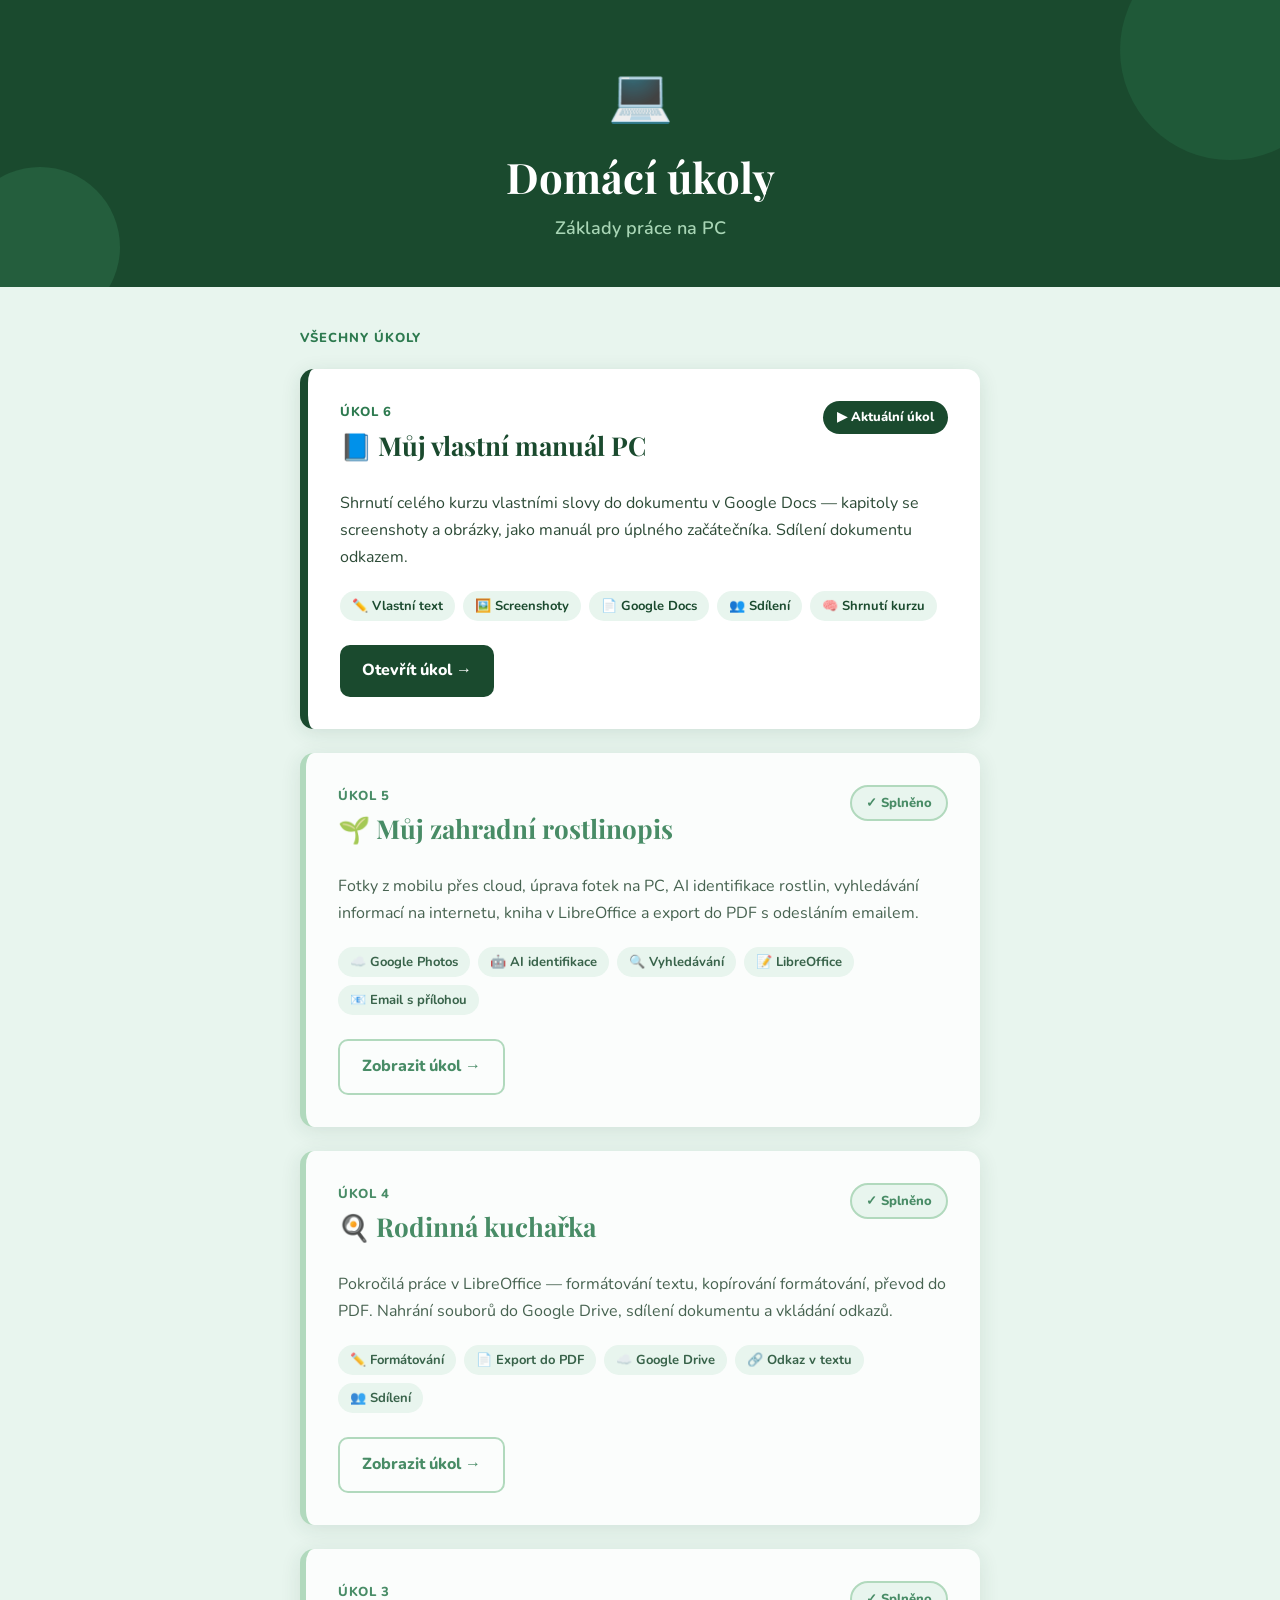
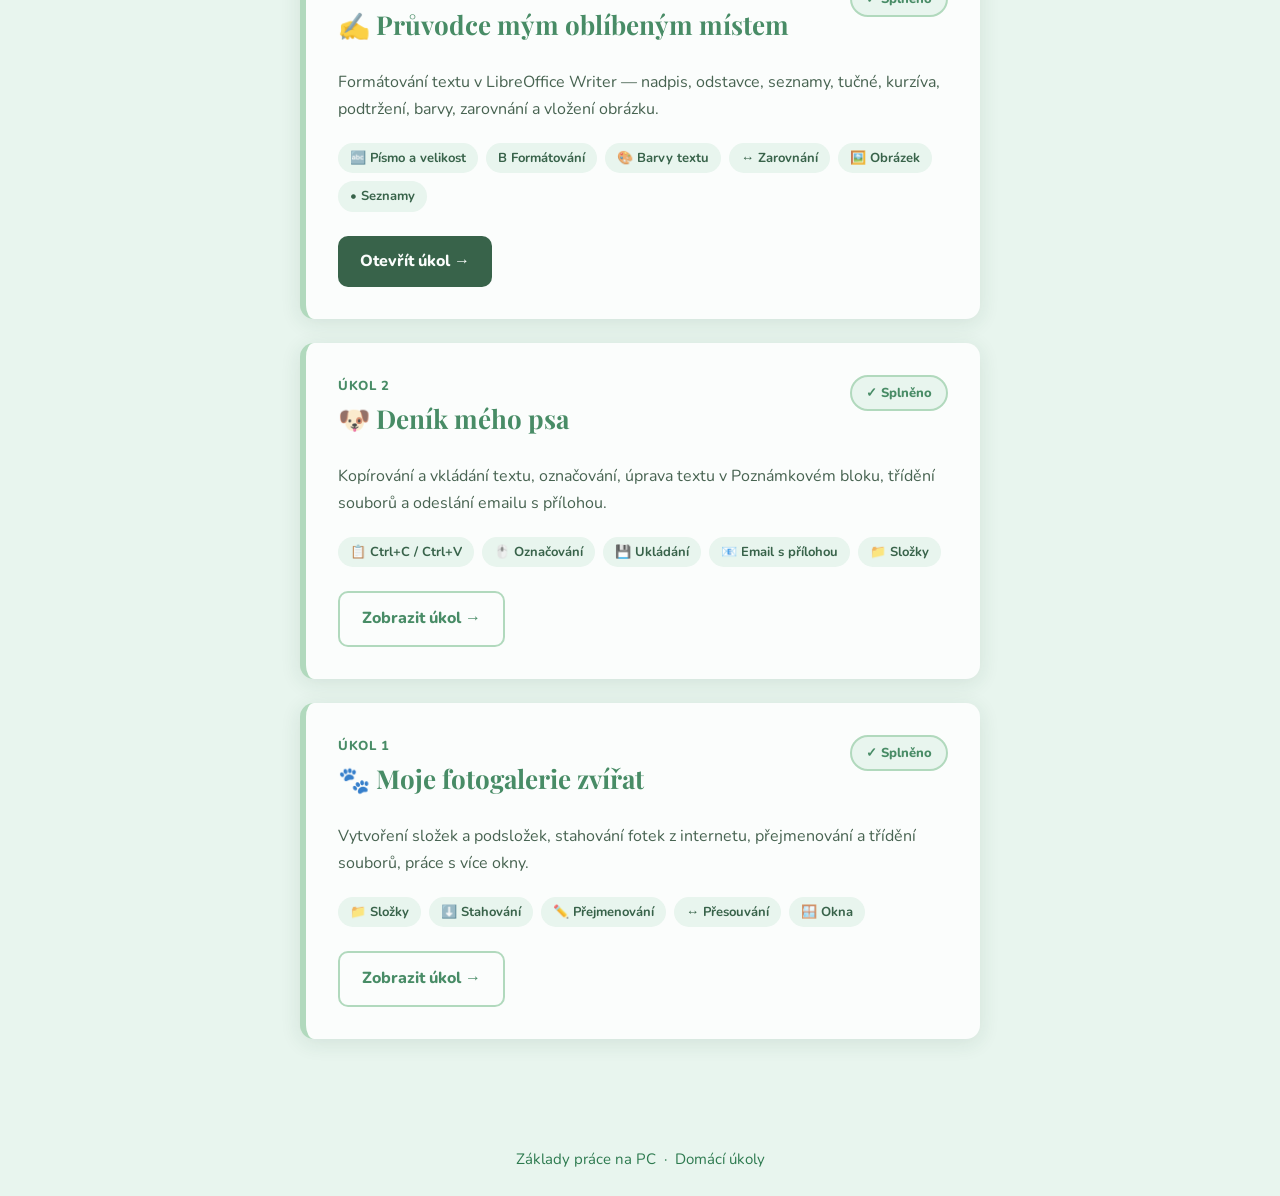
<file: index.html>
<!DOCTYPE html>
<html lang="cs">
<head>
  <meta charset="UTF-8" />
  <meta name="viewport" content="width=device-width, initial-scale=1.0" />
  <title>Základy práce na PC – Domácí úkoly</title>
  <link href="https://fonts.googleapis.com/css2?family=Nunito:wght@400;600;700;800&family=Playfair+Display:wght@700&display=swap" rel="stylesheet" />
  <link rel="stylesheet" href="style.css" />
</head>
<body class="hub">

<header>
  <span class="header-emoji">💻</span>
  <h1>Domácí úkoly</h1>
  <p class="subtitle">Základy práce na PC</p>
</header>

<main>

  <p class="section-label">Všechny úkoly</p>

   <!-- ÚKOL 6 – aktivní -->
  <a class="ukol-card active-card" href="ukol6/index.html">
    <div class="card-top">
      <div>
        <div class="card-num">Úkol 6</div>
        <h2>📘 Můj vlastní manuál PC</h2>
      </div>
      <span class="badge active">▶ Aktuální úkol</span>
    </div>
    <p>Shrnutí celého kurzu vlastními slovy do dokumentu v Google Docs — kapitoly se screenshoty a obrázky, jako manuál pro úplného začátečníka. Sdílení dokumentu odkazem.</p>
    <div class="tags">
      <span class="tag">✏️ Vlastní text</span>
      <span class="tag">🖼️ Screenshoty</span>
      <span class="tag">📄 Google Docs</span>
      <span class="tag">👥 Sdílení</span>
      <span class="tag">🧠 Shrnutí kurzu</span>
    </div>
    <span class="cta">Otevřít úkol →</span>
  </a>

  <!-- ÚKOL 5 – hotový -->
  <a class="ukol-card done-card" href="ukol5/index.html">
    <div class="card-top">
      <div>
        <div class="card-num">Úkol 5</div>
        <h2>🌱 Můj zahradní rostlinopis</h2>
      </div>
      <span class="badge done">✓ Splněno</span>
    </div>
    <p>Fotky z mobilu přes cloud, úprava fotek na PC, AI identifikace rostlin, vyhledávání informací na internetu, kniha v LibreOffice a export do PDF s odesláním emailem.</p>
    <div class="tags">
      <span class="tag">☁️ Google Photos</span>
      <span class="tag">🤖 AI identifikace</span>
      <span class="tag">🔍 Vyhledávání</span>
      <span class="tag">📝 LibreOffice</span>
      <span class="tag">📧 Email s přílohou</span>
    </div>
    <span class="cta secondary">Zobrazit úkol →</span>
  </a>

  <!-- ÚKOL 4 – hotový -->
  <a class="ukol-card done-card" href="ukol4/index.html">
    <div class="card-top">
      <div>
        <div class="card-num">Úkol 4</div>
        <h2>🍳 Rodinná kuchařka</h2>
      </div>
      <span class="badge done">✓ Splněno</span>
    </div>
    <p>Pokročilá práce v LibreOffice — formátování textu, kopírování formátování, převod do PDF. Nahrání souborů do Google Drive, sdílení dokumentu a vkládání odkazů.</p>
    <div class="tags">
      <span class="tag">✏️ Formátování</span>
      <span class="tag">📄 Export do PDF</span>
      <span class="tag">☁️ Google Drive</span>
      <span class="tag">🔗 Odkaz v textu</span>
      <span class="tag">👥 Sdílení</span>
    </div>
    <span class="cta secondary">Zobrazit úkol →</span>
  </a>


  <!-- ÚKOL 3 – hotový -->
  <a class="ukol-card done-card" href="ukol3/index.html">
    <div class="card-top">
      <div>
        <div class="card-num">Úkol 3</div>
        <h2>✍️ Průvodce mým oblíbeným místem</h2>
      </div>
      <span class="badge done">✓ Splněno</span>
    </div>
    <p>Formátování textu v LibreOffice Writer — nadpis, odstavce, seznamy, tučné, kurzíva, podtržení, barvy, zarovnání a vložení obrázku.</p>
    <div class="tags">
      <span class="tag">🔤 Písmo a velikost</span>
      <span class="tag"><strong>B</strong> Formátování</span>
      <span class="tag">🎨 Barvy textu</span>
      <span class="tag">↔️ Zarovnání</span>
      <span class="tag">🖼️ Obrázek</span>
      <span class="tag">• Seznamy</span>
    </div>
    <span class="cta">Otevřít úkol →</span>
  </a>

  <!-- ÚKOL 2 – hotový -->
  <a class="ukol-card done-card" href="ukol2/index.html">
    <div class="card-top">
      <div>
        <div class="card-num">Úkol 2</div>
        <h2>🐶 Deník mého psa</h2>
      </div>
      <span class="badge done">✓ Splněno</span>
    </div>
    <p>Kopírování a vkládání textu, označování, úprava textu v Poznámkovém bloku, třídění souborů a odeslání emailu s přílohou.</p>
    <div class="tags">
      <span class="tag">📋 Ctrl+C / Ctrl+V</span>
      <span class="tag">🖱️ Označování</span>
      <span class="tag">💾 Ukládání</span>
      <span class="tag">📧 Email s přílohou</span>
      <span class="tag">📁 Složky</span>
    </div>
    <span class="cta secondary">Zobrazit úkol →</span>
  </a>

  <!-- ÚKOL 1 – hotový -->
  <a class="ukol-card done-card" href="ukol1/index.html">
    <div class="card-top">
      <div>
        <div class="card-num">Úkol 1</div>
        <h2>🐾 Moje fotogalerie zvířat</h2>
      </div>
      <span class="badge done">✓ Splněno</span>
    </div>
    <p>Vytvoření složek a podsložek, stahování fotek z internetu, přejmenování a třídění souborů, práce s více okny.</p>
    <div class="tags">
      <span class="tag">📁 Složky</span>
      <span class="tag">⬇️ Stahování</span>
      <span class="tag">✏️ Přejmenování</span>
      <span class="tag">↔️ Přesouvání</span>
      <span class="tag">🪟 Okna</span>
    </div>
    <span class="cta secondary">Zobrazit úkol →</span>
  </a>

</main>

<footer>
  Základy práce na PC &nbsp;·&nbsp; Domácí úkoly
</footer>

</body>
</html>
</file>
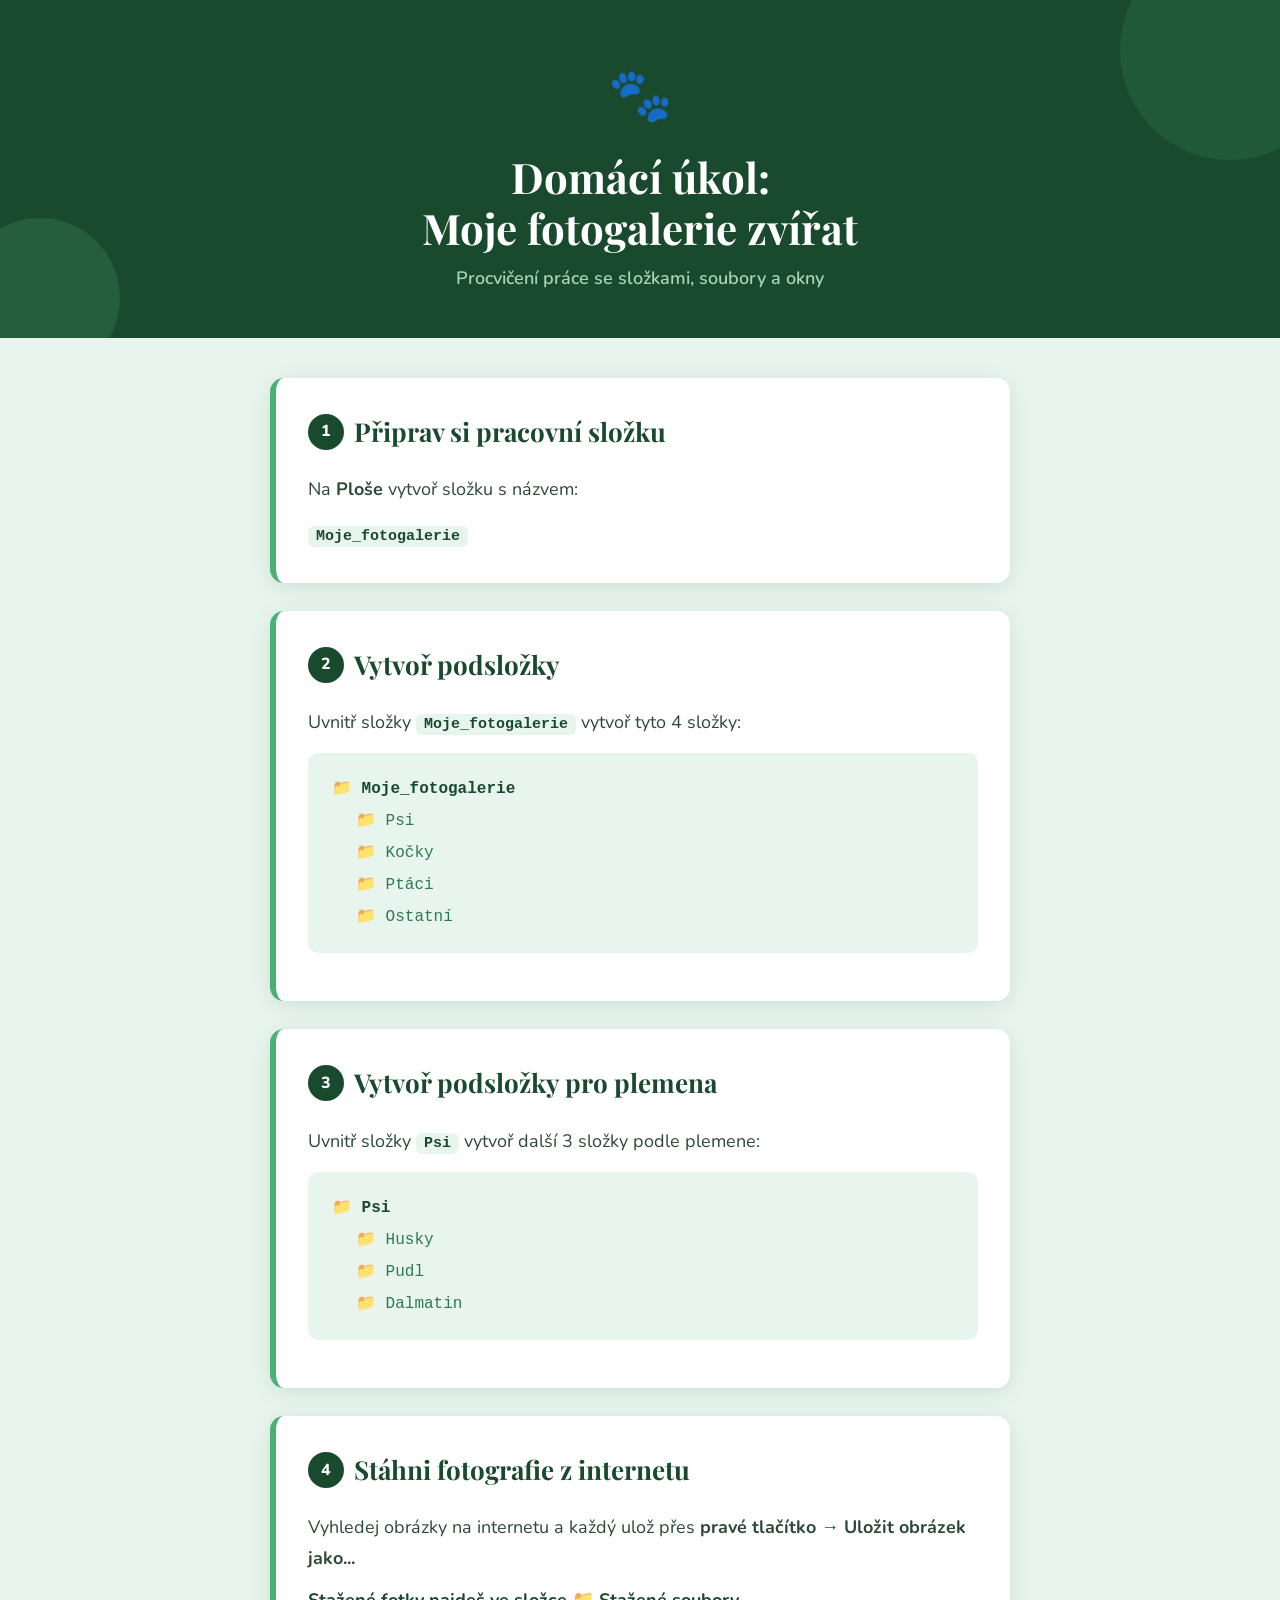
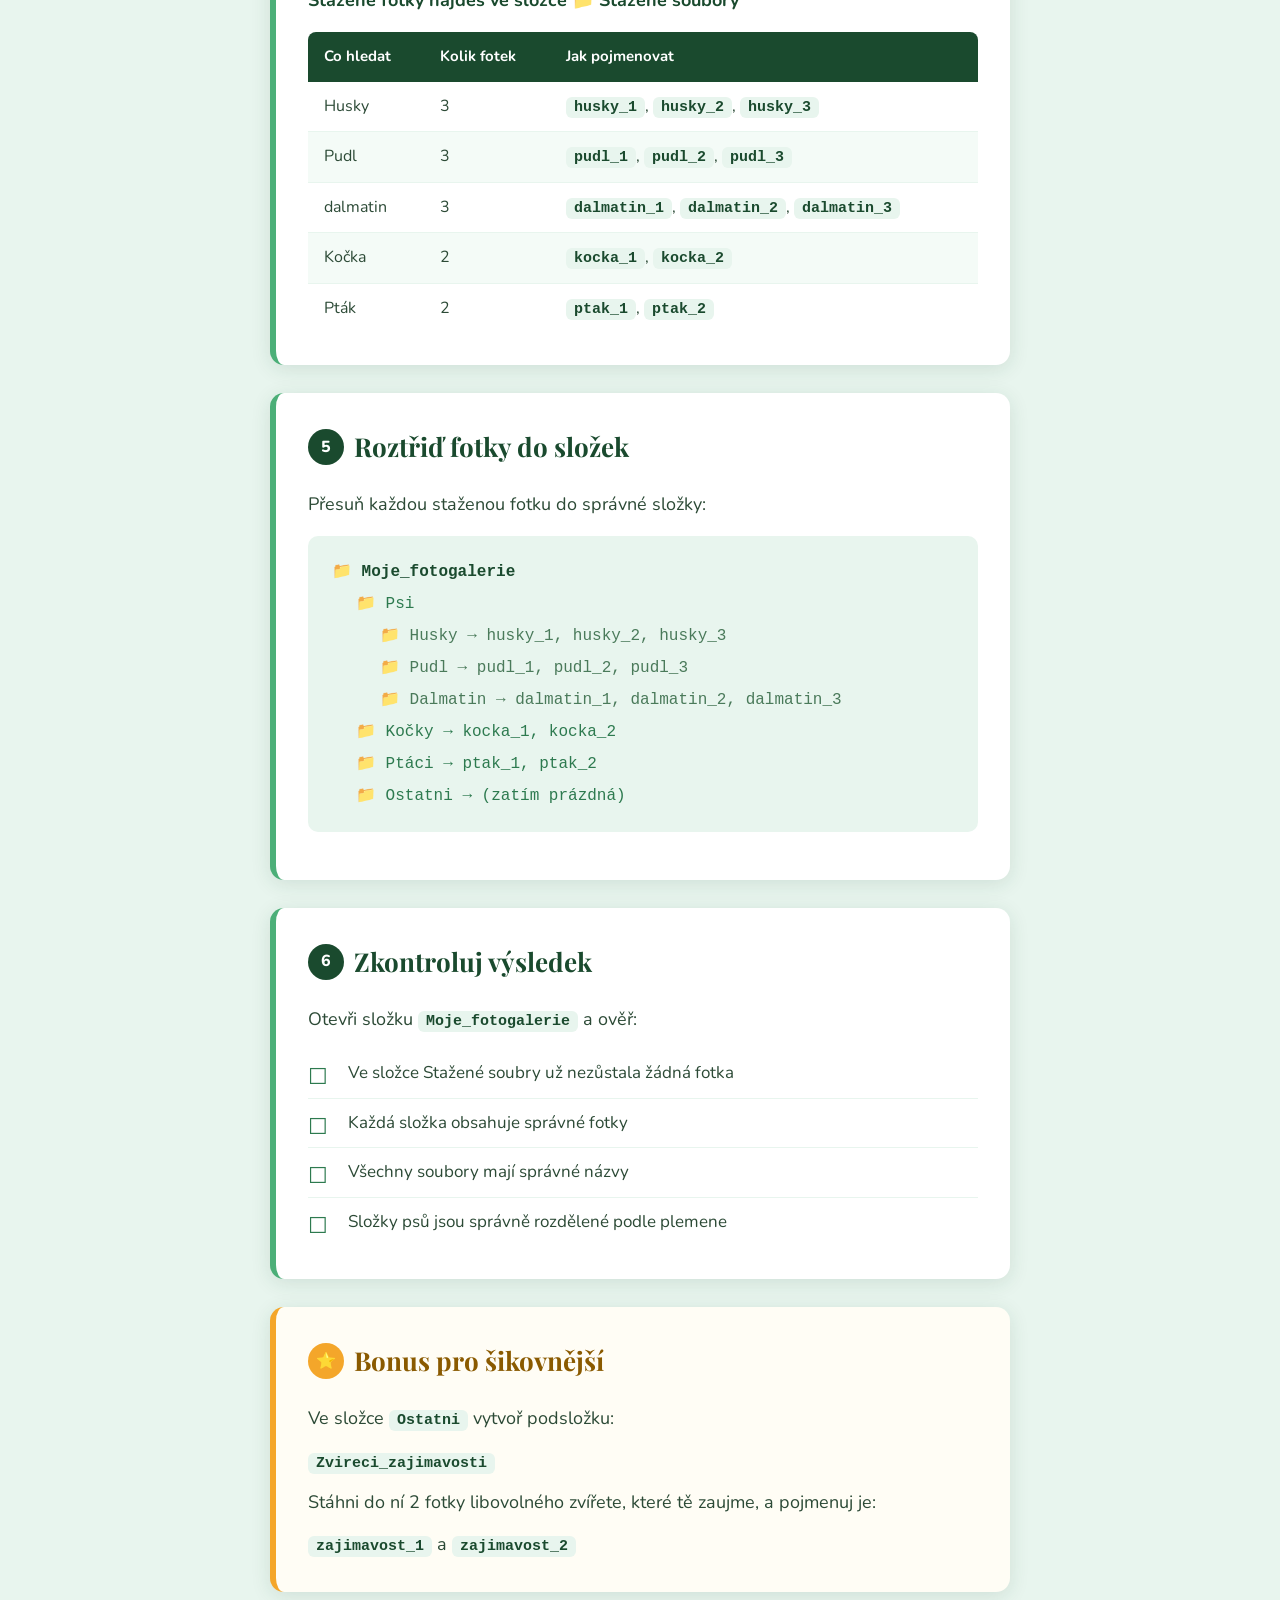
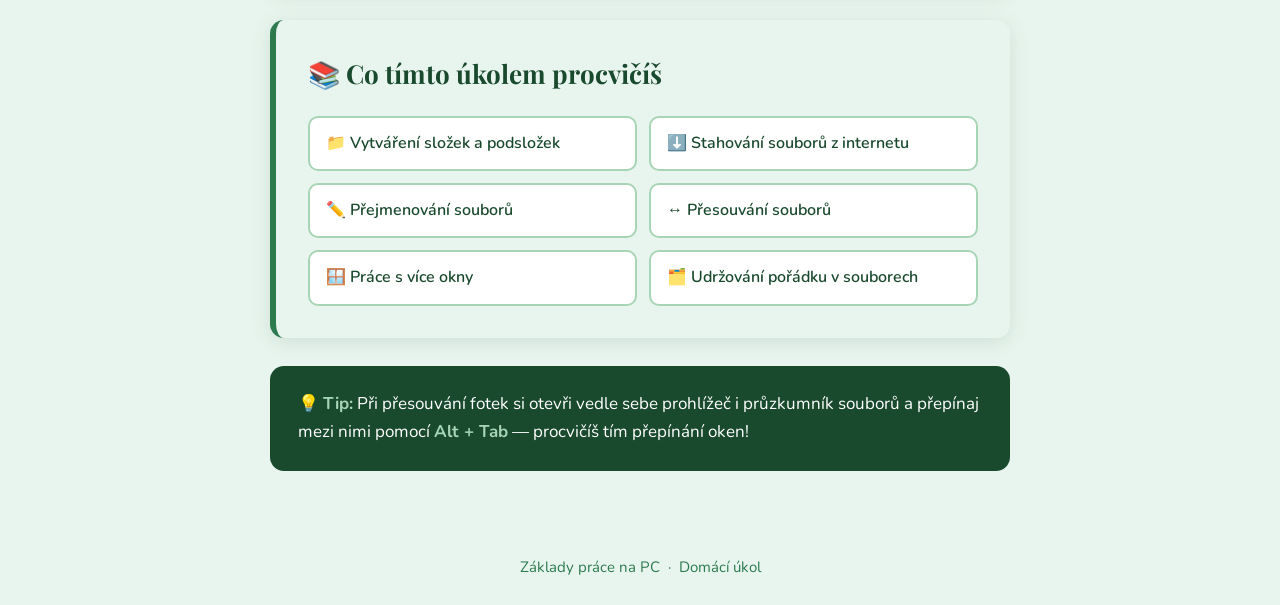
<file: ukol1/index.html>
<!DOCTYPE html>
<html lang="cs">
<head>
  <meta charset="UTF-8" />
  <meta name="viewport" content="width=device-width, initial-scale=1.0" />
  <title>Domácí úkol – Moje fotogalerie zvířat</title>
  <link href="https://fonts.googleapis.com/css2?family=Nunito:wght@400;600;700;800&family=Playfair+Display:wght@700&display=swap" rel="stylesheet" />
  <link rel="stylesheet" href="../style.css">
</head>
<body>

<header>
  <span class="header-emoji">🐾</span>
  <h1>Domácí úkol:<br>Moje fotogalerie zvířat</h1>
  <p class="subtitle">Procvičení práce se složkami, soubory a okny</p>
</header>

<main>

  <!-- Zadání -->
  <div class="card">
    <h2><span class="step-num">1</span>Připrav si pracovní složku</h2>
    <p>Na <strong>Ploše</strong> vytvoř složku s názvem:</p>
    <p style="margin-top:12px; font-size:20px;"><code>Moje_fotogalerie</code></p>
  </div>

  <div class="card">
    <h2><span class="step-num">2</span>Vytvoř podsložky</h2>
    <p>Uvnitř složky <code>Moje_fotogalerie</code> vytvoř tyto 4 složky:</p>
    <div class="folder-tree">
      <div class="folder">📁 Moje_fotogalerie</div>
      <div class="sub">📁 Psi</div>
      <div class="sub">📁 Kočky</div>
      <div class="sub">📁 Ptáci</div>
      <div class="sub">📁 Ostatní</div>
    </div>
  </div>

  <div class="card">
    <h2><span class="step-num">3</span>Vytvoř podsložky pro plemena</h2>
    <p>Uvnitř složky <code>Psi</code> vytvoř další 3 složky podle plemene:</p>
    <div class="folder-tree">
      <div class="folder">📁 Psi</div>
      <div class="sub">📁 Husky</div>
      <div class="sub">📁 Pudl</div>
      <div class="sub">📁 Dalmatin</div>
    </div>
  </div>

  <div class="card">
    <h2><span class="step-num">4</span>Stáhni fotografie z internetu</h2>
    <p>Vyhledej obrázky na internetu a každý ulož přes <strong>pravé tlačítko → Uložit obrázek jako...</strong></p>
    <p style="margin: 12px 0 16px; font-weight: 700; color: var(--green-dark);">Stažené fotky najdeš ve složce 📁 Stažené soubory</p>

    <table class="photo-table">
      <thead>
        <tr>
          <th>Co hledat</th>
          <th>Kolik fotek</th>
          <th>Jak pojmenovat</th>
        </tr>
      </thead>
      <tbody>
        <tr>
          <td data-label="Co hledat">Husky</td>
          <td data-label="Kolik fotek">3</td>
          <td data-label="Jak pojmenovat"><code>husky_1</code>, <code>husky_2</code>, <code>husky_3</code></td>
        </tr>
        <tr>
          <td data-label="Co hledat">Pudl</td>
          <td data-label="Kolik fotek">3</td>
          <td data-label="Jak pojmenovat"><code>pudl_1</code>, <code>pudl_2</code>, <code>pudl_3</code></td>
        </tr>
        <tr>
          <td data-label="Co hledat">dalmatin</td>
          <td data-label="Kolik fotek">3</td>
          <td data-label="Jak pojmenovat"><code>dalmatin_1</code>, <code>dalmatin_2</code>, <code>dalmatin_3</code></td>
        </tr>
        <tr>
          <td data-label="Co hledat">Kočka</td>
          <td data-label="Kolik fotek">2</td>
          <td data-label="Jak pojmenovat"><code>kocka_1</code>, <code>kocka_2</code></td>
        </tr>
        <tr>
          <td data-label="Co hledat">Pták</td>
          <td data-label="Kolik fotek">2</td>
          <td data-label="Jak pojmenovat"><code>ptak_1</code>, <code>ptak_2</code></td>
        </tr>
      </tbody>
    </table>
  </div>

  <div class="card">
    <h2><span class="step-num">5</span>Roztřiď fotky do složek</h2>
    <p>Přesuň každou staženou fotku do správné složky:</p>
    <div class="folder-tree" style="margin-top:16px;">
      <div class="folder">📁 Moje_fotogalerie</div>
      <div class="sub">📁 Psi</div>
      <div class="subsub">📁 Husky → husky_1, husky_2, husky_3</div>
      <div class="subsub">📁 Pudl → pudl_1, pudl_2, pudl_3</div>
      <div class="subsub">📁 Dalmatin → dalmatin_1, dalmatin_2, dalmatin_3</div>
      <div class="sub">📁 Kočky → kocka_1, kocka_2</div>
      <div class="sub">📁 Ptáci → ptak_1, ptak_2</div>
      <div class="sub">📁 Ostatni → (zatím prázdná)</div>
    </div>
  </div>

  <div class="card">
    <h2><span class="step-num">6</span>Zkontroluj výsledek</h2>
    <p>Otevři složku <code>Moje_fotogalerie</code> a ověř:</p>
    <ul class="checklist" style="margin-top:14px;">
      <li>Ve složce Stažené soubry už nezůstala žádná fotka</li>
      <li>Každá složka obsahuje správné fotky</li>
      <li>Všechny soubory mají správné názvy</li>
      <li>Složky psů jsou správně rozdělené podle plemene</li>
    </ul>
  </div>

  <!-- BONUS -->
  <div class="card bonus">
    <h2><span class="step-num">⭐</span>Bonus pro šikovnější</h2>
    <p>Ve složce <code>Ostatni</code> vytvoř podsložku:</p>
    <p style="margin: 10px 0;"><code>Zvireci_zajimavosti</code></p>
    <p>Stáhni do ní 2 fotky libovolného zvířete, které tě zaujme, a pojmenuj je:</p>
    <p style="margin-top:10px;"><code>zajimavost_1</code> a <code>zajimavost_2</code></p>
  </div>

  <!-- CO PROCVIČÍŠ -->
  <div class="card skills">
    <h2>📚 Co tímto úkolem procvičíš</h2>
    <div class="skills-grid">
      <div class="skill-pill">📁 Vytváření složek a podsložek</div>
      <div class="skill-pill">⬇️ Stahování souborů z internetu</div>
      <div class="skill-pill">✏️ Přejmenování souborů</div>
      <div class="skill-pill">↔️ Přesouvání souborů</div>
      <div class="skill-pill">🪟 Práce s více okny</div>
      <div class="skill-pill">🗂️ Udržování pořádku v souborech</div>
    </div>
  </div>

  <!-- TIP -->
  <div class="tip-box">
    💡 <strong>Tip:</strong> Při přesouvání fotek si otevři vedle sebe prohlížeč i průzkumník souborů a přepínaj mezi nimi pomocí <strong>Alt + Tab</strong> — procvičíš tím přepínání oken!
  </div>

</main>

<footer>
  Základy práce na PC &nbsp;·&nbsp; Domácí úkol
</footer>

</body>
</html>
</file>
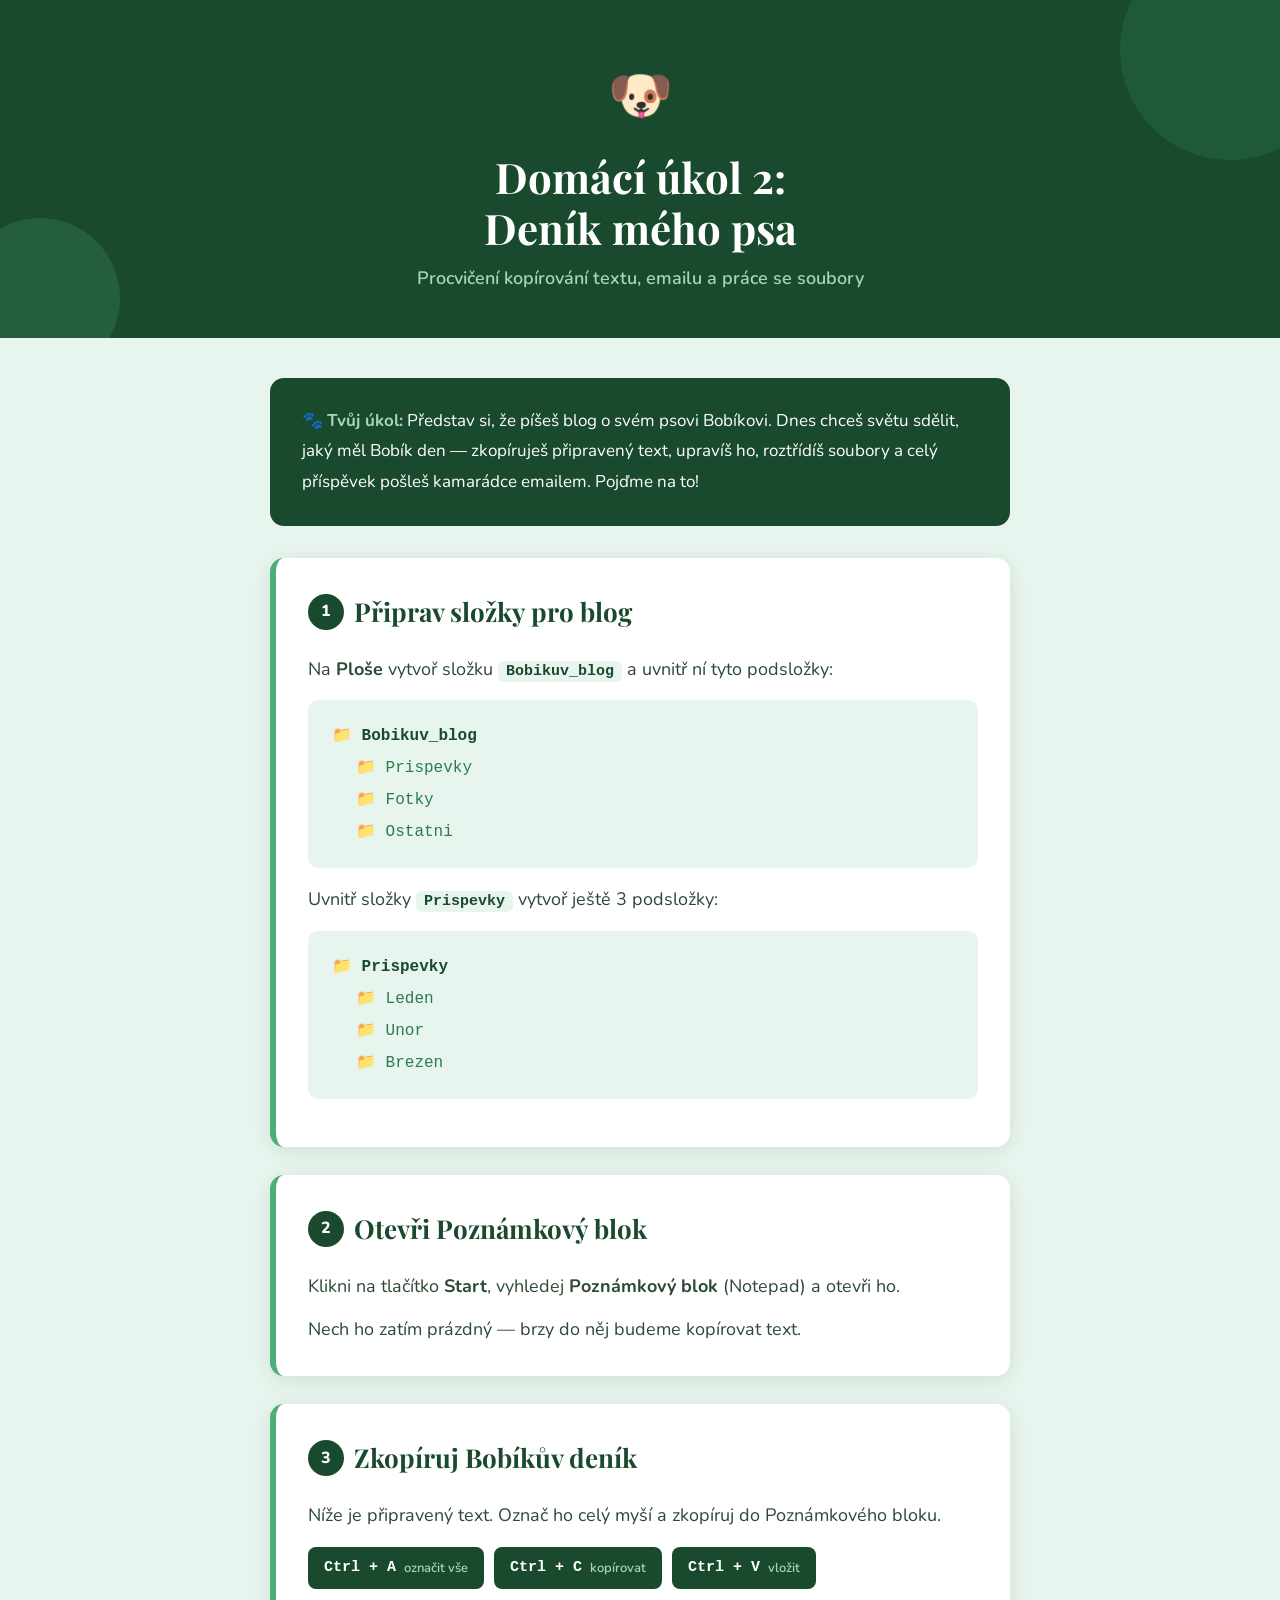
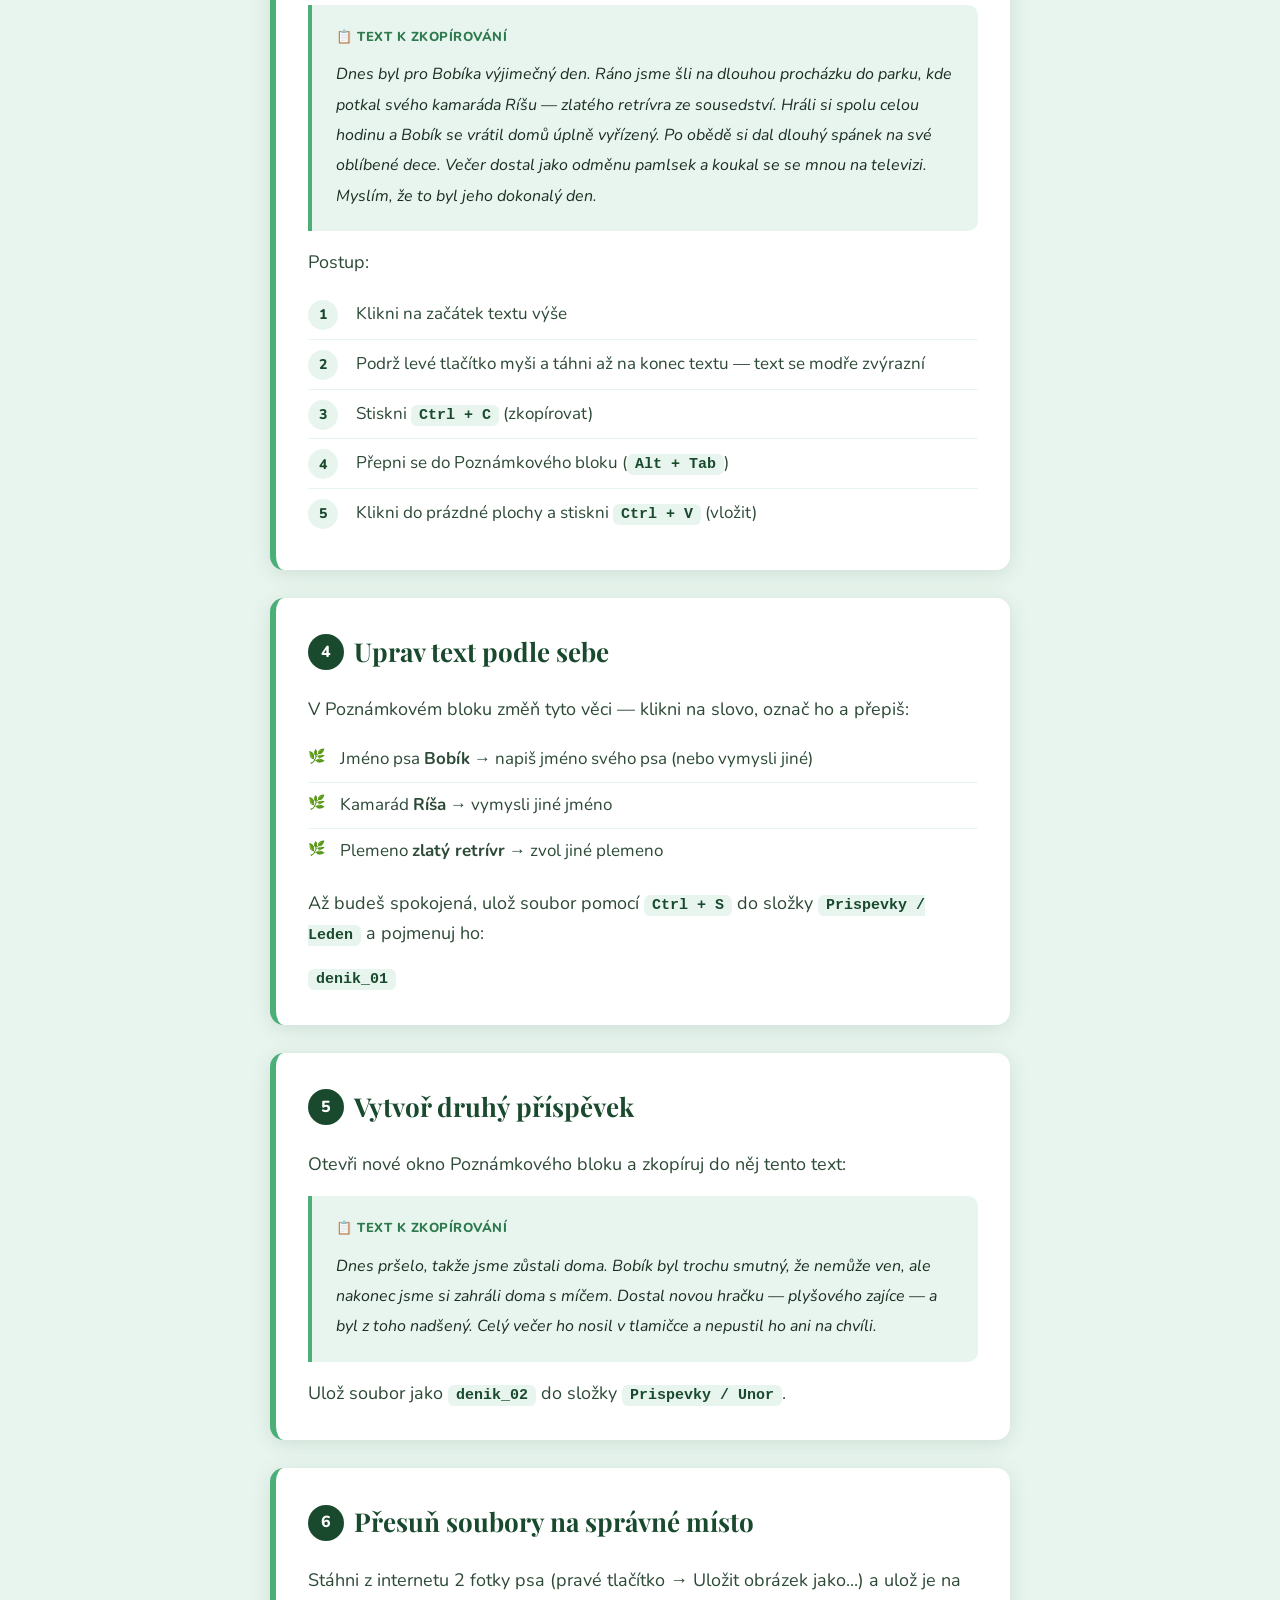
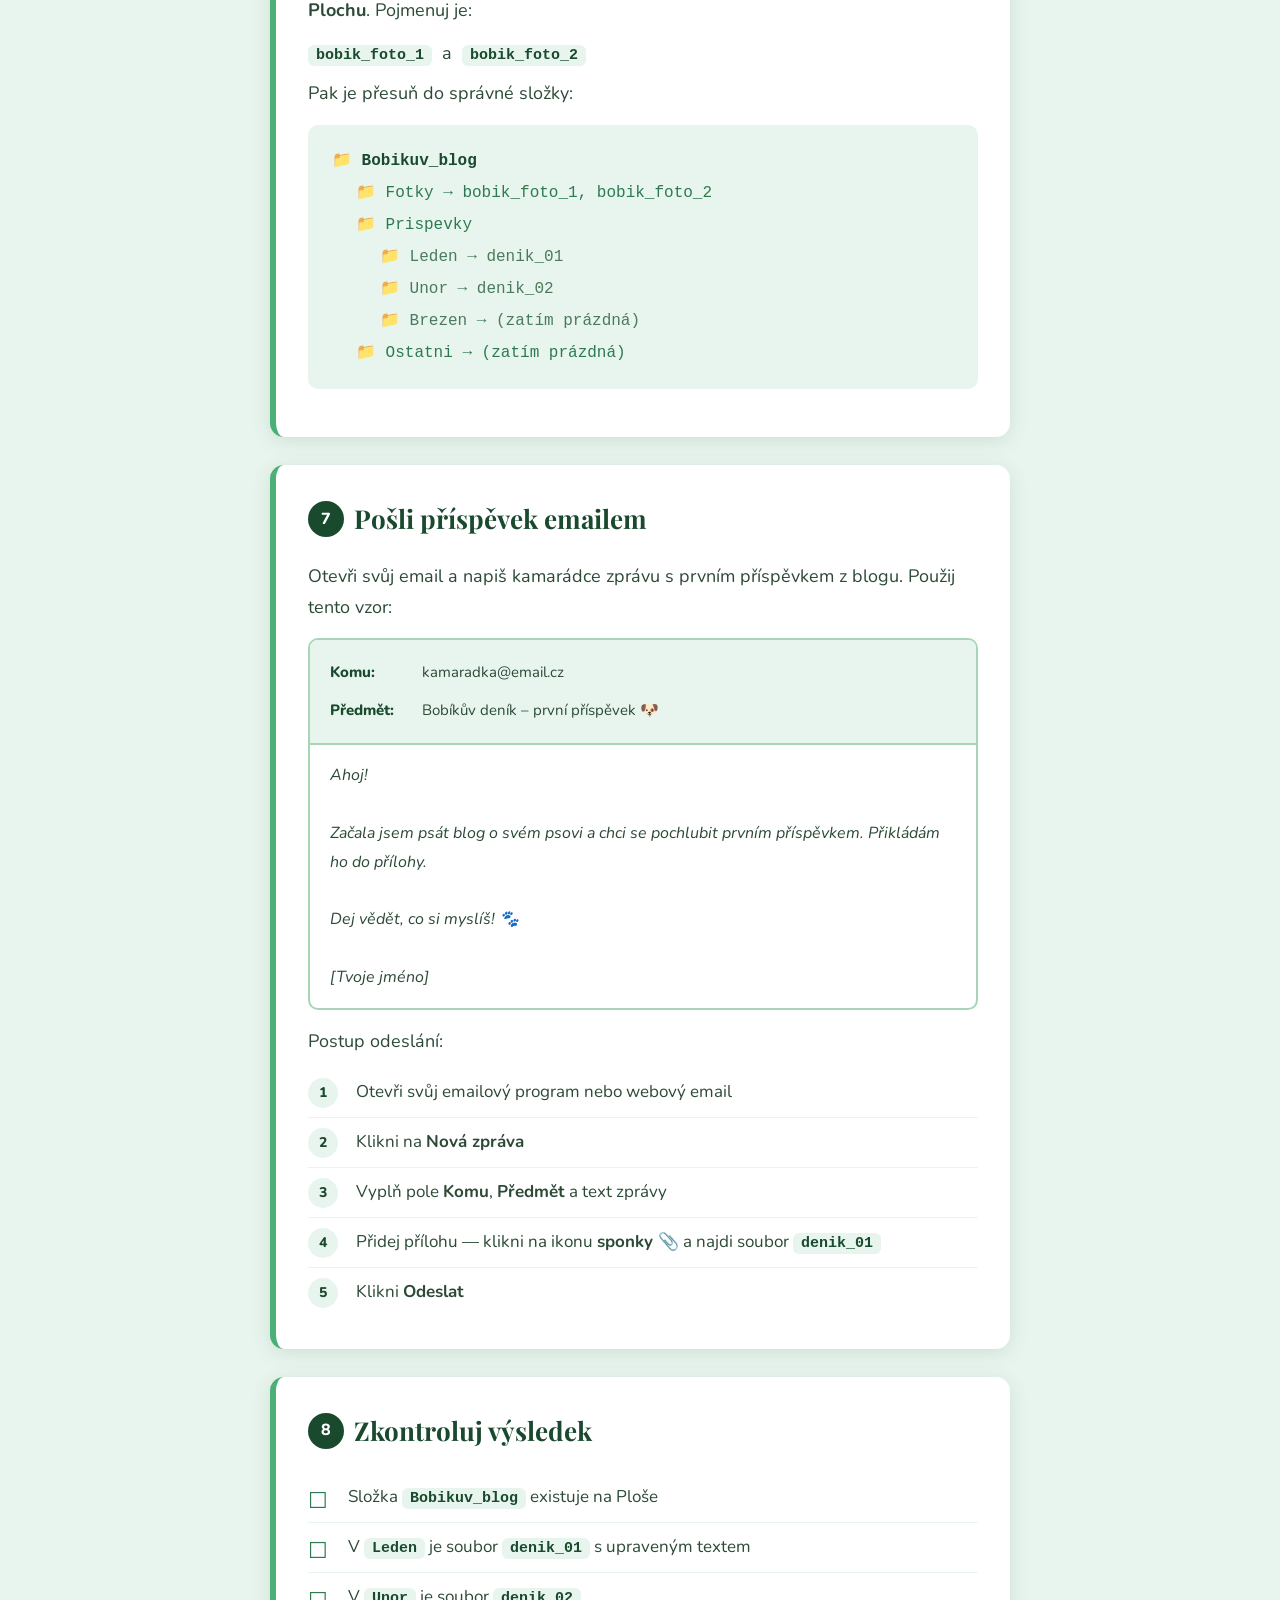
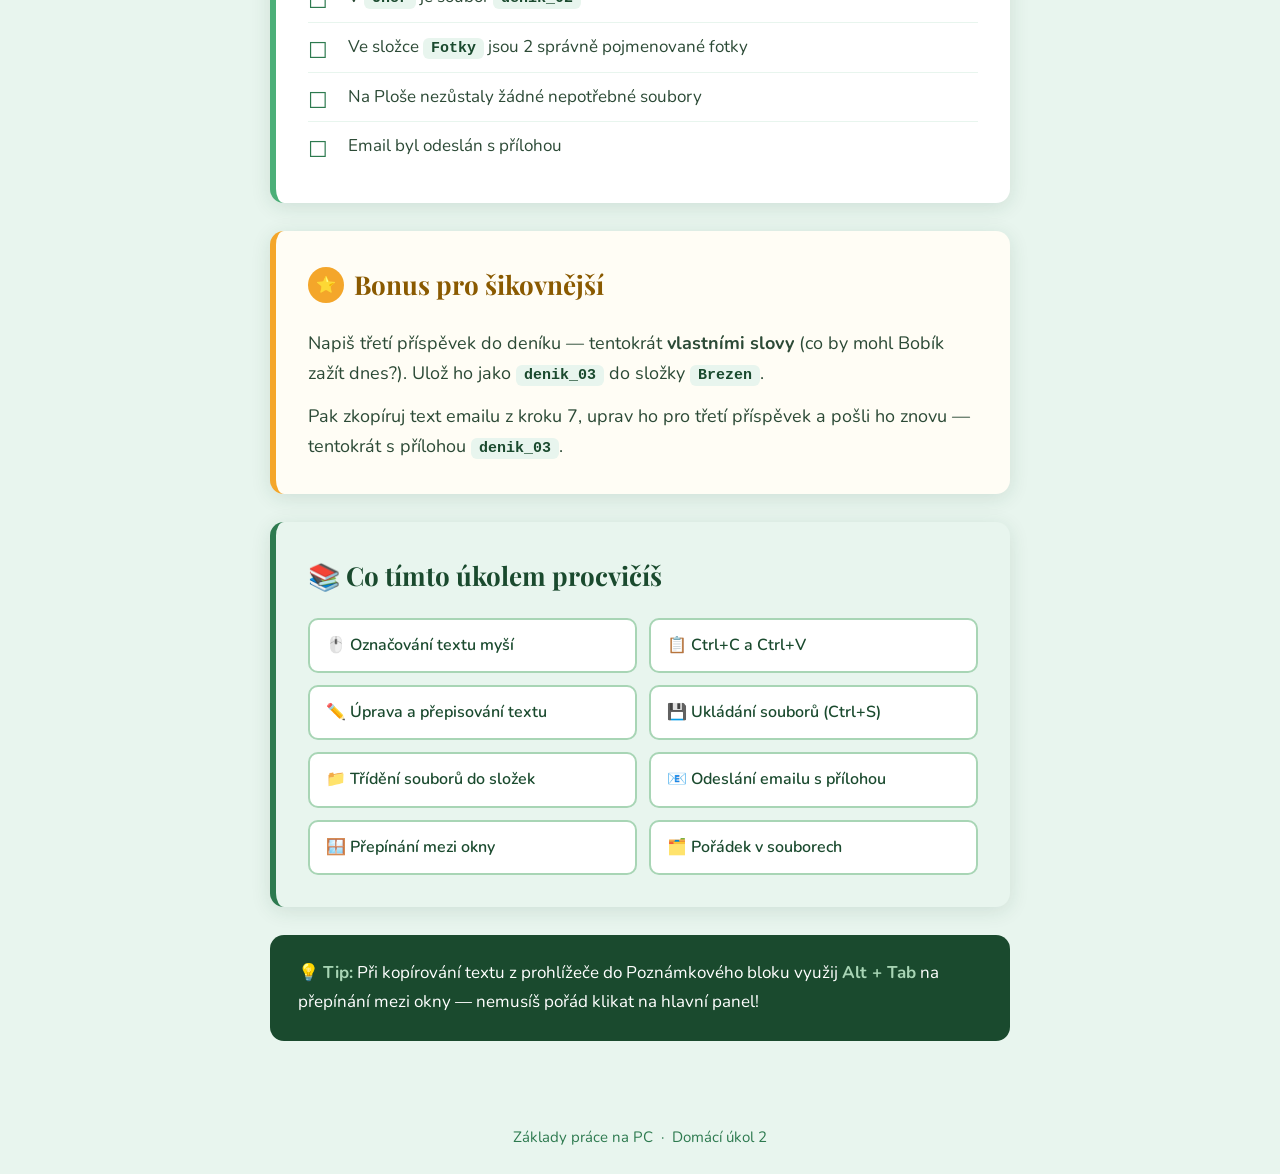
<file: ukol2/index.html>
<!DOCTYPE html>
<html lang="cs">
<head>
  <meta charset="UTF-8" />
  <meta name="viewport" content="width=device-width, initial-scale=1.0" />
  <title>Domácí úkol 2 – Deník mého psa</title>
  <link href="https://fonts.googleapis.com/css2?family=Nunito:wght@400;600;700;800&family=Playfair+Display:wght@700&display=swap" rel="stylesheet" />
    <link rel="stylesheet" href="../style.css">

</head>
<body>

<header>
  <span class="header-emoji">🐶</span>
  <h1>Domácí úkol 2:<br>Deník mého psa</h1>
  <p class="subtitle">Procvičení kopírování textu, emailu a práce se soubory</p>
</header>

<main>

  <!-- PŘÍBĚH -->
  <div class="intro-box">
    🐾 <strong>Tvůj úkol:</strong> Představ si, že píšeš blog o svém psovi Bobíkovi. Dnes chceš světu sdělit, jaký měl Bobík den — zkopíruješ připravený text, upravíš ho, roztřídíš soubory a celý příspěvek pošleš kamarádce emailem. Pojďme na to!
  </div>

  <!-- KROK 1: SLOŽKY -->
  <div class="card">
    <h2><span class="step-num">1</span>Připrav složky pro blog</h2>
    <p>Na <strong>Ploše</strong> vytvoř složku <code>Bobikuv_blog</code> a uvnitř ní tyto podsložky:</p>
    <div class="folder-tree">
      <div class="folder">📁 Bobikuv_blog</div>
      <div class="sub">📁 Prispevky</div>
      <div class="sub">📁 Fotky</div>
      <div class="sub">📁 Ostatni</div>
    </div>
    <p>Uvnitř složky <code>Prispevky</code> vytvoř ještě 3 podsložky:</p>
    <div class="folder-tree">
      <div class="folder">📁 Prispevky</div>
      <div class="sub">📁 Leden</div>
      <div class="sub">📁 Unor</div>
      <div class="sub">📁 Brezen</div>
    </div>
  </div>

  <!-- KROK 2: OTEVŘÍT POZNÁMKOVÝ BLOK -->
  <div class="card">
    <h2><span class="step-num">2</span>Otevři Poznámkový blok</h2>
    <p>Klikni na tlačítko <strong>Start</strong>, vyhledej <strong>Poznámkový blok</strong> (Notepad) a otevři ho.</p>
    <p>Nech ho zatím prázdný — brzy do něj budeme kopírovat text.</p>
  </div>

  <!-- KROK 3: KOPÍROVÁNÍ TEXTU -->
  <div class="card">
    <h2><span class="step-num">3</span>Zkopíruj Bobíkův deník</h2>
    <p>Níže je připravený text. Označ ho celý myší a zkopíruj do Poznámkového bloku.</p>

    <div class="shortcut-row">
      <div class="shortcut">Ctrl + A <span>označit vše</span></div>
      <div class="shortcut">Ctrl + C <span>kopírovat</span></div>
      <div class="shortcut">Ctrl + V <span>vložit</span></div>
    </div>

    <div class="text-block">
      <span class="text-label">📋 Text k zkopírování</span>
      Dnes byl pro Bobíka výjimečný den. Ráno jsme šli na dlouhou procházku do parku, kde potkal svého kamaráda Ríšu — zlatého retrívra ze sousedství. Hráli si spolu celou hodinu a Bobík se vrátil domů úplně vyřízený. Po obědě si dal dlouhý spánek na své oblíbené dece. Večer dostal jako odměnu pamlsek a koukal se se mnou na televizi. Myslím, že to byl jeho dokonalý den.
    </div>

    <p>Postup:</p>
    <ol>
      <li>Klikni na začátek textu výše</li>
      <li>Podrž levé tlačítko myši a táhni až na konec textu — text se modře zvýrazní</li>
      <li>Stiskni <code>Ctrl + C</code> (zkopírovat)</li>
      <li>Přepni se do Poznámkového bloku (<code>Alt + Tab</code>)</li>
      <li>Klikni do prázdné plochy a stiskni <code>Ctrl + V</code> (vložit)</li>
    </ol>
  </div>

  <!-- KROK 4: ÚPRAVA TEXTU -->
  <div class="card">
    <h2><span class="step-num">4</span>Uprav text podle sebe</h2>
    <p>V Poznámkovém bloku změň tyto věci — klikni na slovo, označ ho a přepiš:</p>
    <ul>
      <li>Jméno psa <strong>Bobík</strong> → napiš jméno svého psa (nebo vymysli jiné)</li>
      <li>Kamarád <strong>Ríša</strong> → vymysli jiné jméno</li>
      <li>Plemeno <strong>zlatý retrívr</strong> → zvol jiné plemeno</li>
    </ul>
    <p style="margin-top: 14px;">Až budeš spokojená, ulož soubor pomocí <code>Ctrl + S</code> do složky <code>Prispevky / Leden</code> a pojmenuj ho:</p>
    <p style="margin-top: 8px; font-size: 19px;"><code>denik_01</code></p>
  </div>

  <!-- KROK 5: DRUHÝ PŘÍSPĚVEK -->
  <div class="card">
    <h2><span class="step-num">5</span>Vytvoř druhý příspěvek</h2>
    <p>Otevři nové okno Poznámkového bloku a zkopíruj do něj tento text:</p>

    <div class="text-block">
      <span class="text-label">📋 Text k zkopírování</span>
      Dnes pršelo, takže jsme zůstali doma. Bobík byl trochu smutný, že nemůže ven, ale nakonec jsme si zahráli doma s míčem. Dostal novou hračku — plyšového zajíce — a byl z toho nadšený. Celý večer ho nosil v tlamičce a nepustil ho ani na chvíli.
    </div>

    <p>Ulož soubor jako <code>denik_02</code> do složky <code>Prispevky / Unor</code>.</p>
  </div>

  <!-- KROK 6: PŘESUNUTÍ SOUBORU -->
  <div class="card">
    <h2><span class="step-num">6</span>Přesuň soubory na správné místo</h2>
    <p>Stáhni z internetu 2 fotky psa (pravé tlačítko → Uložit obrázek jako...) a ulož je na <strong>Plochu</strong>. Pojmenuj je:</p>
    <p style="margin: 10px 0;"><code>bobik_foto_1</code> &nbsp;a&nbsp; <code>bobik_foto_2</code></p>
    <p>Pak je přesuň do správné složky:</p>
    <div class="folder-tree">
      <div class="folder">📁 Bobikuv_blog</div>
      <div class="sub">📁 Fotky → bobik_foto_1, bobik_foto_2</div>
      <div class="sub">📁 Prispevky</div>
      <div class="subsub">📁 Leden → denik_01</div>
      <div class="subsub">📁 Unor → denik_02</div>
      <div class="subsub">📁 Brezen → (zatím prázdná)</div>
      <div class="sub">📁 Ostatni → (zatím prázdná)</div>
    </div>
  </div>

  <!-- KROK 7: EMAIL -->
  <div class="card">
    <h2><span class="step-num">7</span>Pošli příspěvek emailem</h2>
    <p>Otevři svůj email a napiš kamarádce zprávu s prvním příspěvkem z blogu. Použij tento vzor:</p>

    <div class="email-preview">
      <div class="email-header">
        <div class="email-row">
          <span class="label">Komu:</span>
          <span>kamaradka@email.cz</span>
        </div>
        <div class="email-row">
          <span class="label">Předmět:</span>
          <span>Bobíkův deník – první příspěvek 🐶</span>
        </div>
      </div>
      <div class="email-body">
        Ahoj!<br><br>
        Začala jsem psát blog o svém psovi a chci se pochlubit prvním příspěvkem. Přikládám ho do přílohy.<br><br>
        Dej vědět, co si myslíš! 🐾<br><br>
        [Tvoje jméno]
      </div>
    </div>

    <p>Postup odeslání:</p>
    <ol>
      <li>Otevři svůj emailový program nebo webový email</li>
      <li>Klikni na <strong>Nová zpráva</strong></li>
      <li>Vyplň pole <strong>Komu</strong>, <strong>Předmět</strong> a text zprávy</li>
      <li>Přidej přílohu — klikni na ikonu <strong>sponky 📎</strong> a najdi soubor <code>denik_01</code></li>
      <li>Klikni <strong>Odeslat</strong></li>
    </ol>
  </div>

  <!-- KROK 8: KONTROLA -->
  <div class="card">
    <h2><span class="step-num">8</span>Zkontroluj výsledek</h2>
    <ul class="checklist">
      <li>Složka <code>Bobikuv_blog</code> existuje na Ploše</li>
      <li>V <code>Leden</code> je soubor <code>denik_01</code> s upraveným textem</li>
      <li>V <code>Unor</code> je soubor <code>denik_02</code></li>
      <li>Ve složce <code>Fotky</code> jsou 2 správně pojmenované fotky</li>
      <li>Na Ploše nezůstaly žádné nepotřebné soubory</li>
      <li>Email byl odeslán s přílohou</li>
    </ul>
  </div>

  <!-- BONUS -->
  <div class="card bonus">
    <h2><span class="step-num">⭐</span>Bonus pro šikovnější</h2>
    <p>Napiš třetí příspěvek do deníku — tentokrát <strong>vlastními slovy</strong> (co by mohl Bobík zažít dnes?). Ulož ho jako <code>denik_03</code> do složky <code>Brezen</code>.</p>
    <p style="margin-top: 12px;">Pak zkopíruj text emailu z kroku 7, uprav ho pro třetí příspěvek a pošli ho znovu — tentokrát s přílohou <code>denik_03</code>.</p>
  </div>

  <!-- CO PROCVIČÍŠ -->
  <div class="card skills">
    <h2>📚 Co tímto úkolem procvičíš</h2>
    <div class="skills-grid">
      <div class="skill-pill">🖱️ Označování textu myší</div>
      <div class="skill-pill">📋 Ctrl+C a Ctrl+V</div>
      <div class="skill-pill">✏️ Úprava a přepisování textu</div>
      <div class="skill-pill">💾 Ukládání souborů (Ctrl+S)</div>
      <div class="skill-pill">📁 Třídění souborů do složek</div>
      <div class="skill-pill">📧 Odeslání emailu s přílohou</div>
      <div class="skill-pill">🪟 Přepínání mezi okny</div>
      <div class="skill-pill">🗂️ Pořádek v souborech</div>
    </div>
  </div>

  <!-- TIP -->
  <div class="tip-box">
    💡 <strong>Tip:</strong> Při kopírování textu z prohlížeče do Poznámkového bloku využij <strong>Alt + Tab</strong> na přepínání mezi okny — nemusíš pořád klikat na hlavní panel!
  </div>

</main>

<footer>
  Základy práce na PC &nbsp;·&nbsp; Domácí úkol 2
</footer>

</body>
</html>
</file>
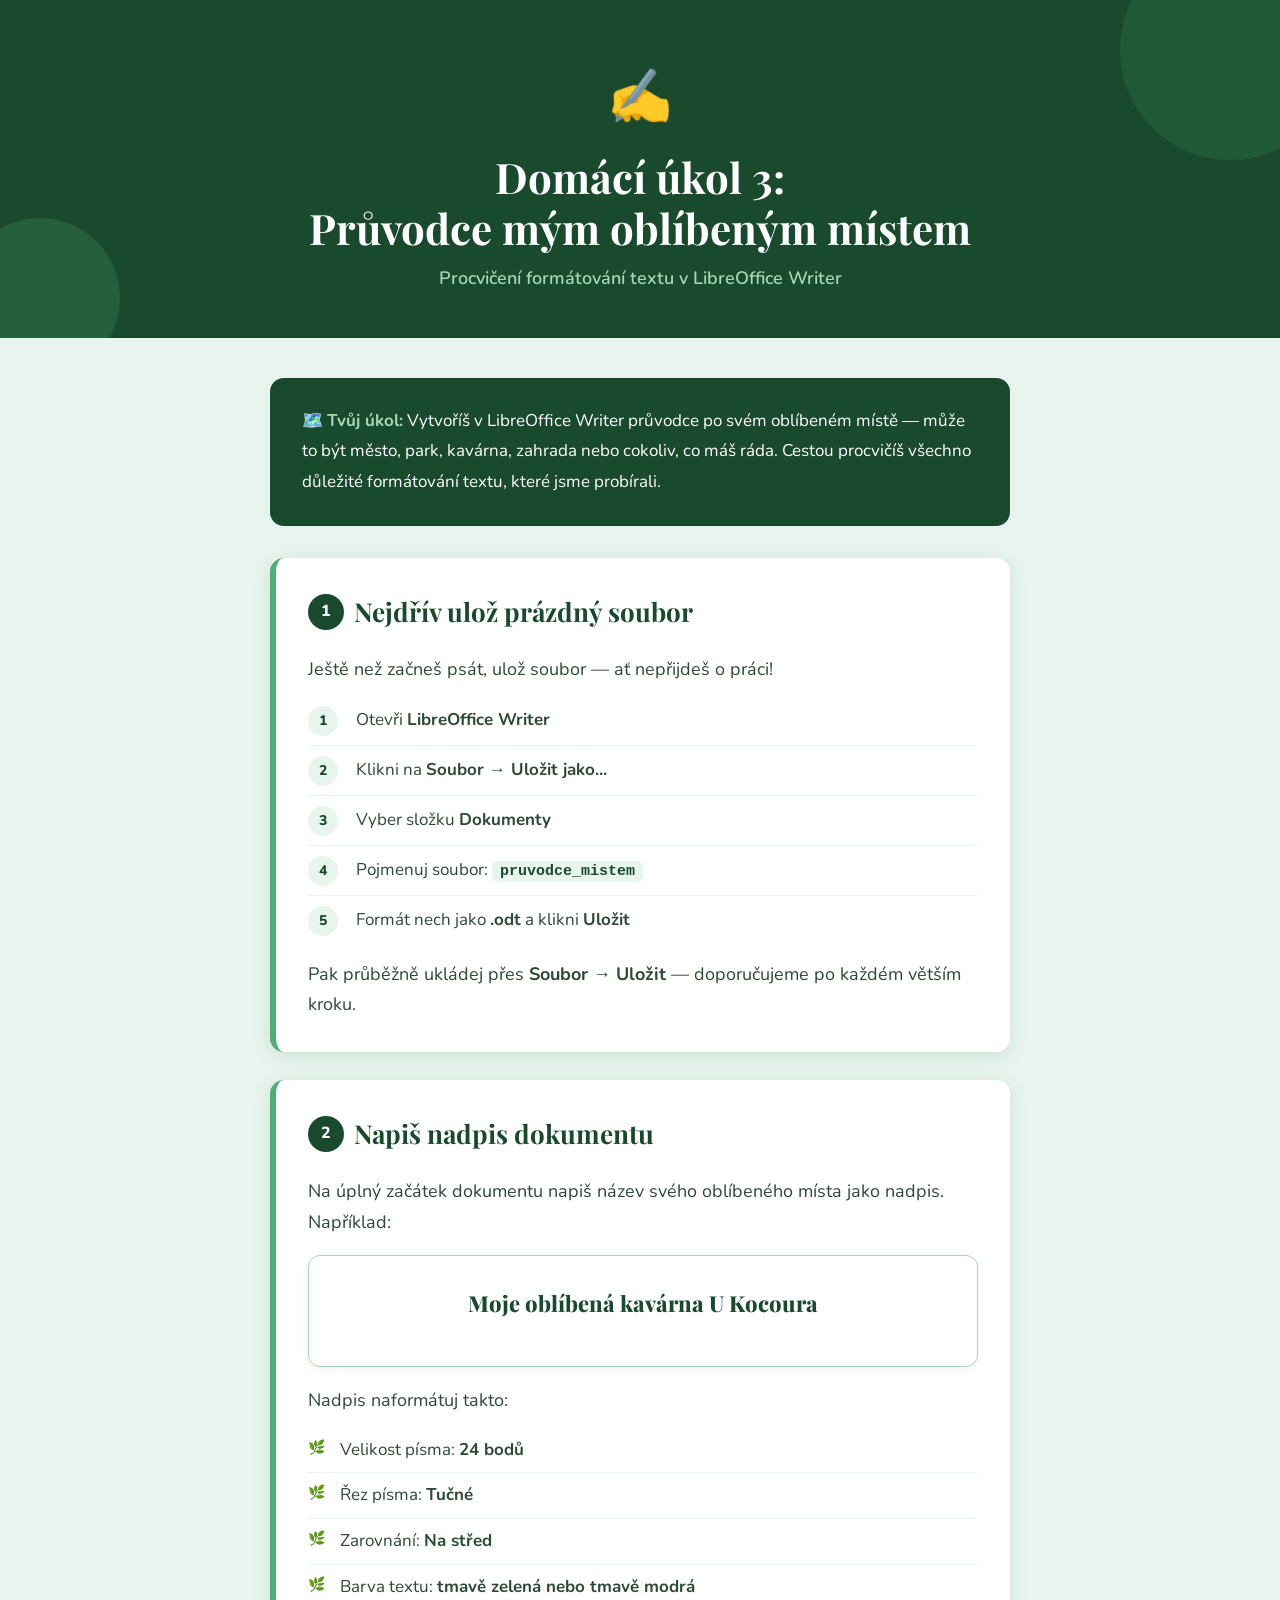
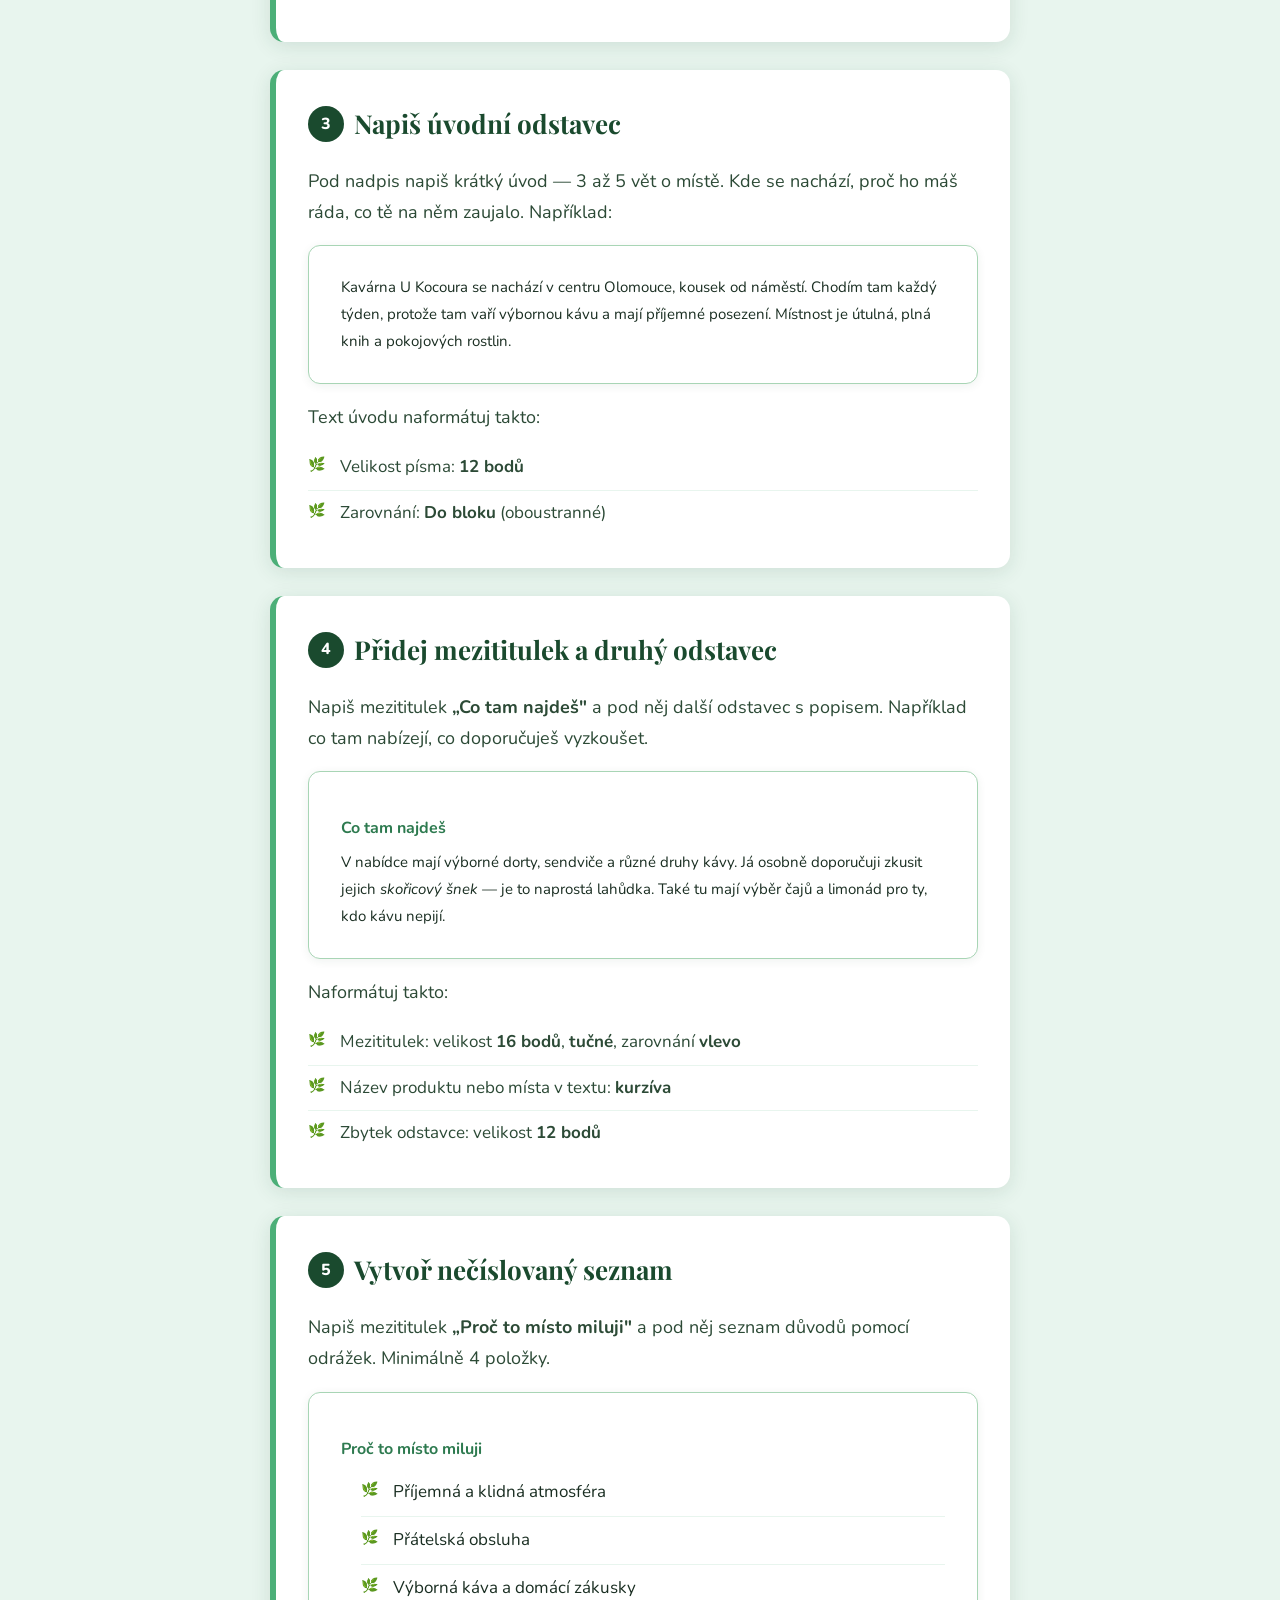
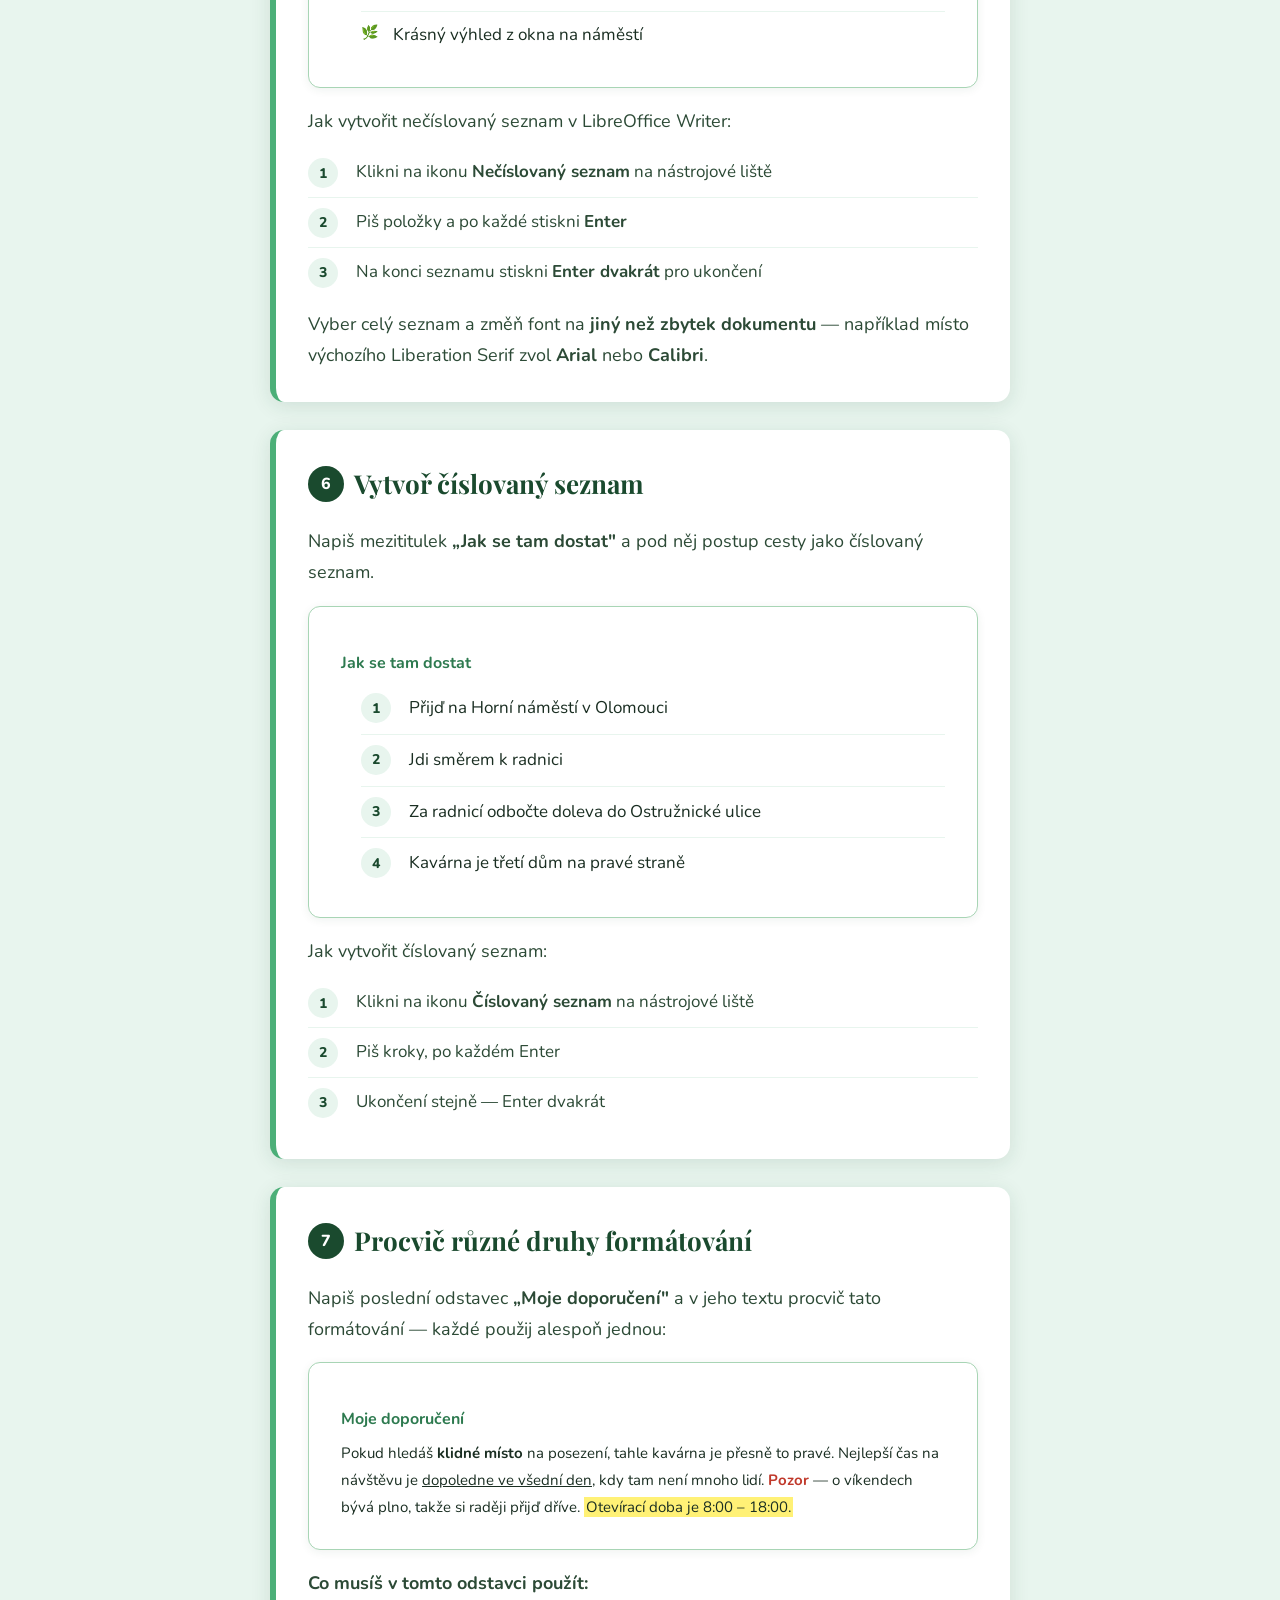
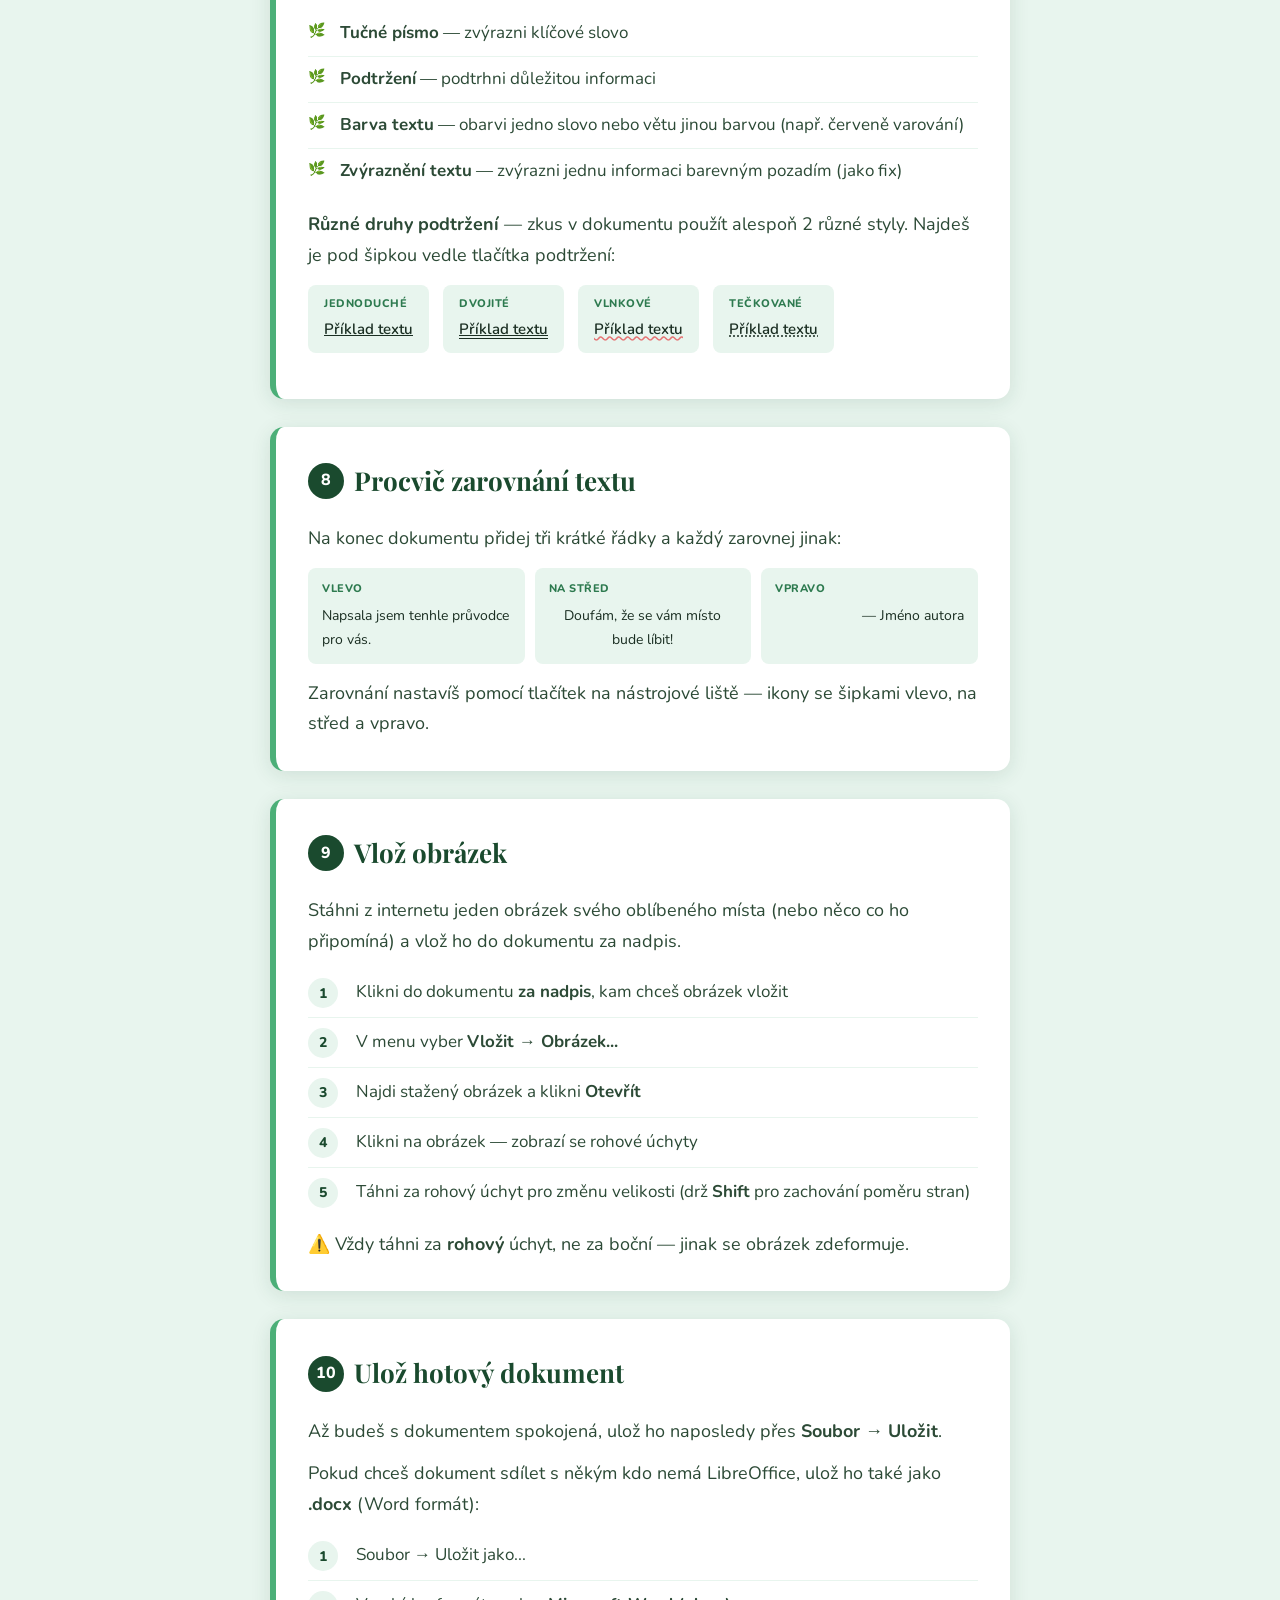
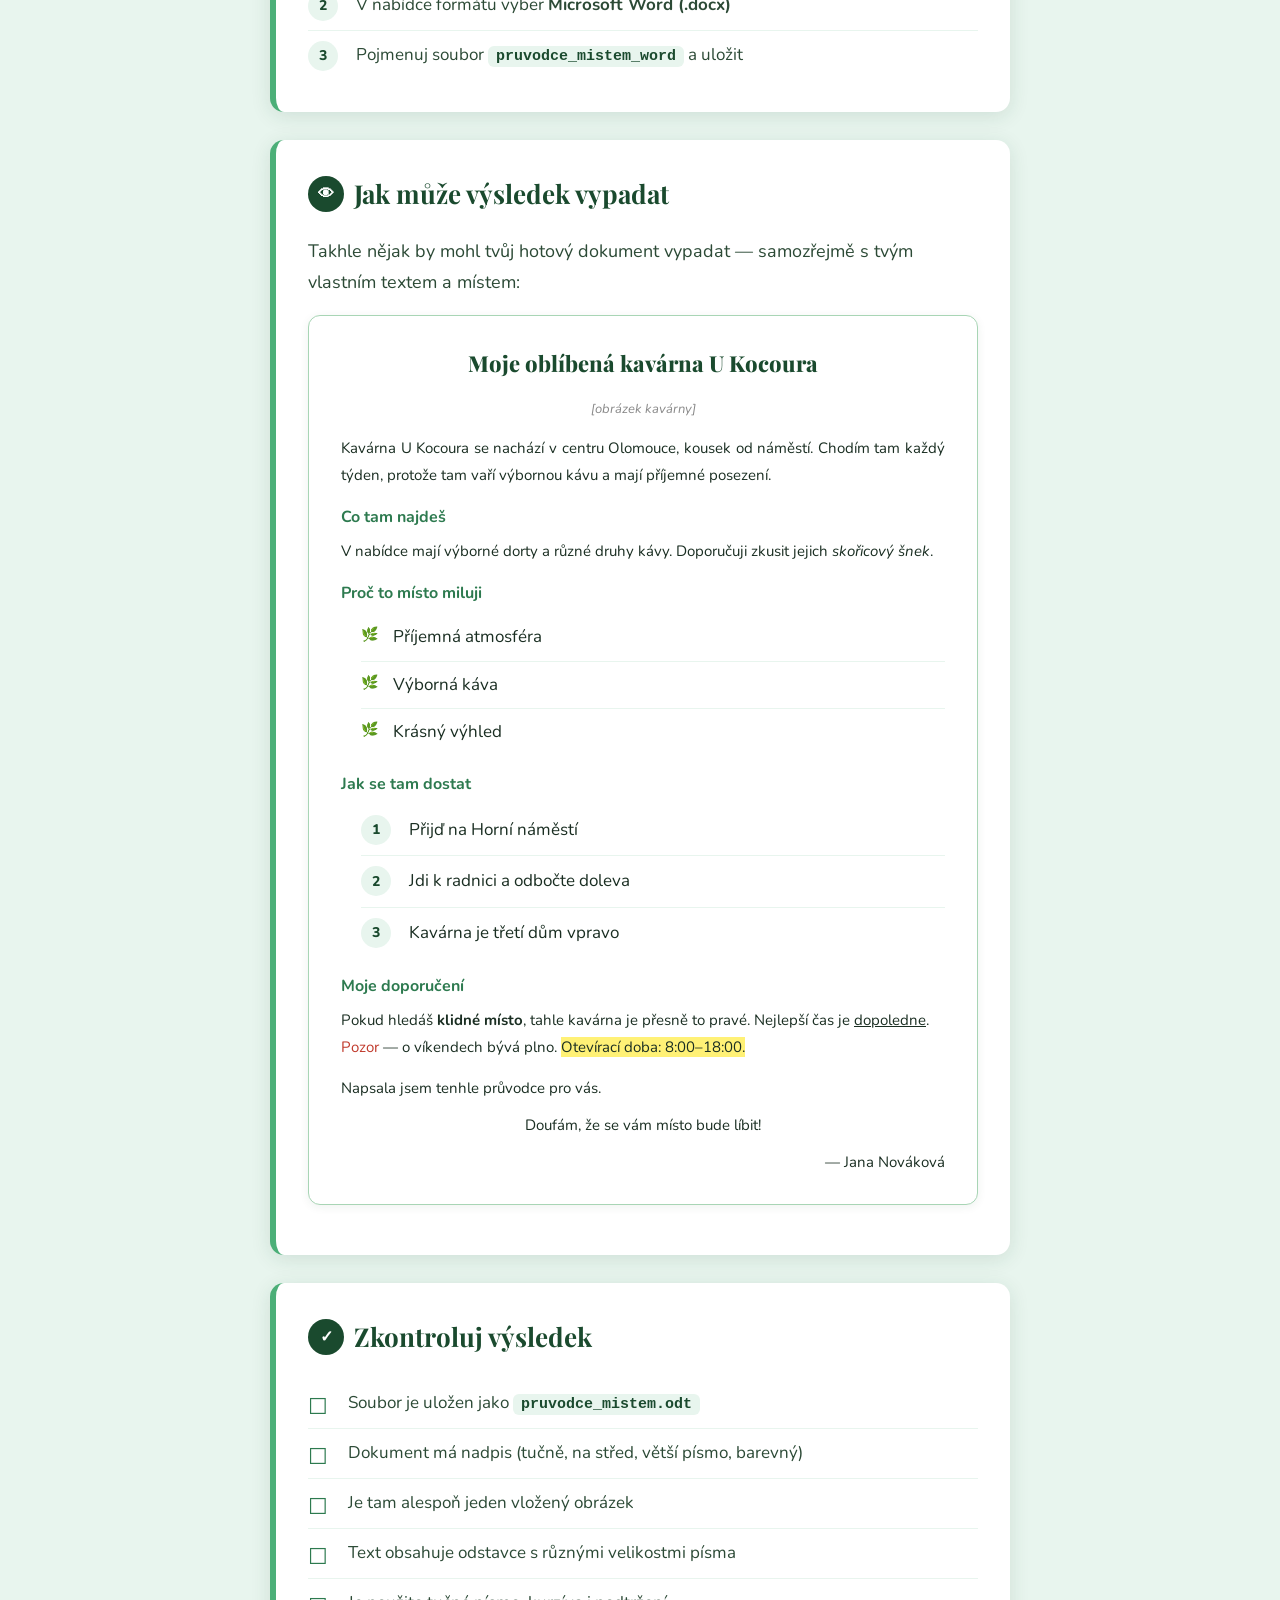
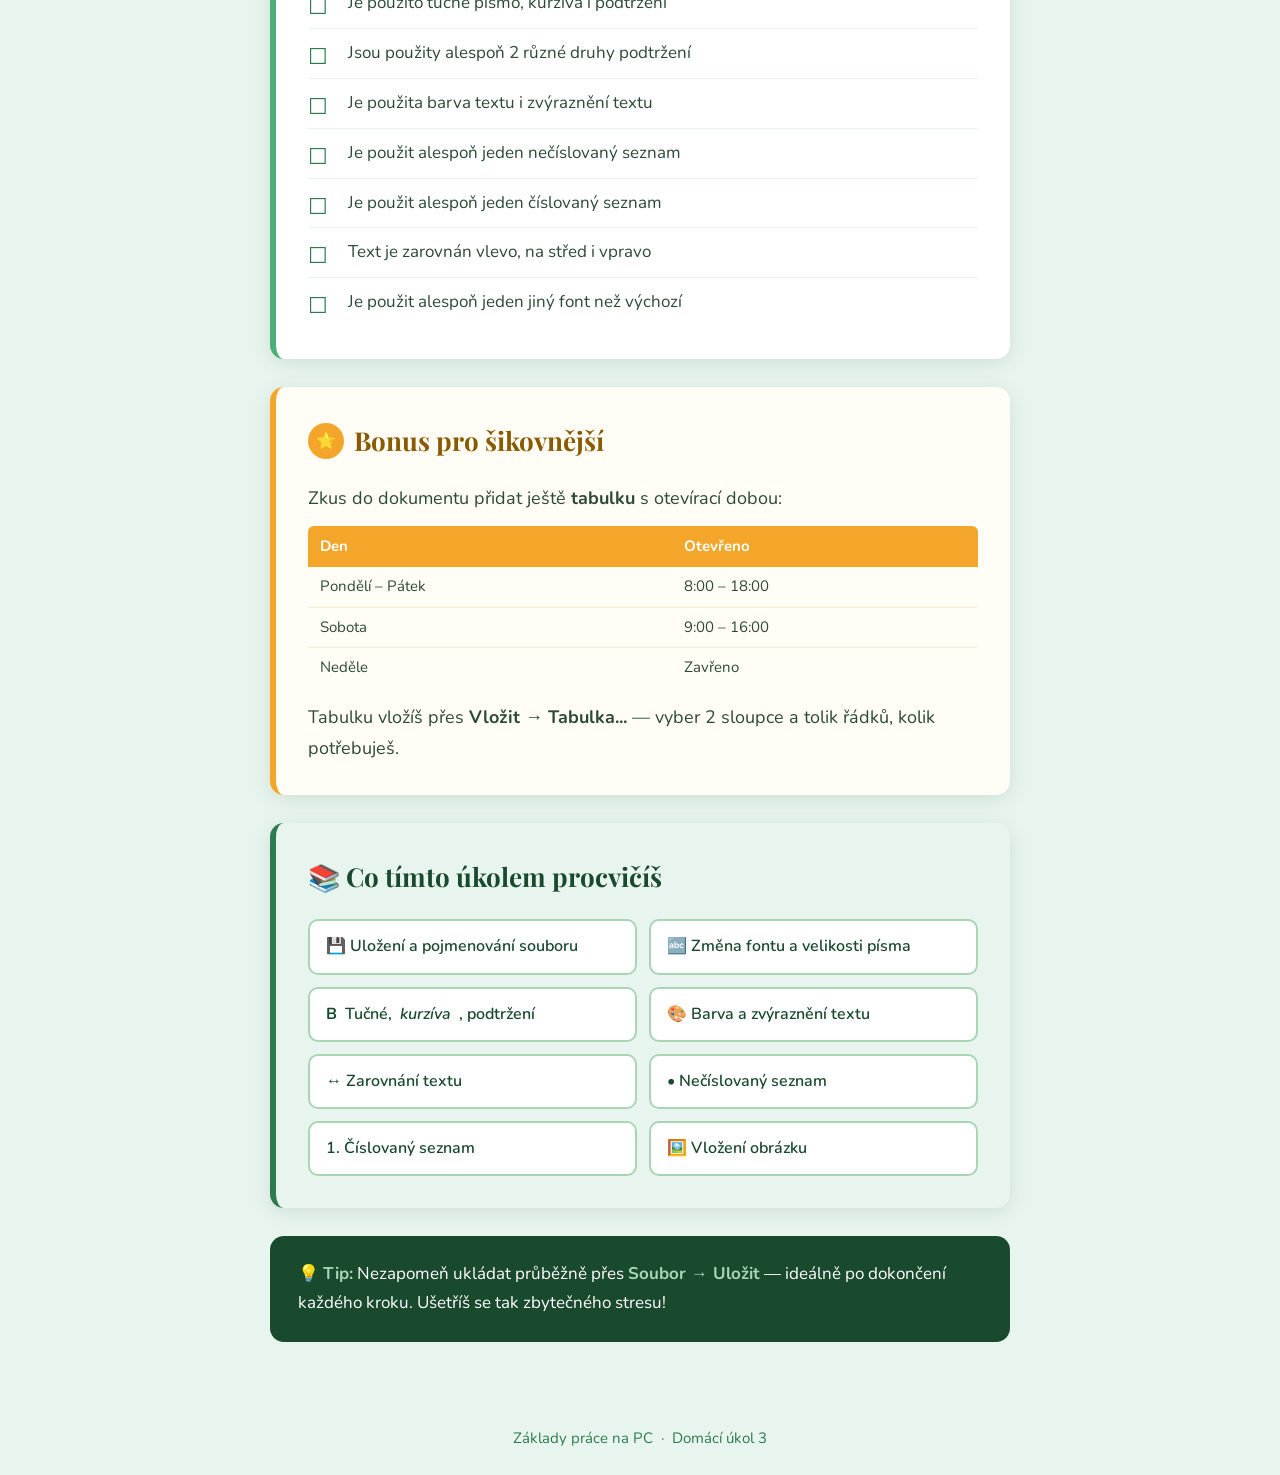
<file: ukol3/index.html>
<!DOCTYPE html>
<html lang="cs">
<head>
  <meta charset="UTF-8" />
  <meta name="viewport" content="width=device-width, initial-scale=1.0" />
  <title>Domácí úkol 3 – Průvodce mým oblíbeným místem</title>
  <link href="https://fonts.googleapis.com/css2?family=Nunito:wght@400;600;700;800&family=Playfair+Display:wght@700&display=swap" rel="stylesheet" />
  <link rel="stylesheet" href="../style.css" />
</head>
<body>

<header>
  <span class="header-emoji">✍️</span>
  <h1>Domácí úkol 3:<br>Průvodce mým oblíbeným místem</h1>
  <p class="subtitle">Procvičení formátování textu v LibreOffice Writer</p>
</header>

<main>

  <!-- INTRO -->
  <div class="intro-box">
    🗺️ <strong>Tvůj úkol:</strong> Vytvoříš v LibreOffice Writer průvodce po svém oblíbeném místě — může to být město, park, kavárna, zahrada nebo cokoliv, co máš ráda. Cestou procvičíš všechno důležité formátování textu, které jsme probírali.
  </div>

  <!-- KROK 1: ULOŽENÍ -->
  <div class="card">
    <h2><span class="step-num">1</span>Nejdřív ulož prázdný soubor</h2>
    <p>Ještě než začneš psát, ulož soubor — ať nepřijdeš o práci!</p>
    <ol>
      <li>Otevři <strong>LibreOffice Writer</strong></li>
      <li>Klikni na <strong>Soubor → Uložit jako...</strong></li>
      <li>Vyber složku <strong>Dokumenty</strong></li>
      <li>Pojmenuj soubor: <code>pruvodce_mistem</code></li>
      <li>Formát nech jako <strong>.odt</strong> a klikni <strong>Uložit</strong></li>
    </ol>
    <p style="margin-top: 14px;">Pak průběžně ukládej přes <strong>Soubor → Uložit</strong> — doporučujeme po každém větším kroku.</p>
  </div>

  <!-- KROK 2: NADPIS -->
  <div class="card">
    <h2><span class="step-num">2</span>Napiš nadpis dokumentu</h2>
    <p>Na úplný začátek dokumentu napiš název svého oblíbeného místa jako nadpis. Například:</p>
    <div class="demo-doc">
      <div class="doc-title">Moje oblíbená kavárna U Kocoura</div>
    </div>
    <p>Nadpis naformátuj takto:</p>
    <ul>
      <li>Velikost písma: <strong>24 bodů</strong></li>
      <li>Řez písma: <strong>Tučné</strong></li>
      <li>Zarovnání: <strong>Na střed</strong></li>
      <li>Barva textu: <strong>tmavě zelená nebo tmavě modrá</strong></li>
    </ul>
  </div>

  <!-- KROK 3: ODSTAVCE -->
  <div class="card">
    <h2><span class="step-num">3</span>Napiš úvodní odstavec</h2>
    <p>Pod nadpis napiš krátký úvod — 3 až 5 vět o místě. Kde se nachází, proč ho máš ráda, co tě na něm zaujalo. Například:</p>
    <div class="demo-doc">
      <p>Kavárna U Kocoura se nachází v centru Olomouce, kousek od náměstí. Chodím tam každý týden, protože tam vaří výbornou kávu a mají příjemné posezení. Místnost je útulná, plná knih a pokojových rostlin.</p>
    </div>
    <p>Text úvodu naformátuj takto:</p>
    <ul>
      <li>Velikost písma: <strong>12 bodů</strong></li>
      <li>Zarovnání: <strong>Do bloku</strong> (oboustranné)</li>
    </ul>
  </div>

  <!-- KROK 4: MEZITITULEK + KURZÍVA -->
  <div class="card">
    <h2><span class="step-num">4</span>Přidej mezititulek a druhý odstavec</h2>
    <p>Napiš mezititulek <strong>„Co tam najdeš"</strong> a pod něj další odstavec s popisem. Například co tam nabízejí, co doporučuješ vyzkoušet.</p>
    <div class="demo-doc">
      <div class="doc-subtitle">Co tam najdeš</div>
      <p>V nabídce mají výborné dorty, sendviče a různé druhy kávy. Já osobně doporučuji zkusit jejich <em>skořicový šnek</em> — je to naprostá lahůdka. Také tu mají výběr čajů a limonád pro ty, kdo kávu nepijí.</p>
    </div>
    <p>Naformátuj takto:</p>
    <ul>
      <li>Mezititulek: velikost <strong>16 bodů</strong>, <strong>tučné</strong>, zarovnání <strong>vlevo</strong></li>
      <li>Název produktu nebo místa v textu: <strong>kurzíva</strong></li>
      <li>Zbytek odstavce: velikost <strong>12 bodů</strong></li>
    </ul>
  </div>

  <!-- KROK 5: NEČÍSLOVANÝ SEZNAM -->
  <div class="card">
    <h2><span class="step-num">5</span>Vytvoř nečíslovaný seznam</h2>
    <p>Napiš mezititulek <strong>„Proč to místo miluji"</strong> a pod něj seznam důvodů pomocí odrážek. Minimálně 4 položky.</p>
    <div class="demo-doc">
      <div class="doc-subtitle">Proč to místo miluji</div>
      <ul style="margin-left: 20px; margin-top: 6px;">
        <li>Příjemná a klidná atmosféra</li>
        <li>Přátelská obsluha</li>
        <li>Výborná káva a domácí zákusky</li>
        <li>Krásný výhled z okna na náměstí</li>
      </ul>
    </div>
    <p>Jak vytvořit nečíslovaný seznam v LibreOffice Writer:</p>
    <ol>
      <li>Klikni na ikonu <strong>Nečíslovaný seznam</strong> na nástrojové liště</li>
      <li>Piš položky a po každé stiskni <strong>Enter</strong></li>
      <li>Na konci seznamu stiskni <strong>Enter dvakrát</strong> pro ukončení</li>
    </ol>
    <p style="margin-top: 12px;">Vyber celý seznam a změň font na <strong>jiný než zbytek dokumentu</strong> — například místo výchozího Liberation Serif zvol <strong>Arial</strong> nebo <strong>Calibri</strong>.</p>
  </div>

  <!-- KROK 6: ČÍSLOVANÝ SEZNAM -->
  <div class="card">
    <h2><span class="step-num">6</span>Vytvoř číslovaný seznam</h2>
    <p>Napiš mezititulek <strong>„Jak se tam dostat"</strong> a pod něj postup cesty jako číslovaný seznam.</p>
    <div class="demo-doc">
      <div class="doc-subtitle">Jak se tam dostat</div>
      <ol style="margin-left: 20px; margin-top: 6px;">
        <li>Přijď na Horní náměstí v Olomouci</li>
        <li>Jdi směrem k radnici</li>
        <li>Za radnicí odbočte doleva do Ostružnické ulice</li>
        <li>Kavárna je třetí dům na pravé straně</li>
      </ol>
    </div>
    <p>Jak vytvořit číslovaný seznam:</p>
    <ol>
      <li>Klikni na ikonu <strong>Číslovaný seznam</strong> na nástrojové liště</li>
      <li>Piš kroky, po každém Enter</li>
      <li>Ukončení stejně — Enter dvakrát</li>
    </ol>
  </div>

  <!-- KROK 7: FORMÁTOVÁNÍ PÍSMA -->
  <div class="card">
    <h2><span class="step-num">7</span>Procvič různé druhy formátování</h2>
    <p>Napiš poslední odstavec <strong>„Moje doporučení"</strong> a v jeho textu procvič tato formátování — každé použij alespoň jednou:</p>

    <div class="demo-doc">
      <div class="doc-subtitle">Moje doporučení</div>
      <p>
        Pokud hledáš <strong>klidné místo</strong> na posezení, tahle kavárna je přesně to pravé.
        Nejlepší čas na návštěvu je <u>dopoledne ve všední den</u>, kdy tam není mnoho lidí.
        <span style="color: #c0392b; font-weight: 700;">Pozor</span> — o víkendech bývá plno, takže si raději přijď dříve.
        <span style="background: #fff176; padding: 0 2px;">Otevírací doba je 8:00 – 18:00.</span>
      </p>
    </div>

    <p style="margin-top: 16px;"><strong>Co musíš v tomto odstavci použít:</strong></p>
    <ul>
      <li><strong>Tučné písmo</strong> — zvýrazni klíčové slovo</li>
      <li><strong>Podtržení</strong> — podtrhni důležitou informaci</li>
      <li><strong>Barva textu</strong> — obarvi jedno slovo nebo větu jinou barvou (např. červeně varování)</li>
      <li><strong>Zvýraznění textu</strong> — zvýrazni jednu informaci barevným pozadím (jako fix)</li>
    </ul>

    <p style="margin-top: 16px;"><strong>Různé druhy podtržení</strong> — zkus v dokumentu použít alespoň 2 různé styly. Najdeš je pod šipkou vedle tlačítka podtržení:</p>
    <div class="underline-demos">
      <div class="underline-demo-item">
        <span class="label">Jednoduché</span>
        <span class="u-single">Příklad textu</span>
      </div>
      <div class="underline-demo-item">
        <span class="label">Dvojité</span>
        <span class="u-double">Příklad textu</span>
      </div>
      <div class="underline-demo-item">
        <span class="label">Vlnkové</span>
        <span class="u-wavy">Příklad textu</span>
      </div>
      <div class="underline-demo-item">
        <span class="label">Tečkované</span>
        <span class="u-dotted">Příklad textu</span>
      </div>
    </div>
  </div>

  <!-- KROK 8: ZAROVNÁNÍ -->
  <div class="card">
    <h2><span class="step-num">8</span>Procvič zarovnání textu</h2>
    <p>Na konec dokumentu přidej tři krátké řádky a každý zarovnej jinak:</p>

    <div class="align-demos">
      <div class="align-demo-item">
        <span class="label">Vlevo</span>
        <div class="text-left">Napsala jsem tenhle průvodce pro vás.</div>
      </div>
      <div class="align-demo-item">
        <span class="label">Na střed</span>
        <div class="text-center">Doufám, že se vám místo bude líbit!</div>
      </div>
      <div class="align-demo-item">
        <span class="label">Vpravo</span>
        <div class="text-right">— Jméno autora</div>
      </div>
    </div>

    <p>Zarovnání nastavíš pomocí tlačítek na nástrojové liště — ikony se šipkami vlevo, na střed a vpravo.</p>
  </div>

  <!-- KROK 9: OBRÁZEK -->
  <div class="card">
    <h2><span class="step-num">9</span>Vlož obrázek</h2>
    <p>Stáhni z internetu jeden obrázek svého oblíbeného místa (nebo něco co ho připomíná) a vlož ho do dokumentu za nadpis.</p>
    <ol>
      <li>Klikni do dokumentu <strong>za nadpis</strong>, kam chceš obrázek vložit</li>
      <li>V menu vyber <strong>Vložit → Obrázek...</strong></li>
      <li>Najdi stažený obrázek a klikni <strong>Otevřít</strong></li>
      <li>Klikni na obrázek — zobrazí se rohové úchyty</li>
      <li>Táhni za rohový úchyt pro změnu velikosti (drž <strong>Shift</strong> pro zachování poměru stran)</li>
    </ol>
    <p style="margin-top: 12px;">⚠️ Vždy táhni za <strong>rohový</strong> úchyt, ne za boční — jinak se obrázek zdeformuje.</p>
  </div>

  <!-- KROK 10: ULOŽENÍ -->
  <div class="card">
    <h2><span class="step-num">10</span>Ulož hotový dokument</h2>
    <p>Až budeš s dokumentem spokojená, ulož ho naposledy přes <strong>Soubor → Uložit</strong>.</p>
    <p style="margin-top: 12px;">Pokud chceš dokument sdílet s někým kdo nemá LibreOffice, ulož ho také jako <strong>.docx</strong> (Word formát):</p>
    <ol>
      <li>Soubor → Uložit jako...</li>
      <li>V nabídce formátu vyber <strong>Microsoft Word (.docx)</strong></li>
      <li>Pojmenuj soubor <code>pruvodce_mistem_word</code> a uložit</li>
    </ol>
  </div>

  <!-- VÝSLEDNÝ DOKUMENT UKÁZKA -->
  <div class="card">
    <h2><span class="step-num">👁</span>Jak může výsledek vypadat</h2>
    <p>Takhle nějak by mohl tvůj hotový dokument vypadat — samozřejmě s tvým vlastním textem a místem:</p>
    <div class="demo-doc">
      <div class="doc-title">Moje oblíbená kavárna U Kocoura</div>
      <p style="text-align:center; font-style:italic; color: #888; font-size:13px; margin-bottom: 14px;">[obrázek kavárny]</p>
      <p style="text-align:justify;">Kavárna U Kocoura se nachází v centru Olomouce, kousek od náměstí. Chodím tam každý týden, protože tam vaří výbornou kávu a mají příjemné posezení.</p>
      <div class="doc-subtitle">Co tam najdeš</div>
      <p>V nabídce mají výborné dorty a různé druhy kávy. Doporučuji zkusit jejich <em>skořicový šnek</em>.</p>
      <div class="doc-subtitle">Proč to místo miluji</div>
      <ul style="margin-left: 20px;">
        <li>Příjemná atmosféra</li>
        <li>Výborná káva</li>
        <li>Krásný výhled</li>
      </ul>
      <div class="doc-subtitle">Jak se tam dostat</div>
      <ol style="margin-left: 20px;">
        <li>Přijď na Horní náměstí</li>
        <li>Jdi k radnici a odbočte doleva</li>
        <li>Kavárna je třetí dům vpravo</li>
      </ol>
      <div class="doc-subtitle">Moje doporučení</div>
      <p>Pokud hledáš <strong>klidné místo</strong>, tahle kavárna je přesně to pravé. Nejlepší čas je <u>dopoledne</u>. <span style="color:#c0392b;">Pozor</span> — o víkendech bývá plno. <span style="background:#fff176;">Otevírací doba: 8:00–18:00.</span></p>
      <p style="margin-top: 14px; text-align: left;">Napsala jsem tenhle průvodce pro vás.</p>
      <p style="text-align: center;">Doufám, že se vám místo bude líbit!</p>
      <p style="text-align: right;">— Jana Nováková</p>
    </div>
  </div>

  <!-- KONTROLNÍ SEZNAM -->
  <div class="card">
    <h2><span class="step-num">✓</span>Zkontroluj výsledek</h2>
    <ul class="checklist">
      <li>Soubor je uložen jako <code>pruvodce_mistem.odt</code></li>
      <li>Dokument má nadpis (tučně, na střed, větší písmo, barevný)</li>
      <li>Je tam alespoň jeden vložený obrázek</li>
      <li>Text obsahuje odstavce s různými velikostmi písma</li>
      <li>Je použito tučné písmo, kurzíva i podtržení</li>
      <li>Jsou použity alespoň 2 různé druhy podtržení</li>
      <li>Je použita barva textu i zvýraznění textu</li>
      <li>Je použit alespoň jeden nečíslovaný seznam</li>
      <li>Je použit alespoň jeden číslovaný seznam</li>
      <li>Text je zarovnán vlevo, na střed i vpravo</li>
      <li>Je použit alespoň jeden jiný font než výchozí</li>
    </ul>
  </div>

  <!-- BONUS -->
  <div class="card bonus">
    <h2><span class="step-num">⭐</span>Bonus pro šikovnější</h2>
    <p>Zkus do dokumentu přidat ještě <strong>tabulku</strong> s otevírací dobou:</p>
    <table style="width: 100%; border-collapse: collapse; margin-top: 12px; font-size: 15px;">
      <thead>
        <tr>
          <th style="background: #f4a62a; color: white; padding: 8px 12px; text-align: left; border-radius: 6px 0 0 0;">Den</th>
          <th style="background: #f4a62a; color: white; padding: 8px 12px; text-align: left; border-radius: 0 6px 0 0;">Otevřeno</th>
        </tr>
      </thead>
      <tbody>
        <tr><td style="padding: 7px 12px; border-bottom: 1px solid #fdebd0;">Pondělí – Pátek</td><td style="padding: 7px 12px; border-bottom: 1px solid #fdebd0;">8:00 – 18:00</td></tr>
        <tr><td style="padding: 7px 12px; border-bottom: 1px solid #fdebd0;">Sobota</td><td style="padding: 7px 12px; border-bottom: 1px solid #fdebd0;">9:00 – 16:00</td></tr>
        <tr><td style="padding: 7px 12px;">Neděle</td><td style="padding: 7px 12px;">Zavřeno</td></tr>
      </tbody>
    </table>
    <p style="margin-top: 14px;">Tabulku vložíš přes <strong>Vložit → Tabulka...</strong> — vyber 2 sloupce a tolik řádků, kolik potřebuješ.</p>
  </div>

  <!-- CO PROCVIČÍŠ -->
  <div class="card skills">
    <h2>📚 Co tímto úkolem procvičíš</h2>
    <div class="skills-grid">
      <div class="skill-pill">💾 Uložení a pojmenování souboru</div>
      <div class="skill-pill">🔤 Změna fontu a velikosti písma</div>
      <div class="skill-pill"><strong>B</strong> Tučné, <em>kurzíva</em>, podtržení</div>
      <div class="skill-pill">🎨 Barva a zvýraznění textu</div>
      <div class="skill-pill">↔️ Zarovnání textu</div>
      <div class="skill-pill">• Nečíslovaný seznam</div>
      <div class="skill-pill">1. Číslovaný seznam</div>
      <div class="skill-pill">🖼️ Vložení obrázku</div>
    </div>
  </div>

  <!-- TIP -->
  <div class="tip-box">
    💡 <strong>Tip:</strong> Nezapomeň ukládat průběžně přes <strong>Soubor → Uložit</strong> — ideálně po dokončení každého kroku. Ušetříš se tak zbytečného stresu!
  </div>

</main>

<footer>
  Základy práce na PC &nbsp;·&nbsp; Domácí úkol 3
</footer>

</body>
</html>
</file>
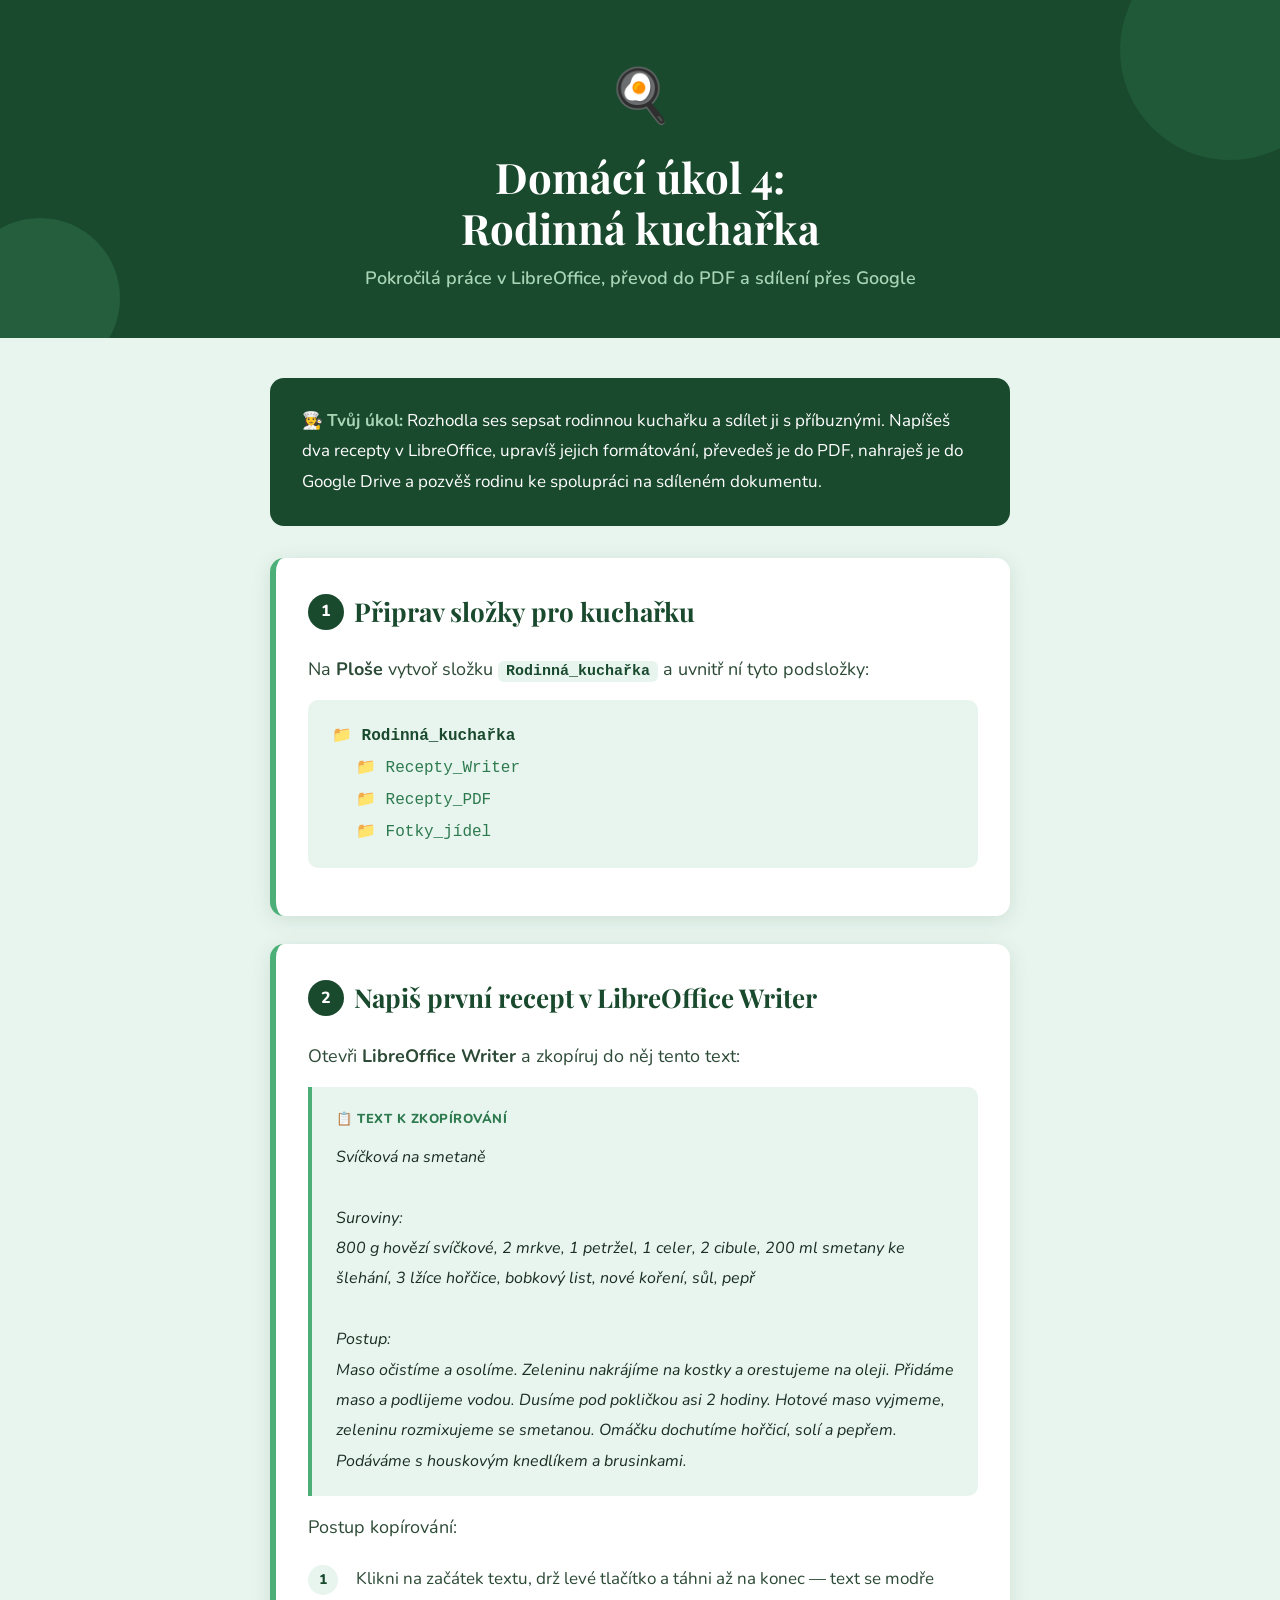
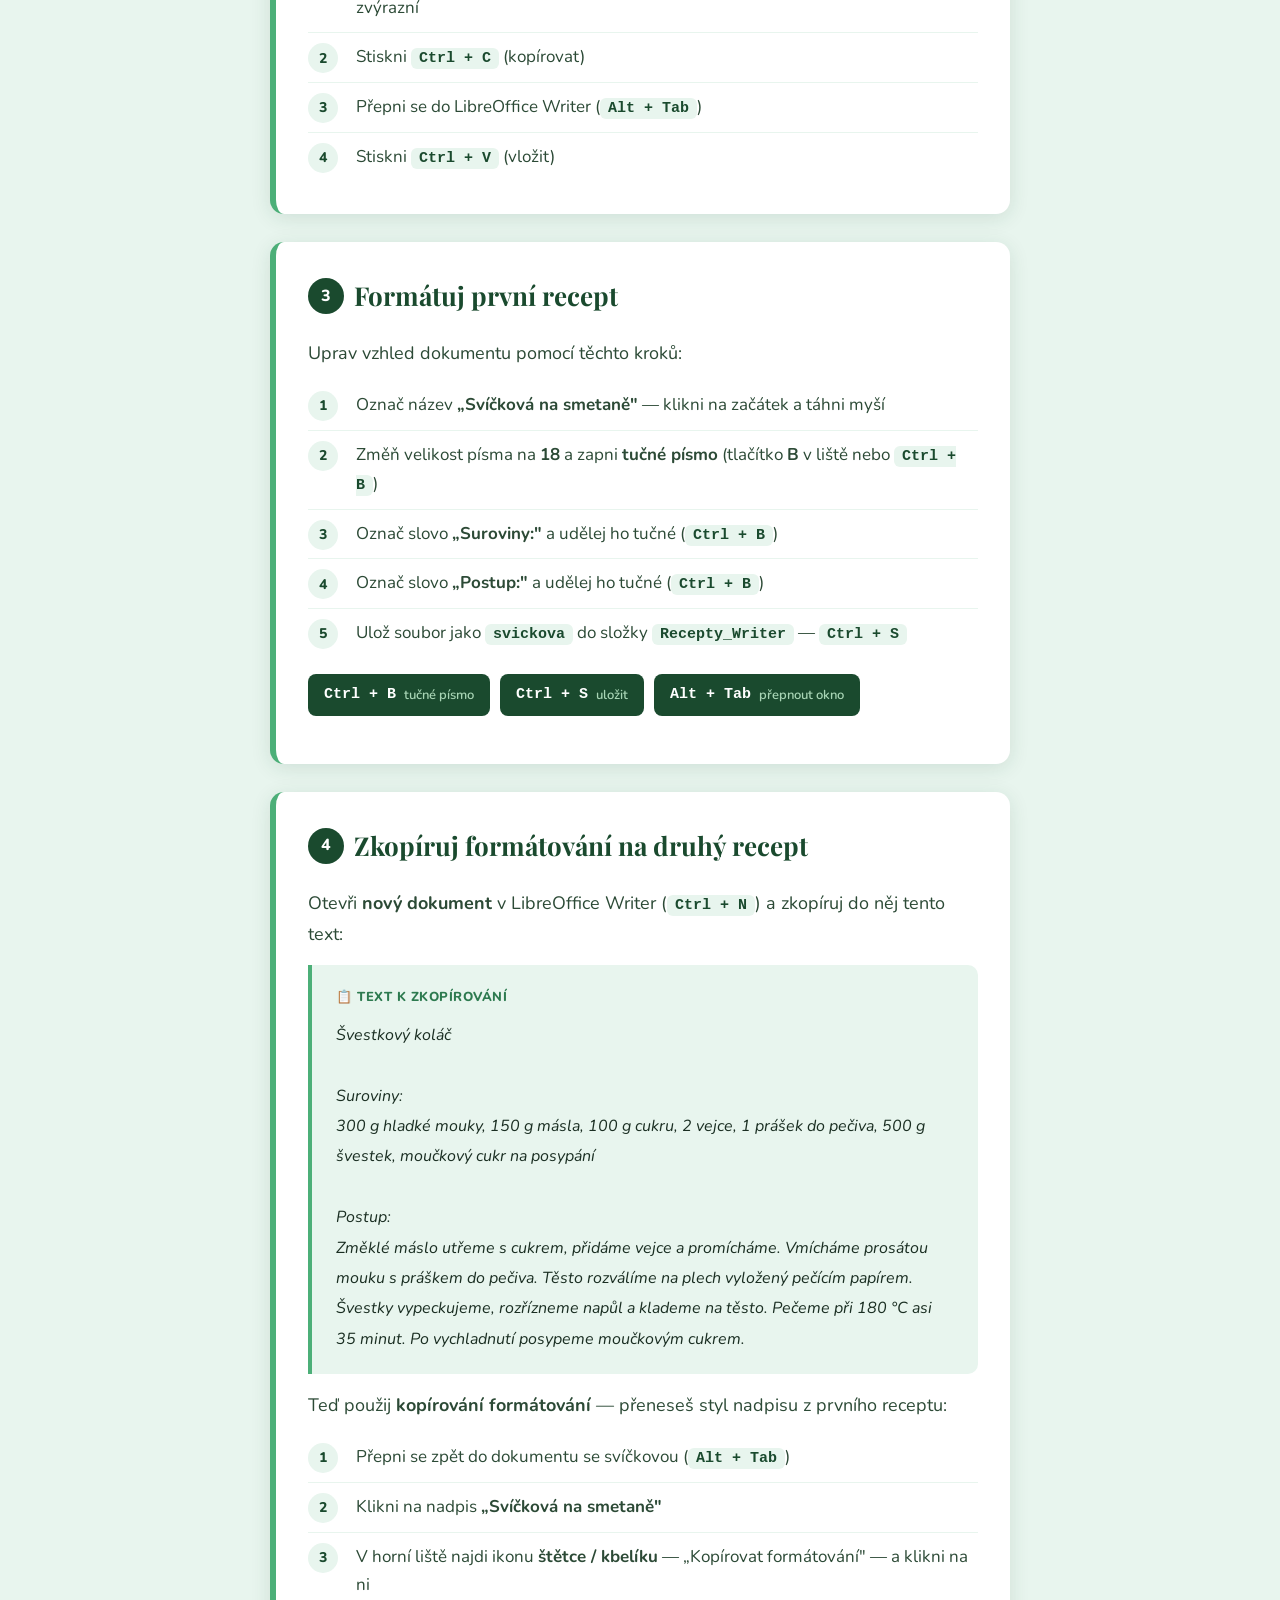
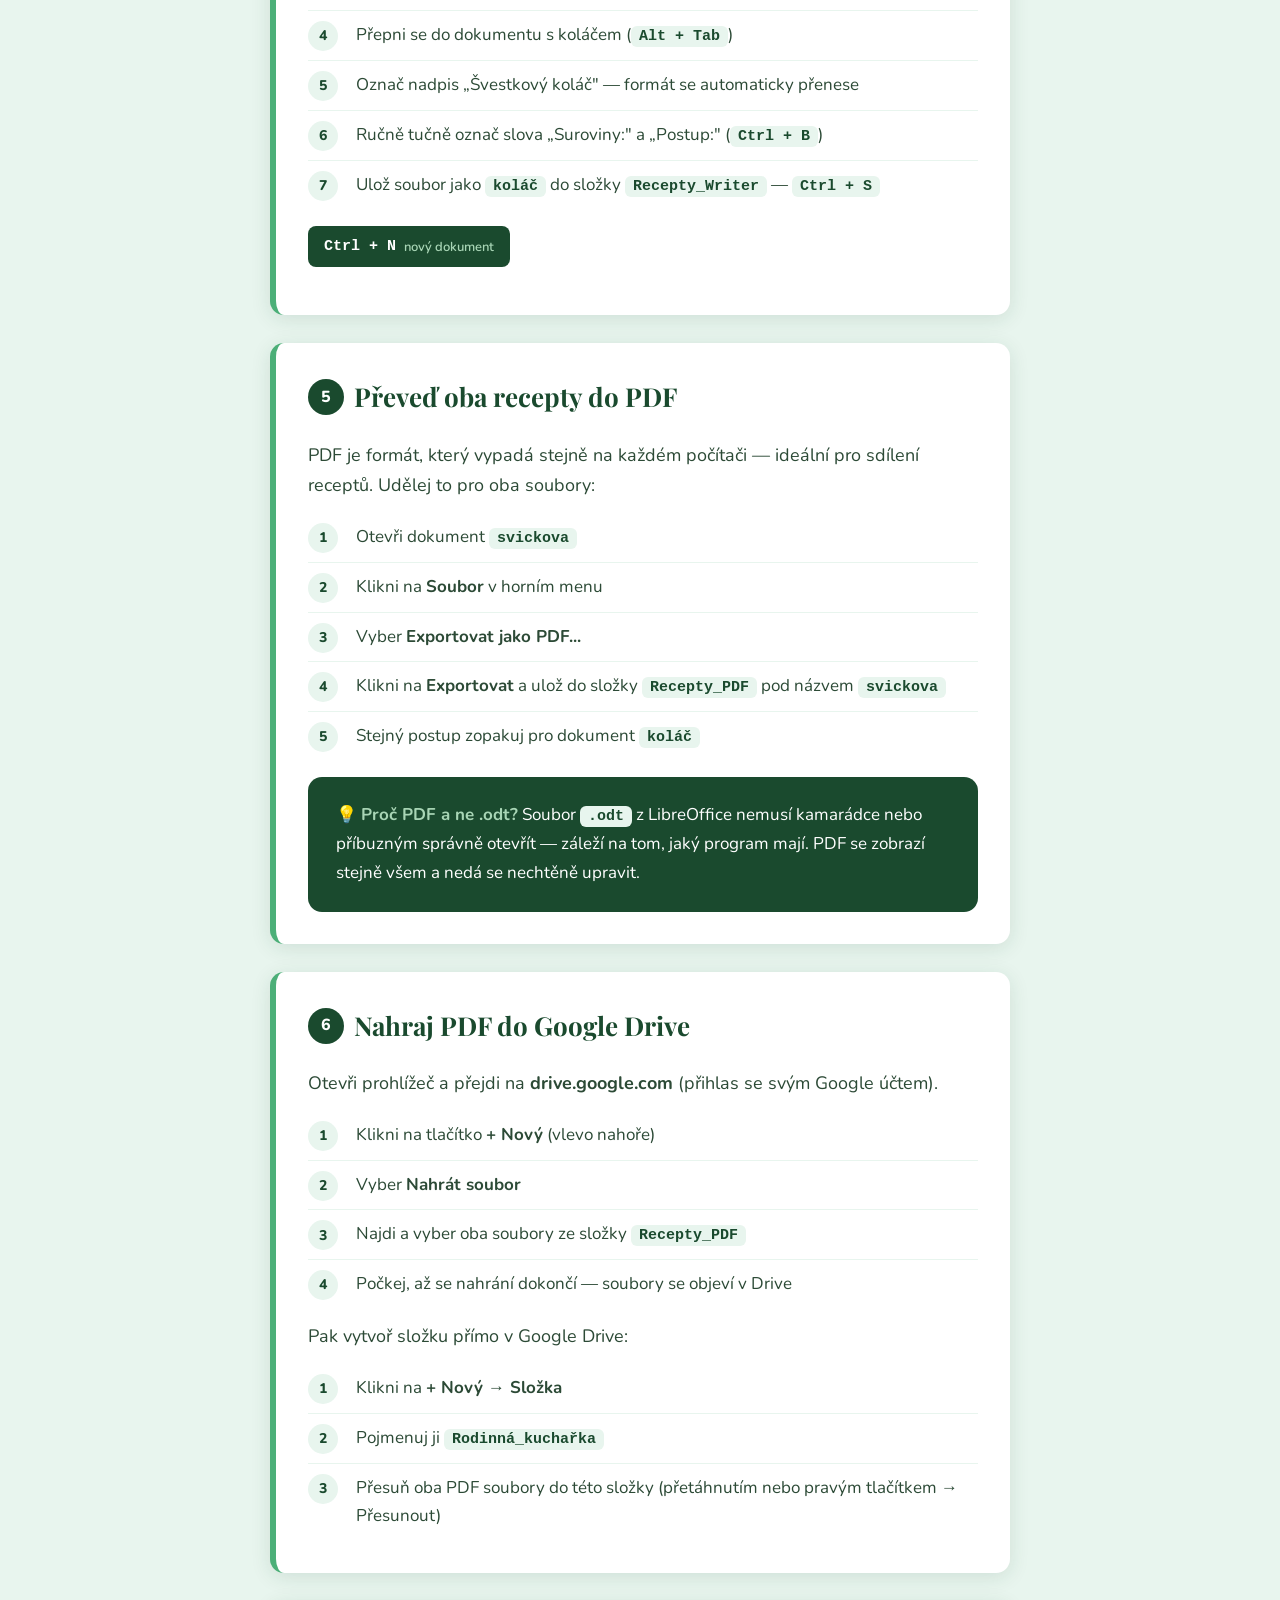
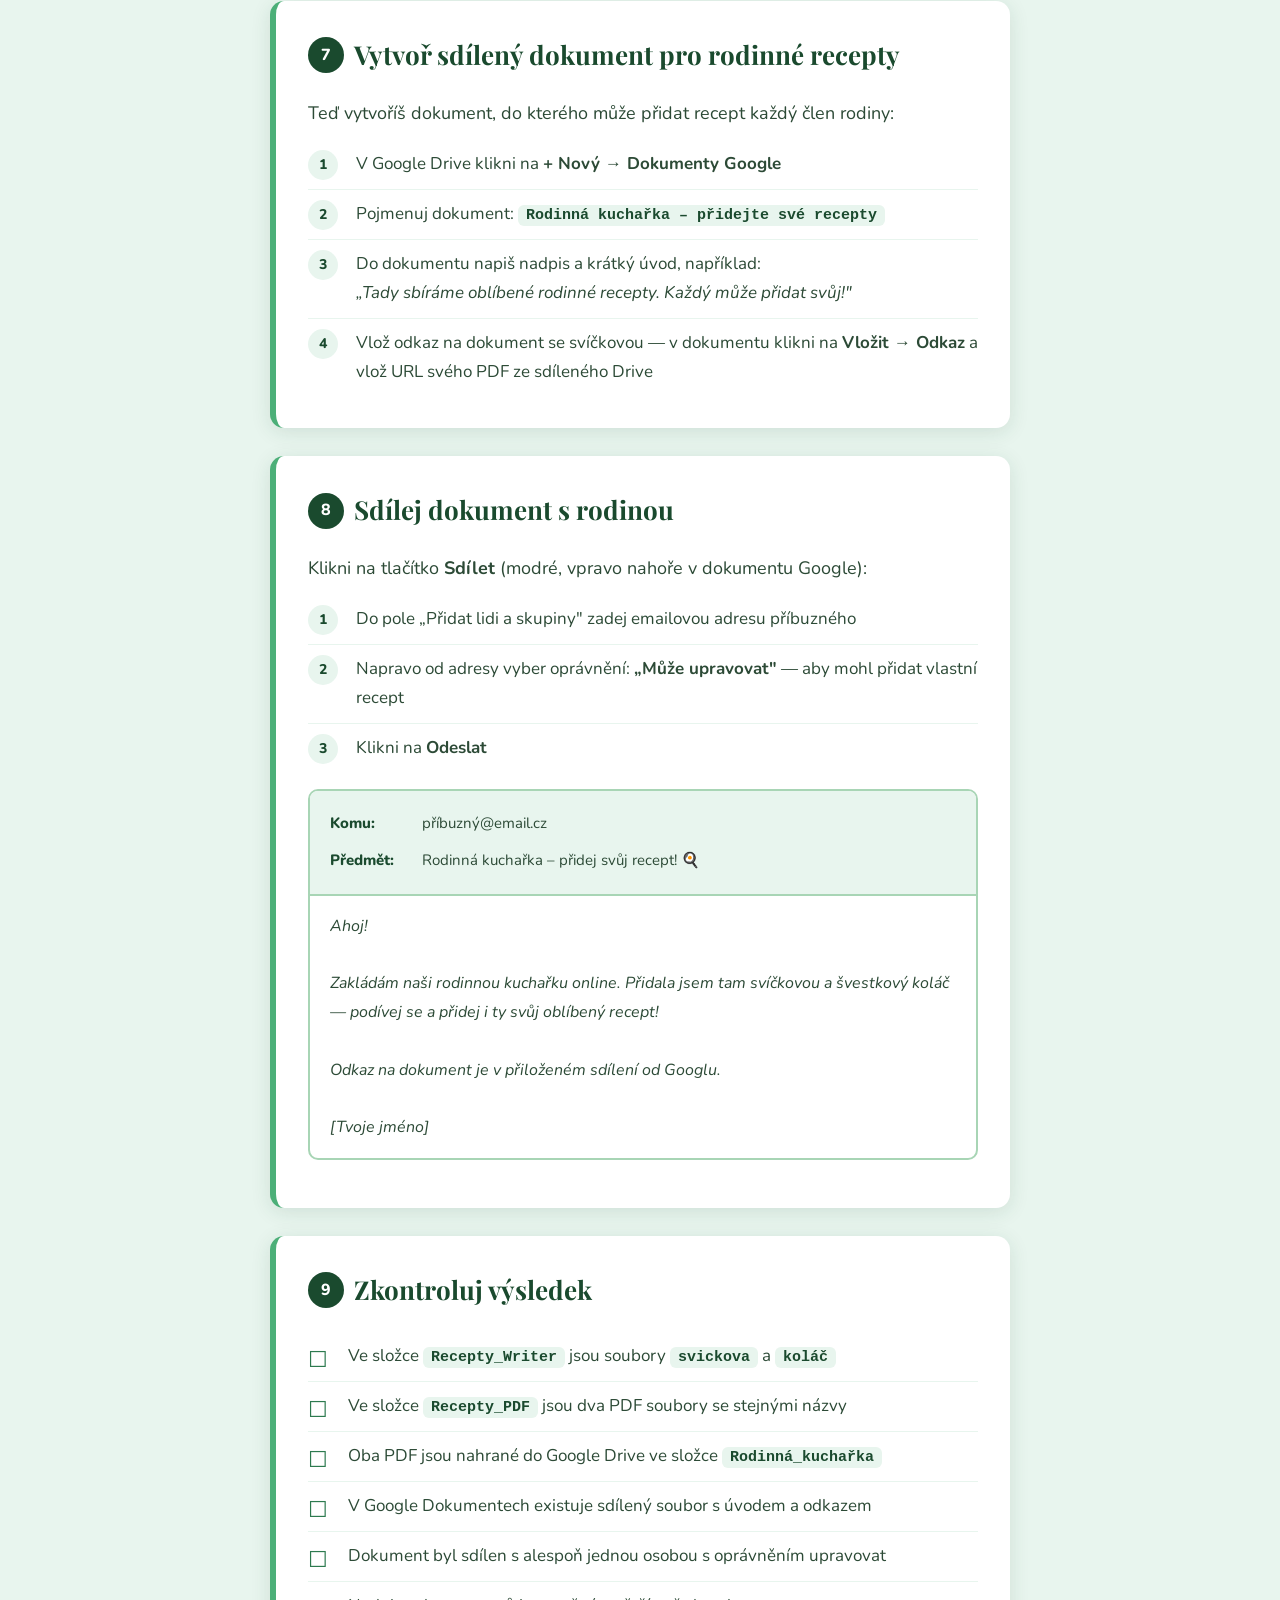
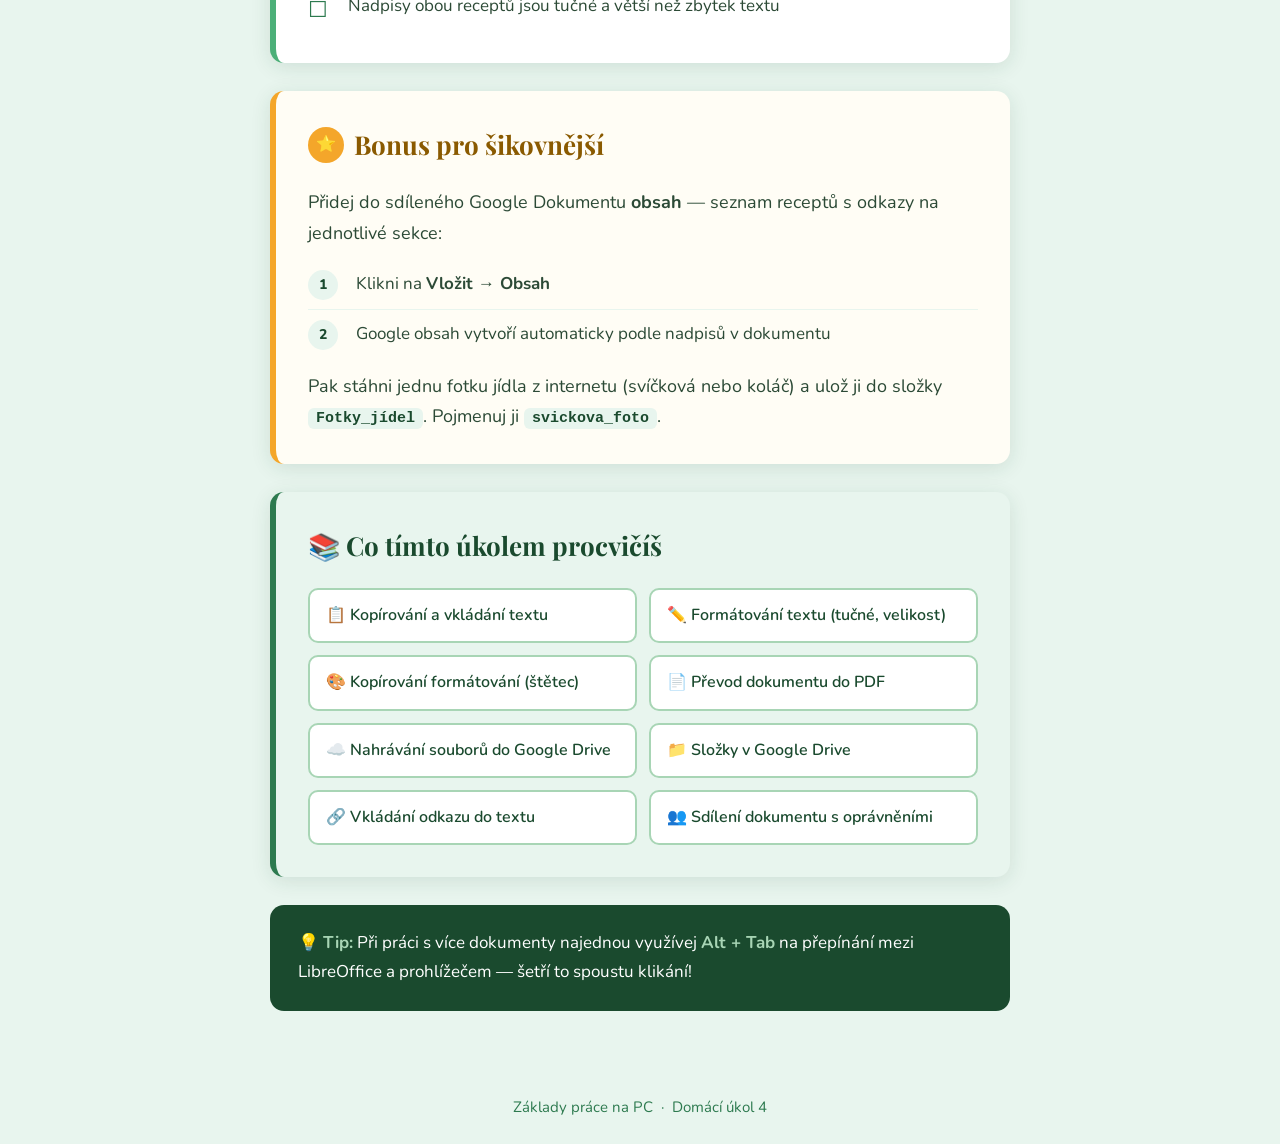
<file: ukol4/index.html>
<!DOCTYPE html>
<html lang="cs">
<head>
  <meta charset="UTF-8" />
  <meta name="viewport" content="width=device-width, initial-scale=1.0" />
  <title>Domácí úkol 4 – Rodinná kuchařka</title>
  <link href="https://fonts.googleapis.com/css2?family=Nunito:wght@400;600;700;800&family=Playfair+Display:wght@700&display=swap" rel="stylesheet" />
  <link rel="stylesheet" href="../style.css">
</head>
<body>

<header>
  <span class="header-emoji">🍳</span>
  <h1>Domácí úkol 4:<br>Rodinná kuchařka</h1>
  <p class="subtitle">Pokročilá práce v LibreOffice, převod do PDF a sdílení přes Google</p>
</header>

<main>

  <!-- INTRO -->
  <div class="intro-box">
    👩‍🍳 <strong>Tvůj úkol:</strong> Rozhodla ses sepsat rodinnou kuchařku a sdílet ji s příbuznými. Napíšeš dva recepty v LibreOffice, upravíš jejich formátování, převedeš je do PDF, nahraješ je do Google Drive a pozvěš rodinu ke spolupráci na sdíleném dokumentu.
  </div>

  <!-- KROK 1 -->
  <div class="card">
    <h2><span class="step-num">1</span>Připrav složky pro kuchařku</h2>
    <p>Na <strong>Ploše</strong> vytvoř složku <code>Rodinná_kuchařka</code> a uvnitř ní tyto podsložky:</p>
    <div class="folder-tree">
      <div class="folder">📁 Rodinná_kuchařka</div>
      <div class="sub">📁 Recepty_Writer</div>
      <div class="sub">📁 Recepty_PDF</div>
      <div class="sub">📁 Fotky_jídel</div>
    </div>
  </div>

  <!-- KROK 2 -->
  <div class="card">
    <h2><span class="step-num">2</span>Napiš první recept v LibreOffice Writer</h2>
    <p>Otevři <strong>LibreOffice Writer</strong> a zkopíruj do něj tento text:</p>

    <div class="text-block">
      <span class="text-label">📋 Text k zkopírování</span>
      Svíčková na smetaně<br><br>
      Suroviny:<br>
      800 g hovězí svíčkové, 2 mrkve, 1 petržel, 1 celer, 2 cibule, 200 ml smetany ke šlehání, 3 lžíce hořčice, bobkový list, nové koření, sůl, pepř<br><br>
      Postup:<br>
      Maso očistíme a osolíme. Zeleninu nakrájíme na kostky a orestujeme na oleji. Přidáme maso a podlijeme vodou. Dusíme pod pokličkou asi 2 hodiny. Hotové maso vyjmeme, zeleninu rozmixujeme se smetanou. Omáčku dochutíme hořčicí, solí a pepřem. Podáváme s houskovým knedlíkem a brusinkami.
    </div>

    <p>Postup kopírování:</p>
    <ol>
      <li>Klikni na začátek textu, drž levé tlačítko a táhni až na konec — text se modře zvýrazní</li>
      <li>Stiskni <code>Ctrl + C</code> (kopírovat)</li>
      <li>Přepni se do LibreOffice Writer (<code>Alt + Tab</code>)</li>
      <li>Stiskni <code>Ctrl + V</code> (vložit)</li>
    </ol>
  </div>

  <!-- KROK 3 -->
  <div class="card">
    <h2><span class="step-num">3</span>Formátuj první recept</h2>
    <p>Uprav vzhled dokumentu pomocí těchto kroků:</p>
    <ol>
      <li>Označ název <strong>„Svíčková na smetaně"</strong> — klikni na začátek a táhni myší</li>
      <li>Změň velikost písma na <strong>18</strong> a zapni <strong>tučné písmo</strong> (tlačítko <strong>B</strong> v liště nebo <code>Ctrl + B</code>)</li>
      <li>Označ slovo <strong>„Suroviny:"</strong> a udělej ho tučné (<code>Ctrl + B</code>)</li>
      <li>Označ slovo <strong>„Postup:"</strong> a udělej ho tučné (<code>Ctrl + B</code>)</li>
      <li>Ulož soubor jako <code>svickova</code> do složky <code>Recepty_Writer</code> — <code>Ctrl + S</code></li>
    </ol>

    <div class="shortcut-row">
      <div class="shortcut">Ctrl + B <span>tučné písmo</span></div>
      <div class="shortcut">Ctrl + S <span>uložit</span></div>
      <div class="shortcut">Alt + Tab <span>přepnout okno</span></div>
    </div>
  </div>

  <!-- KROK 4 -->
  <div class="card">
    <h2><span class="step-num">4</span>Zkopíruj formátování na druhý recept</h2>
    <p>Otevři <strong>nový dokument</strong> v LibreOffice Writer (<code>Ctrl + N</code>) a zkopíruj do něj tento text:</p>

    <div class="text-block">
      <span class="text-label">📋 Text k zkopírování</span>
      Švestkový koláč<br><br>
      Suroviny:<br>
      300 g hladké mouky, 150 g másla, 100 g cukru, 2 vejce, 1 prášek do pečiva, 500 g švestek, moučkový cukr na posypání<br><br>
      Postup:<br>
      Změklé máslo utřeme s cukrem, přidáme vejce a promícháme. Vmícháme prosátou mouku s práškem do pečiva. Těsto rozválíme na plech vyložený pečícím papírem. Švestky vypeckujeme, rozřízneme napůl a klademe na těsto. Pečeme při 180 °C asi 35 minut. Po vychladnutí posypeme moučkovým cukrem.
    </div>

    <p>Teď použij <strong>kopírování formátování</strong> — přeneseš styl nadpisu z prvního receptu:</p>
    <ol>
      <li>Přepni se zpět do dokumentu se svíčkovou (<code>Alt + Tab</code>)</li>
      <li>Klikni na nadpis <strong>„Svíčková na smetaně"</strong></li>
      <li>V horní liště najdi ikonu <strong>štětce / kbelíku</strong> — „Kopírovat formátování" — a klikni na ni</li>
      <li>Přepni se do dokumentu s koláčem (<code>Alt + Tab</code>)</li>
      <li>Označ nadpis „Švestkový koláč" — formát se automaticky přenese</li>
      <li>Ručně tučně označ slova „Suroviny:" a „Postup:" (<code>Ctrl + B</code>)</li>
      <li>Ulož soubor jako <code>koláč</code> do složky <code>Recepty_Writer</code> — <code>Ctrl + S</code></li>
    </ol>

    <div class="shortcut-row">
      <div class="shortcut">Ctrl + N <span>nový dokument</span></div>
    </div>
  </div>

  <!-- KROK 5 -->
  <div class="card">
    <h2><span class="step-num">5</span>Převeď oba recepty do PDF</h2>
    <p>PDF je formát, který vypadá stejně na každém počítači — ideální pro sdílení receptů. Udělej to pro oba soubory:</p>
    <ol>
      <li>Otevři dokument <code>svickova</code></li>
      <li>Klikni na <strong>Soubor</strong> v horním menu</li>
      <li>Vyber <strong>Exportovat jako PDF...</strong></li>
      <li>Klikni na <strong>Exportovat</strong> a ulož do složky <code>Recepty_PDF</code> pod názvem <code>svickova</code></li>
      <li>Stejný postup zopakuj pro dokument <code>koláč</code></li>
    </ol>

    <div class="tip-box" style="margin-top: 16px;">
      💡 <strong>Proč PDF a ne .odt?</strong> Soubor <code>.odt</code> z LibreOffice nemusí kamarádce nebo příbuzným správně otevřít — záleží na tom, jaký program mají. PDF se zobrazí stejně všem a nedá se nechtěně upravit.
    </div>
  </div>

  <!-- KROK 6 -->
  <div class="card">
    <h2><span class="step-num">6</span>Nahraj PDF do Google Drive</h2>
    <p>Otevři prohlížeč a přejdi na <strong>drive.google.com</strong> (přihlas se svým Google účtem).</p>
    <ol>
      <li>Klikni na tlačítko <strong>+ Nový</strong> (vlevo nahoře)</li>
      <li>Vyber <strong>Nahrát soubor</strong></li>
      <li>Najdi a vyber oba soubory ze složky <code>Recepty_PDF</code></li>
      <li>Počkej, až se nahrání dokončí — soubory se objeví v Drive</li>
    </ol>
    <p style="margin-top: 12px;">Pak vytvoř složku přímo v Google Drive:</p>
    <ol>
      <li>Klikni na <strong>+ Nový → Složka</strong></li>
      <li>Pojmenuj ji <code>Rodinná_kuchařka</code></li>
      <li>Přesuň oba PDF soubory do této složky (přetáhnutím nebo pravým tlačítkem → Přesunout)</li>
    </ol>
  </div>

  <!-- KROK 7 -->
  <div class="card">
    <h2><span class="step-num">7</span>Vytvoř sdílený dokument pro rodinné recepty</h2>
    <p>Teď vytvoříš dokument, do kterého může přidat recept každý člen rodiny:</p>
    <ol>
      <li>V Google Drive klikni na <strong>+ Nový → Dokumenty Google</strong></li>
      <li>Pojmenuj dokument: <code>Rodinná kuchařka – přidejte své recepty</code></li>
      <li>Do dokumentu napiš nadpis a krátký úvod, například:<br>
        <em>„Tady sbíráme oblíbené rodinné recepty. Každý může přidat svůj!"</em>
      </li>
      <li>Vlož odkaz na dokument se svíčkovou — v dokumentu klikni na <strong>Vložit → Odkaz</strong> a vlož URL svého PDF ze sdíleného Drive</li>
    </ol>
  </div>

  <!-- KROK 8 -->
  <div class="card">
    <h2><span class="step-num">8</span>Sdílej dokument s rodinou</h2>
    <p>Klikni na tlačítko <strong>Sdílet</strong> (modré, vpravo nahoře v dokumentu Google):</p>
    <ol>
      <li>Do pole „Přidat lidi a skupiny" zadej emailovou adresu příbuzného</li>
      <li>Napravo od adresy vyber oprávnění: <strong>„Může upravovat"</strong> — aby mohl přidat vlastní recept</li>
      <li>Klikni na <strong>Odeslat</strong></li>
    </ol>

    <div class="email-preview">
      <div class="email-header">
        <div class="email-row">
          <span class="label">Komu:</span>
          <span>příbuzný@email.cz</span>
        </div>
        <div class="email-row">
          <span class="label">Předmět:</span>
          <span>Rodinná kuchařka – přidej svůj recept! 🍳</span>
        </div>
      </div>
      <div class="email-body">
        Ahoj!<br><br>
        Zakládám naši rodinnou kuchařku online. Přidala jsem tam svíčkovou a švestkový koláč — podívej se a přidej i ty svůj oblíbený recept!<br><br>
        Odkaz na dokument je v přiloženém sdílení od Googlu.<br><br>
        [Tvoje jméno]
      </div>
    </div>
  </div>

  <!-- KROK 9 – KONTROLA -->
  <div class="card">
    <h2><span class="step-num">9</span>Zkontroluj výsledek</h2>
    <ul class="checklist">
      <li>Ve složce <code>Recepty_Writer</code> jsou soubory <code>svickova</code> a <code>koláč</code></li>
      <li>Ve složce <code>Recepty_PDF</code> jsou dva PDF soubory se stejnými názvy</li>
      <li>Oba PDF jsou nahrané do Google Drive ve složce <code>Rodinná_kuchařka</code></li>
      <li>V Google Dokumentech existuje sdílený soubor s úvodem a odkazem</li>
      <li>Dokument byl sdílen s alespoň jednou osobou s oprávněním upravovat</li>
      <li>Nadpisy obou receptů jsou tučné a větší než zbytek textu</li>
    </ul>
  </div>

  <!-- BONUS -->
  <div class="card bonus">
    <h2><span class="step-num">⭐</span>Bonus pro šikovnější</h2>
    <p>Přidej do sdíleného Google Dokumentu <strong>obsah</strong> — seznam receptů s odkazy na jednotlivé sekce:</p>
    <ol>
      <li>Klikni na <strong>Vložit → Obsah</strong></li>
      <li>Google obsah vytvoří automaticky podle nadpisů v dokumentu</li>
    </ol>
    <p style="margin-top: 12px;">Pak stáhni jednu fotku jídla z internetu (svíčková nebo koláč) a ulož ji do složky <code>Fotky_jídel</code>. Pojmenuj ji <code>svickova_foto</code>.</p>
  </div>

  <!-- CO PROCVIČÍŠ -->
  <div class="card skills">
    <h2>📚 Co tímto úkolem procvičíš</h2>
    <div class="skills-grid">
      <div class="skill-pill">📋 Kopírování a vkládání textu</div>
      <div class="skill-pill">✏️ Formátování textu (tučné, velikost)</div>
      <div class="skill-pill">🎨 Kopírování formátování (štětec)</div>
      <div class="skill-pill">📄 Převod dokumentu do PDF</div>
      <div class="skill-pill">☁️ Nahrávání souborů do Google Drive</div>
      <div class="skill-pill">📁 Složky v Google Drive</div>
      <div class="skill-pill">🔗 Vkládání odkazu do textu</div>
      <div class="skill-pill">👥 Sdílení dokumentu s oprávněními</div>
    </div>
  </div>

  <!-- TIP -->
  <div class="tip-box">
    💡 <strong>Tip:</strong> Při práci s více dokumenty najednou využívej <strong>Alt + Tab</strong> na přepínání mezi LibreOffice a prohlížečem — šetří to spoustu klikání!
  </div>

</main>

<footer>
  Základy práce na PC &nbsp;·&nbsp; Domácí úkol 4
</footer>

</body>
</html>
</file>
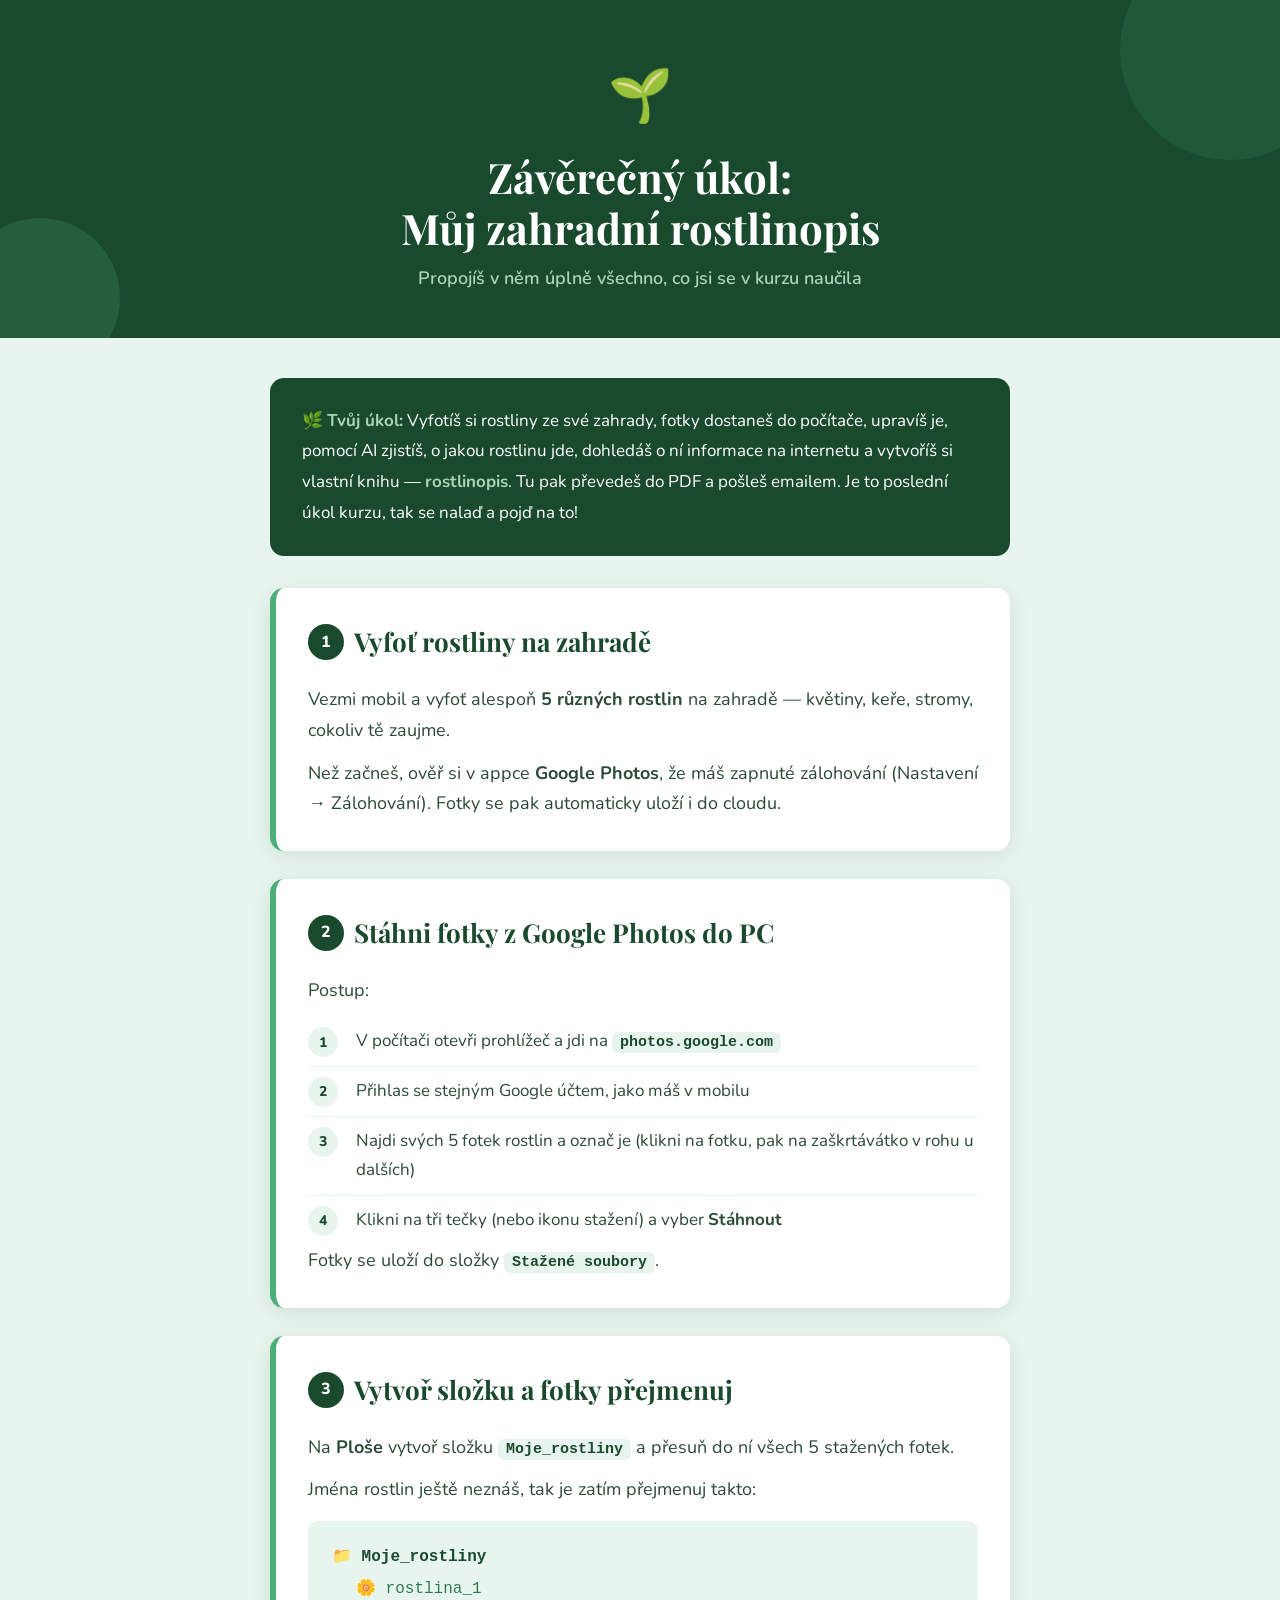
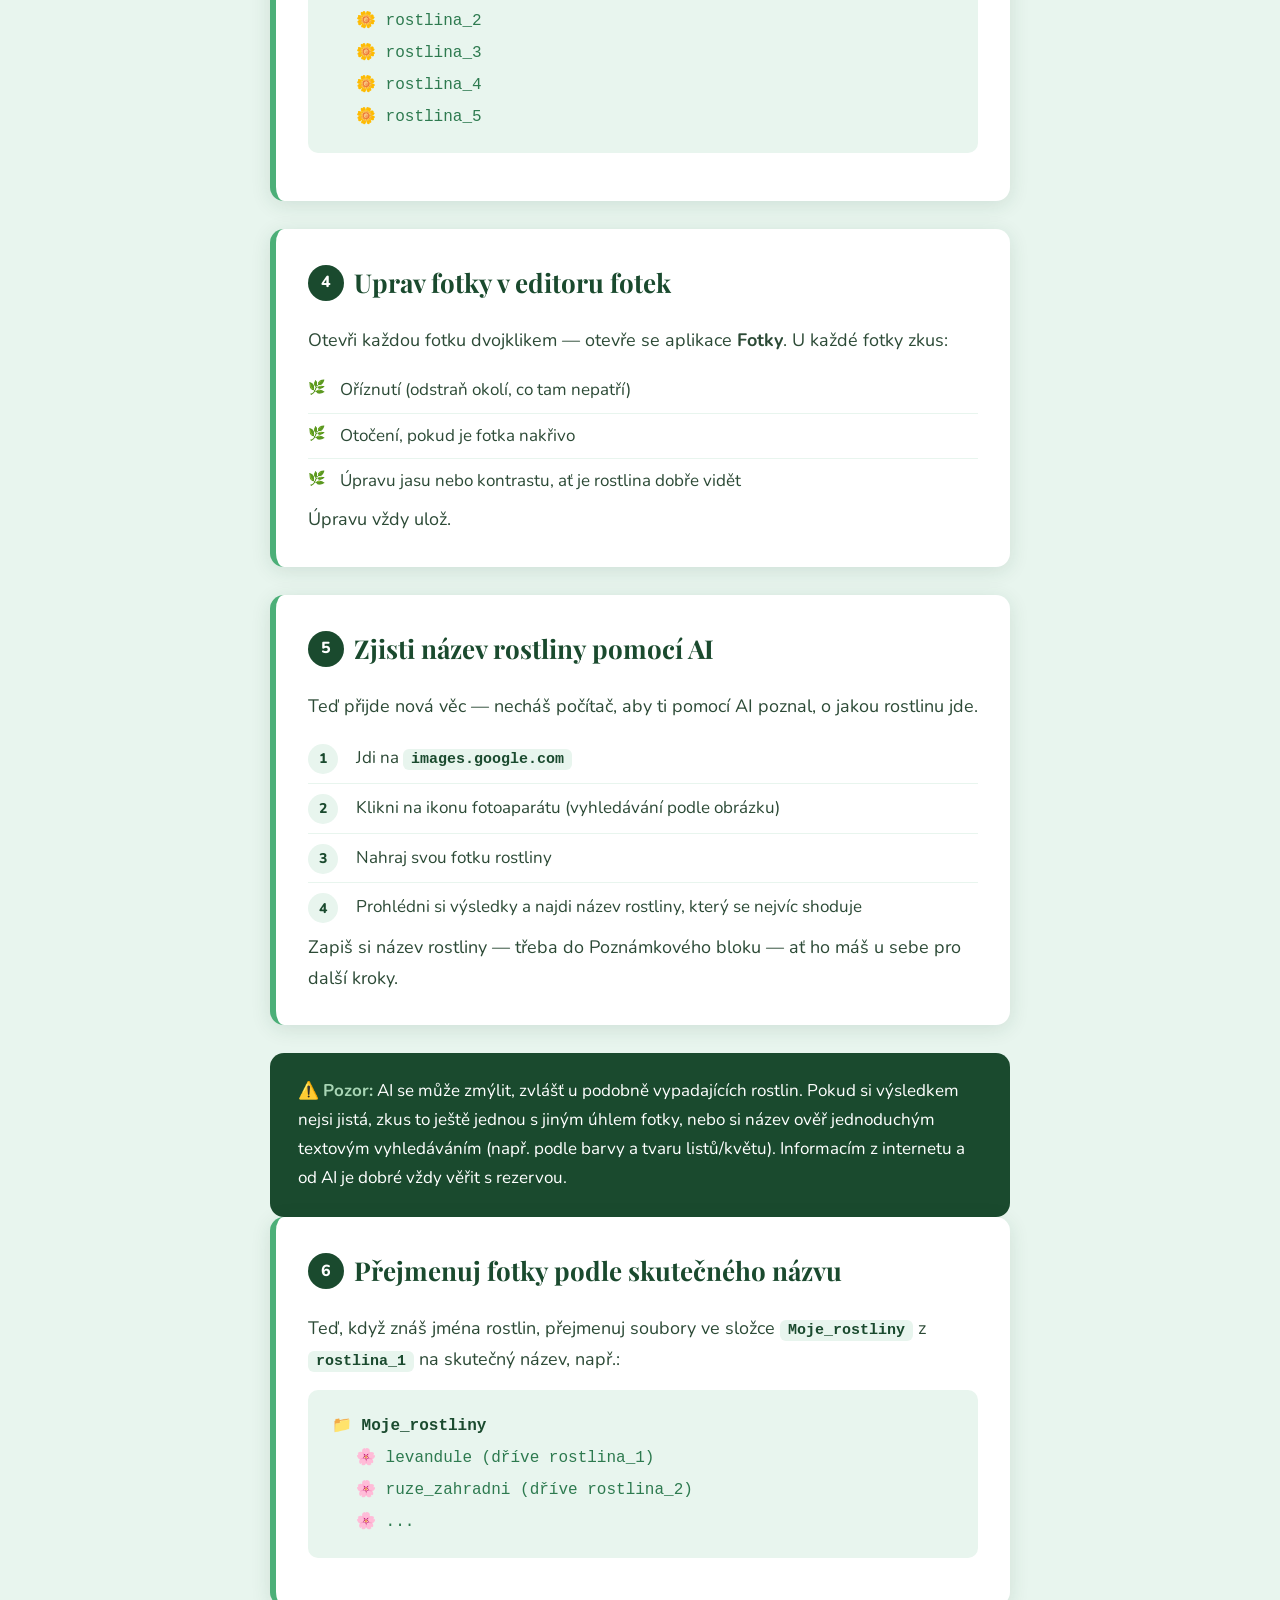
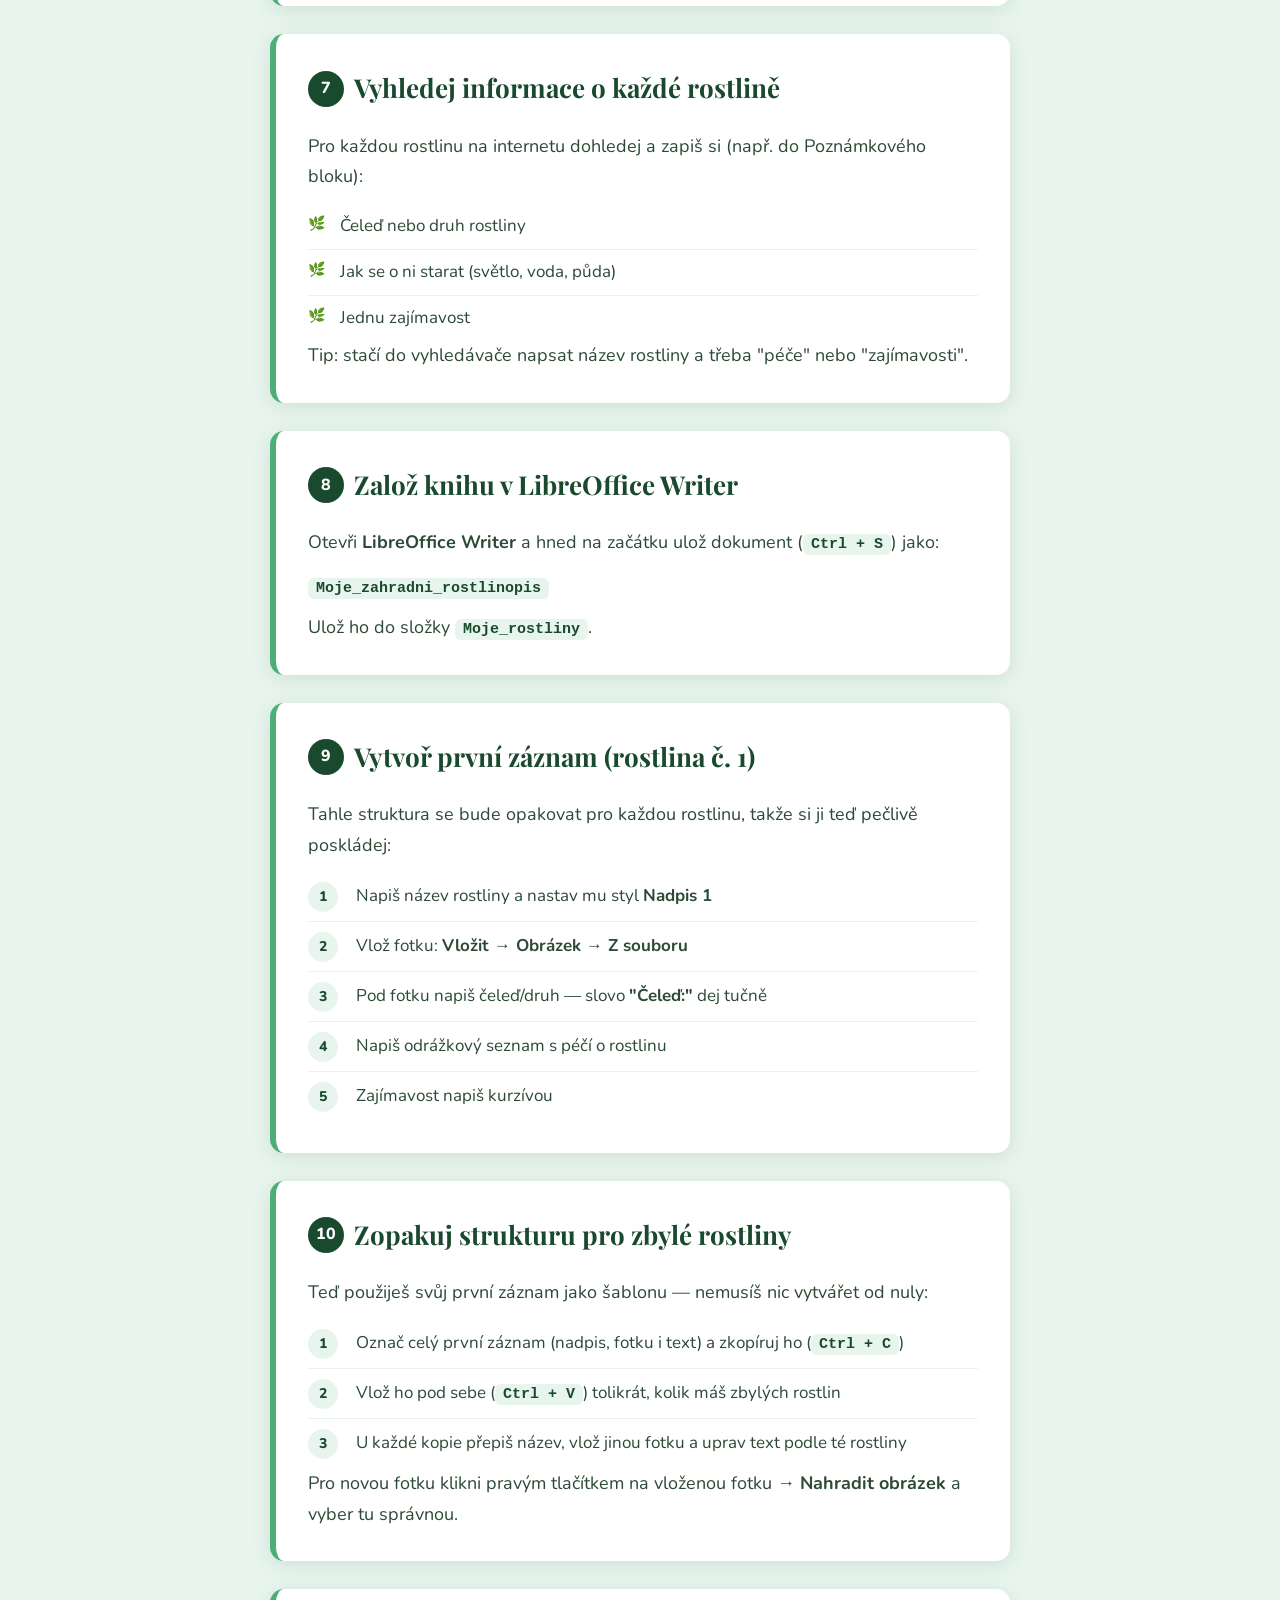
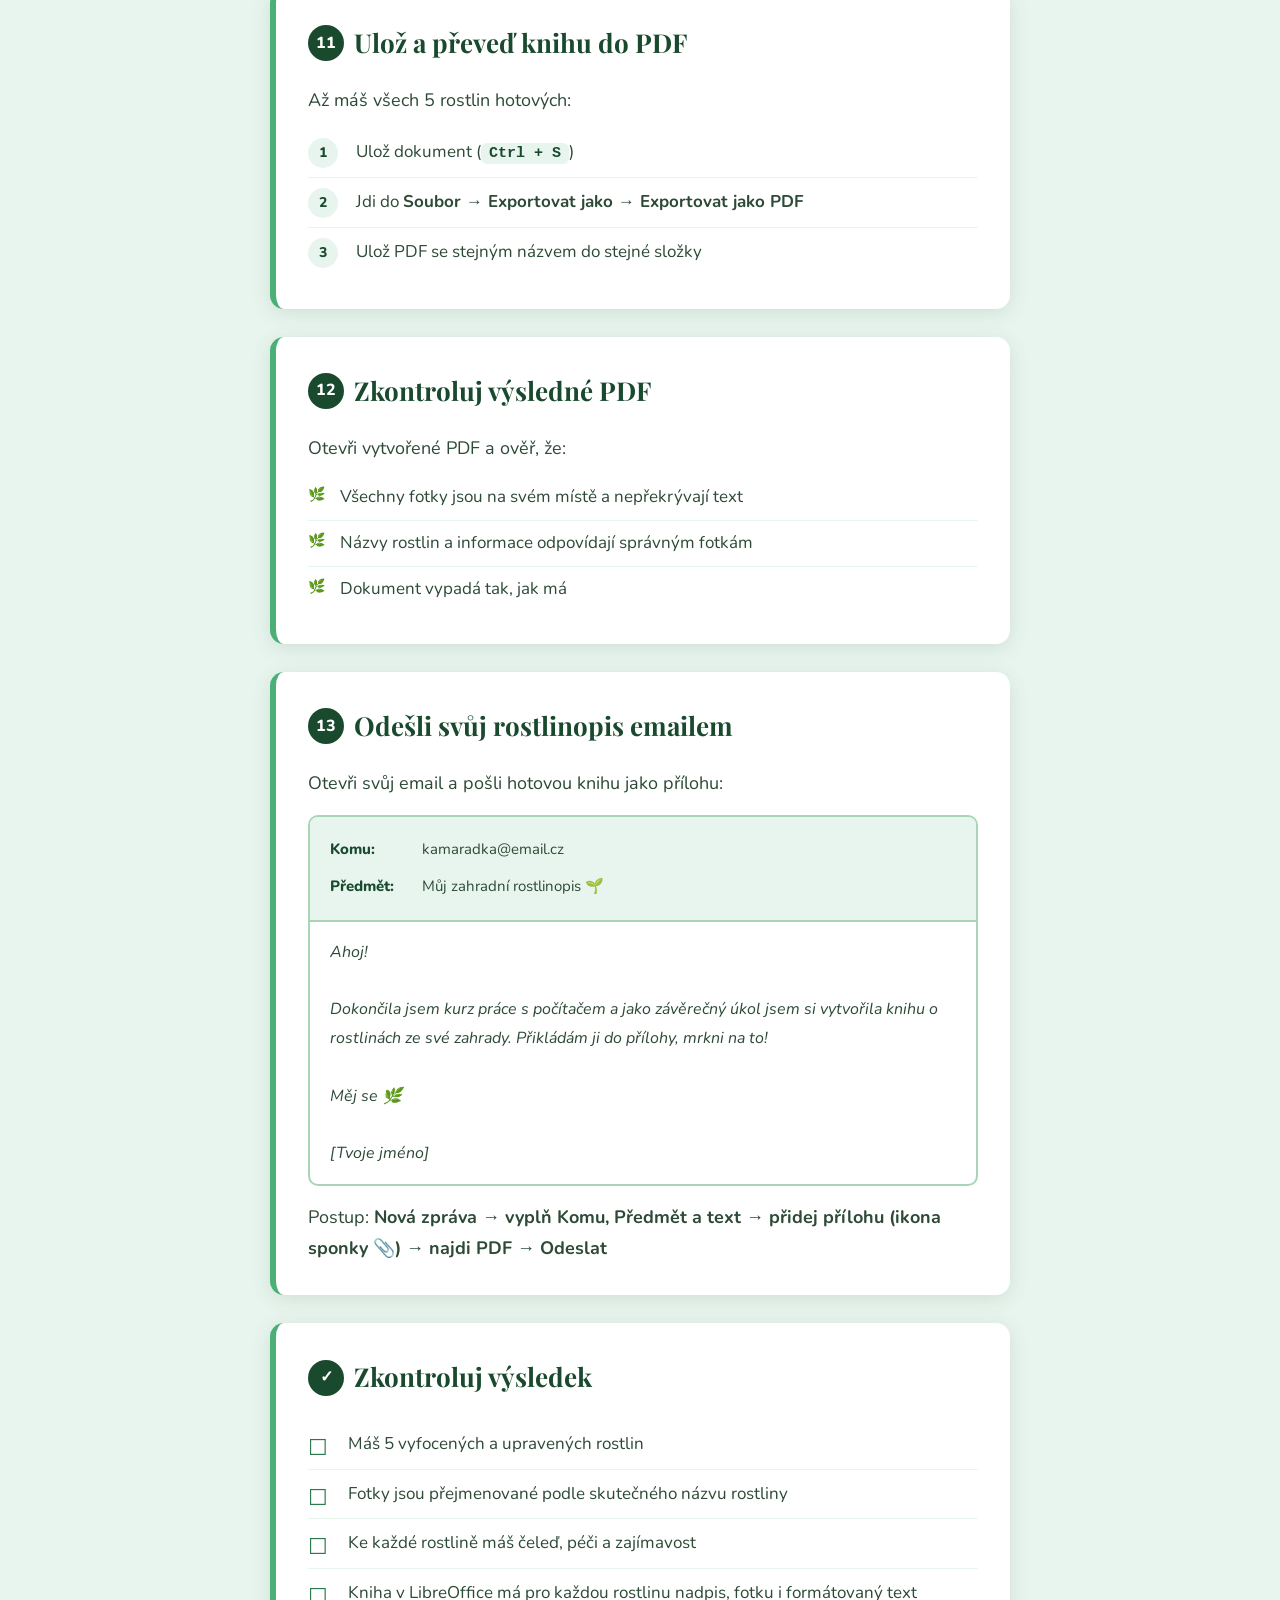
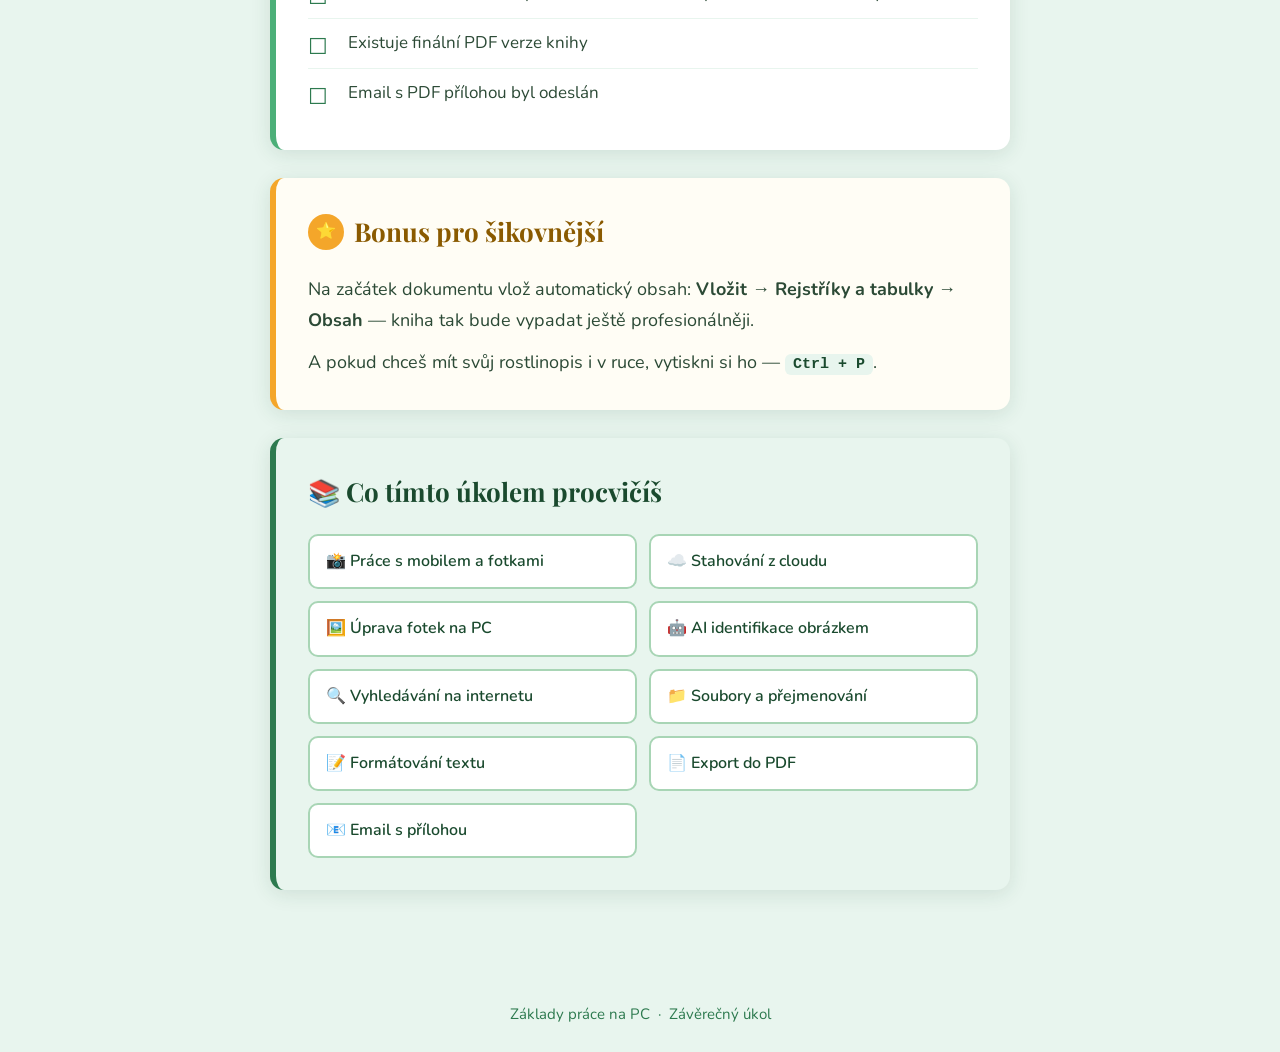
<file: ukol5/index.html>
<!DOCTYPE html>
<html lang="cs">
<head>
  <meta charset="UTF-8" />
  <meta name="viewport" content="width=device-width, initial-scale=1.0" />
  <title>Závěrečný úkol – Moje zahradní rostlinopis</title>
  <link href="https://fonts.googleapis.com/css2?family=Nunito:wght@400;600;700;800&family=Playfair+Display:wght@700&display=swap" rel="stylesheet" />
  <link rel="stylesheet" href="../style.css">
</head>
<body>

<header>
  <span class="header-emoji">🌱</span>
  <h1>Závěrečný úkol:<br>Můj zahradní rostlinopis</h1>
  <p class="subtitle">Propojíš v něm úplně všechno, co jsi se v kurzu naučila</p>
</header>

<main>

  <!-- PŘÍBĚH -->
  <div class="intro-box">
    🌿 <strong>Tvůj úkol:</strong> Vyfotíš si rostliny ze své zahrady, fotky dostaneš do počítače, upravíš je, pomocí AI zjistíš, o jakou rostlinu jde, dohledáš o ní informace na internetu a vytvoříš si vlastní knihu — <strong>rostlinopis</strong>. Tu pak převedeš do PDF a pošleš emailem. Je to poslední úkol kurzu, tak se nalaď a pojď na to!
  </div>

  <!-- KROK 1: FOCENÍ -->
  <div class="card">
    <h2><span class="step-num">1</span>Vyfoť rostliny na zahradě</h2>
    <p>Vezmi mobil a vyfoť alespoň <strong>5 různých rostlin</strong> na zahradě — květiny, keře, stromy, cokoliv tě zaujme.</p>
    <p>Než začneš, ověř si v appce <strong>Google Photos</strong>, že máš zapnuté zálohování (Nastavení → Zálohování). Fotky se pak automaticky uloží i do cloudu.</p>
  </div>

  <!-- KROK 2: STAŽENÍ Z CLOUDU -->
  <div class="card">
    <h2><span class="step-num">2</span>Stáhni fotky z Google Photos do PC</h2>
    <p>Postup:</p>
    <ol>
      <li>V počítači otevři prohlížeč a jdi na <code>photos.google.com</code></li>
      <li>Přihlas se stejným Google účtem, jako máš v mobilu</li>
      <li>Najdi svých 5 fotek rostlin a označ je (klikni na fotku, pak na zaškrtávátko v rohu u dalších)</li>
      <li>Klikni na tři tečky (nebo ikonu stažení) a vyber <strong>Stáhnout</strong></li>
    </ol>
    <p>Fotky se uloží do složky <code>Stažené soubory</code>.</p>
  </div>

  <!-- KROK 3: SLOŽKA A PŘEJMENOVÁNÍ -->
  <div class="card">
    <h2><span class="step-num">3</span>Vytvoř složku a fotky přejmenuj</h2>
    <p>Na <strong>Ploše</strong> vytvoř složku <code>Moje_rostliny</code> a přesuň do ní všech 5 stažených fotek.</p>
    <p>Jména rostlin ještě neznáš, tak je zatím přejmenuj takto:</p>
    <div class="folder-tree">
      <div class="folder">📁 Moje_rostliny</div>
      <div class="sub">🌼 rostlina_1</div>
      <div class="sub">🌼 rostlina_2</div>
      <div class="sub">🌼 rostlina_3</div>
      <div class="sub">🌼 rostlina_4</div>
      <div class="sub">🌼 rostlina_5</div>
    </div>
  </div>

  <!-- KROK 4: ÚPRAVA FOTEK -->
  <div class="card">
    <h2><span class="step-num">4</span>Uprav fotky v editoru fotek</h2>
    <p>Otevři každou fotku dvojklikem — otevře se aplikace <strong>Fotky</strong>. U každé fotky zkus:</p>
    <ul>
      <li>Oříznutí (odstraň okolí, co tam nepatří)</li>
      <li>Otočení, pokud je fotka nakřivo</li>
      <li>Úpravu jasu nebo kontrastu, ať je rostlina dobře vidět</li>
    </ul>
    <p>Úpravu vždy ulož.</p>
  </div>

  <!-- KROK 5: AI IDENTIFIKACE -->
  <div class="card">
    <h2><span class="step-num">5</span>Zjisti název rostliny pomocí AI</h2>
    <p>Teď přijde nová věc — necháš počítač, aby ti pomocí AI poznal, o jakou rostlinu jde.</p>
    <ol>
      <li>Jdi na <code>images.google.com</code></li>
      <li>Klikni na ikonu fotoaparátu (vyhledávání podle obrázku)</li>
      <li>Nahraj svou fotku rostliny</li>
      <li>Prohlédni si výsledky a najdi název rostliny, který se nejvíc shoduje</li>
    </ol>
    <p>Zapiš si název rostliny — třeba do Poznámkového bloku — ať ho máš u sebe pro další kroky.</p>
  </div>

  <div class="tip-box">
    ⚠️ <strong>Pozor:</strong> AI se může zmýlit, zvlášť u podobně vypadajících rostlin. Pokud si výsledkem nejsi jistá, zkus to ještě jednou s jiným úhlem fotky, nebo si název ověř jednoduchým textovým vyhledáváním (např. podle barvy a tvaru listů/květu). Informacím z internetu a od AI je dobré vždy věřit s rezervou.
  </div>

  <!-- KROK 6: PŘEJMENOVÁNÍ PODLE NÁZVU -->
  <div class="card">
    <h2><span class="step-num">6</span>Přejmenuj fotky podle skutečného názvu</h2>
    <p>Teď, když znáš jména rostlin, přejmenuj soubory ve složce <code>Moje_rostliny</code> z <code>rostlina_1</code> na skutečný název, např.:</p>
    <div class="folder-tree">
      <div class="folder">📁 Moje_rostliny</div>
      <div class="sub">🌸 levandule (dříve rostlina_1)</div>
      <div class="sub">🌸 ruze_zahradni (dříve rostlina_2)</div>
      <div class="sub">🌸 ...</div>
    </div>
  </div>

  <!-- KROK 7: VYHLEDÁVÁNÍ INFORMACÍ -->
  <div class="card">
    <h2><span class="step-num">7</span>Vyhledej informace o každé rostlině</h2>
    <p>Pro každou rostlinu na internetu dohledej a zapiš si (např. do Poznámkového bloku):</p>
    <ul>
      <li>Čeleď nebo druh rostliny</li>
      <li>Jak se o ni starat (světlo, voda, půda)</li>
      <li>Jednu zajímavost</li>
    </ul>
    <p>Tip: stačí do vyhledávače napsat název rostliny a třeba "péče" nebo "zajímavosti".</p>
  </div>

  <!-- KROK 8: ZALOŽENÍ DOKUMENTU -->
  <div class="card">
    <h2><span class="step-num">8</span>Založ knihu v LibreOffice Writer</h2>
    <p>Otevři <strong>LibreOffice Writer</strong> a hned na začátku ulož dokument (<code>Ctrl + S</code>) jako:</p>
    <p style="margin: 10px 0; font-size: 19px;"><code>Moje_zahradni_rostlinopis</code></p>
    <p>Ulož ho do složky <code>Moje_rostliny</code>.</p>
  </div>

  <!-- KROK 9: PRVNÍ ZÁZNAM -->
  <div class="card">
    <h2><span class="step-num">9</span>Vytvoř první záznam (rostlina č. 1)</h2>
    <p>Tahle struktura se bude opakovat pro každou rostlinu, takže si ji teď pečlivě poskládej:</p>
    <ol>
      <li>Napiš název rostliny a nastav mu styl <strong>Nadpis 1</strong></li>
      <li>Vlož fotku: <strong>Vložit → Obrázek → Z souboru</strong></li>
      <li>Pod fotku napiš čeleď/druh — slovo <strong>"Čeleď:"</strong> dej tučně</li>
      <li>Napiš odrážkový seznam s péčí o rostlinu</li>
      <li>Zajímavost napiš kurzívou</li>
    </ol>
  </div>

  <!-- KROK 10: ZBYLÉ ZÁZNAMY -->
  <div class="card">
    <h2><span class="step-num">10</span>Zopakuj strukturu pro zbylé rostliny</h2>
    <p>Teď použiješ svůj první záznam jako šablonu — nemusíš nic vytvářet od nuly:</p>
    <ol>
      <li>Označ celý první záznam (nadpis, fotku i text) a zkopíruj ho (<code>Ctrl + C</code>)</li>
      <li>Vlož ho pod sebe (<code>Ctrl + V</code>) tolikrát, kolik máš zbylých rostlin</li>
      <li>U každé kopie přepiš název, vlož jinou fotku a uprav text podle té rostliny</li>
    </ol>
    <p>Pro novou fotku klikni pravým tlačítkem na vloženou fotku → <strong>Nahradit obrázek</strong> a vyber tu správnou.</p>
  </div>

  <!-- KROK 11: ULOŽENÍ A PDF -->
  <div class="card">
    <h2><span class="step-num">11</span>Ulož a převeď knihu do PDF</h2>
    <p>Až máš všech 5 rostlin hotových:</p>
    <ol>
      <li>Ulož dokument (<code>Ctrl + S</code>)</li>
      <li>Jdi do <strong>Soubor → Exportovat jako → Exportovat jako PDF</strong></li>
      <li>Ulož PDF se stejným názvem do stejné složky</li>
    </ol>
  </div>

  <!-- KROK 12: KONTROLA PDF -->
  <div class="card">
    <h2><span class="step-num">12</span>Zkontroluj výsledné PDF</h2>
    <p>Otevři vytvořené PDF a ověř, že:</p>
    <ul>
      <li>Všechny fotky jsou na svém místě a nepřekrývají text</li>
      <li>Názvy rostlin a informace odpovídají správným fotkám</li>
      <li>Dokument vypadá tak, jak má</li>
    </ul>
  </div>

  <!-- KROK 13: EMAIL -->
  <div class="card">
    <h2><span class="step-num">13</span>Odešli svůj rostlinopis emailem</h2>
    <p>Otevři svůj email a pošli hotovou knihu jako přílohu:</p>

    <div class="email-preview">
      <div class="email-header">
        <div class="email-row">
          <span class="label">Komu:</span>
          <span>kamaradka@email.cz</span>
        </div>
        <div class="email-row">
          <span class="label">Předmět:</span>
          <span>Můj zahradní rostlinopis 🌱</span>
        </div>
      </div>
      <div class="email-body">
        Ahoj!<br><br>
        Dokončila jsem kurz práce s počítačem a jako závěrečný úkol jsem si vytvořila knihu o rostlinách ze své zahrady. Přikládám ji do přílohy, mrkni na to!<br><br>
        Měj se 🌿<br><br>
        [Tvoje jméno]
      </div>
    </div>

    <p>Postup: <strong>Nová zpráva → vyplň Komu, Předmět a text → přidej přílohu (ikona sponky 📎) → najdi PDF → Odeslat</strong></p>
  </div>

  <!-- KONTROLA -->
  <div class="card">
    <h2><span class="step-num">✓</span>Zkontroluj výsledek</h2>
    <ul class="checklist">
      <li>Máš 5 vyfocených a upravených rostlin</li>
      <li>Fotky jsou přejmenované podle skutečného názvu rostliny</li>
      <li>Ke každé rostlině máš čeleď, péči a zajímavost</li>
      <li>Kniha v LibreOffice má pro každou rostlinu nadpis, fotku i formátovaný text</li>
      <li>Existuje finální PDF verze knihy</li>
      <li>Email s PDF přílohou byl odeslán</li>
    </ul>
  </div>

  <!-- BONUS -->
  <div class="card bonus">
    <h2><span class="step-num">⭐</span>Bonus pro šikovnější</h2>
    <p>Na začátek dokumentu vlož automatický obsah: <strong>Vložit → Rejstříky a tabulky → Obsah</strong> — kniha tak bude vypadat ještě profesionálněji.</p>
    <p style="margin-top: 12px;">A pokud chceš mít svůj rostlinopis i v ruce, vytiskni si ho — <code>Ctrl + P</code>.</p>
  </div>

  <!-- CO PROCVIČÍŠ -->
  <div class="card skills">
    <h2>📚 Co tímto úkolem procvičíš</h2>
    <div class="skills-grid">
      <div class="skill-pill">📸 Práce s mobilem a fotkami</div>
      <div class="skill-pill">☁️ Stahování z cloudu</div>
      <div class="skill-pill">🖼️ Úprava fotek na PC</div>
      <div class="skill-pill">🤖 AI identifikace obrázkem</div>
      <div class="skill-pill">🔍 Vyhledávání na internetu</div>
      <div class="skill-pill">📁 Soubory a přejmenování</div>
      <div class="skill-pill">📝 Formátování textu</div>
      <div class="skill-pill">📄 Export do PDF</div>
      <div class="skill-pill">📧 Email s přílohou</div>
    </div>
  </div>

</main>

<footer>
  Základy práce na PC &nbsp;·&nbsp; Závěrečný úkol
</footer>

</body>
</html>
</file>
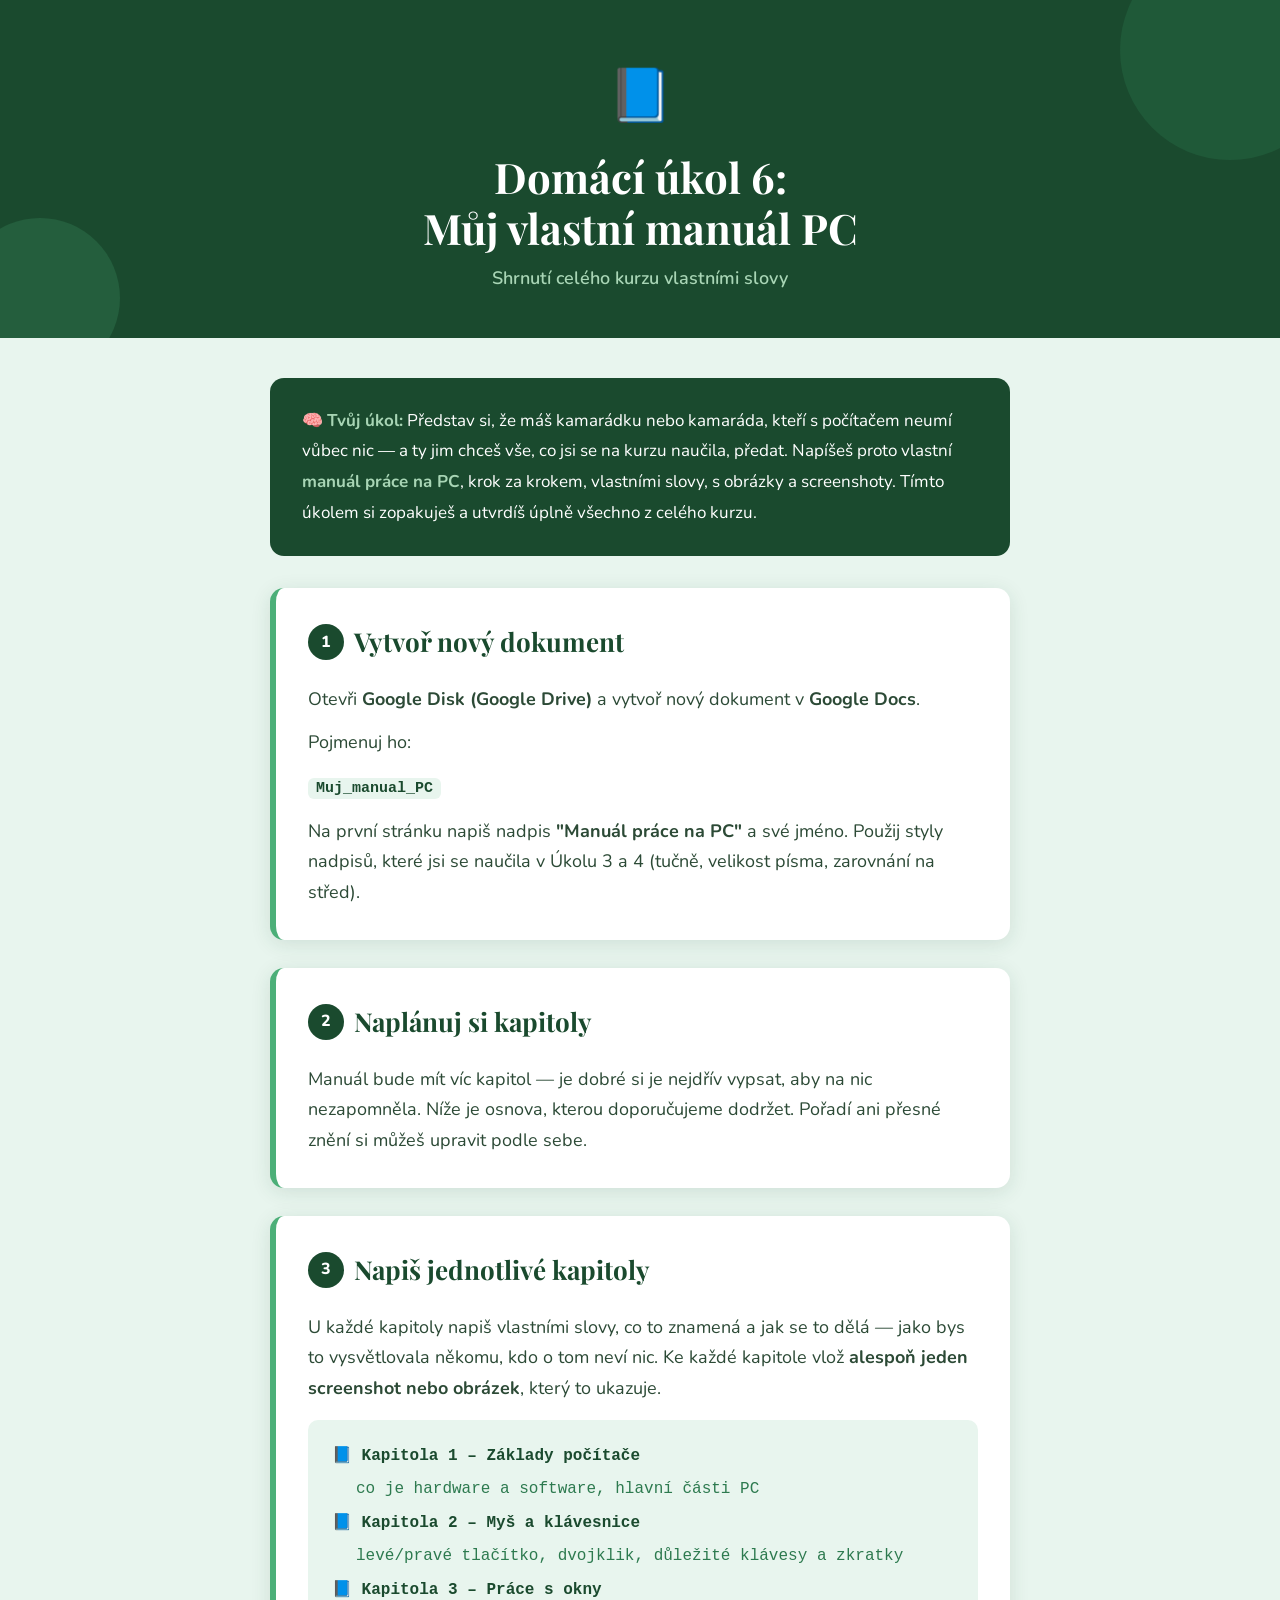
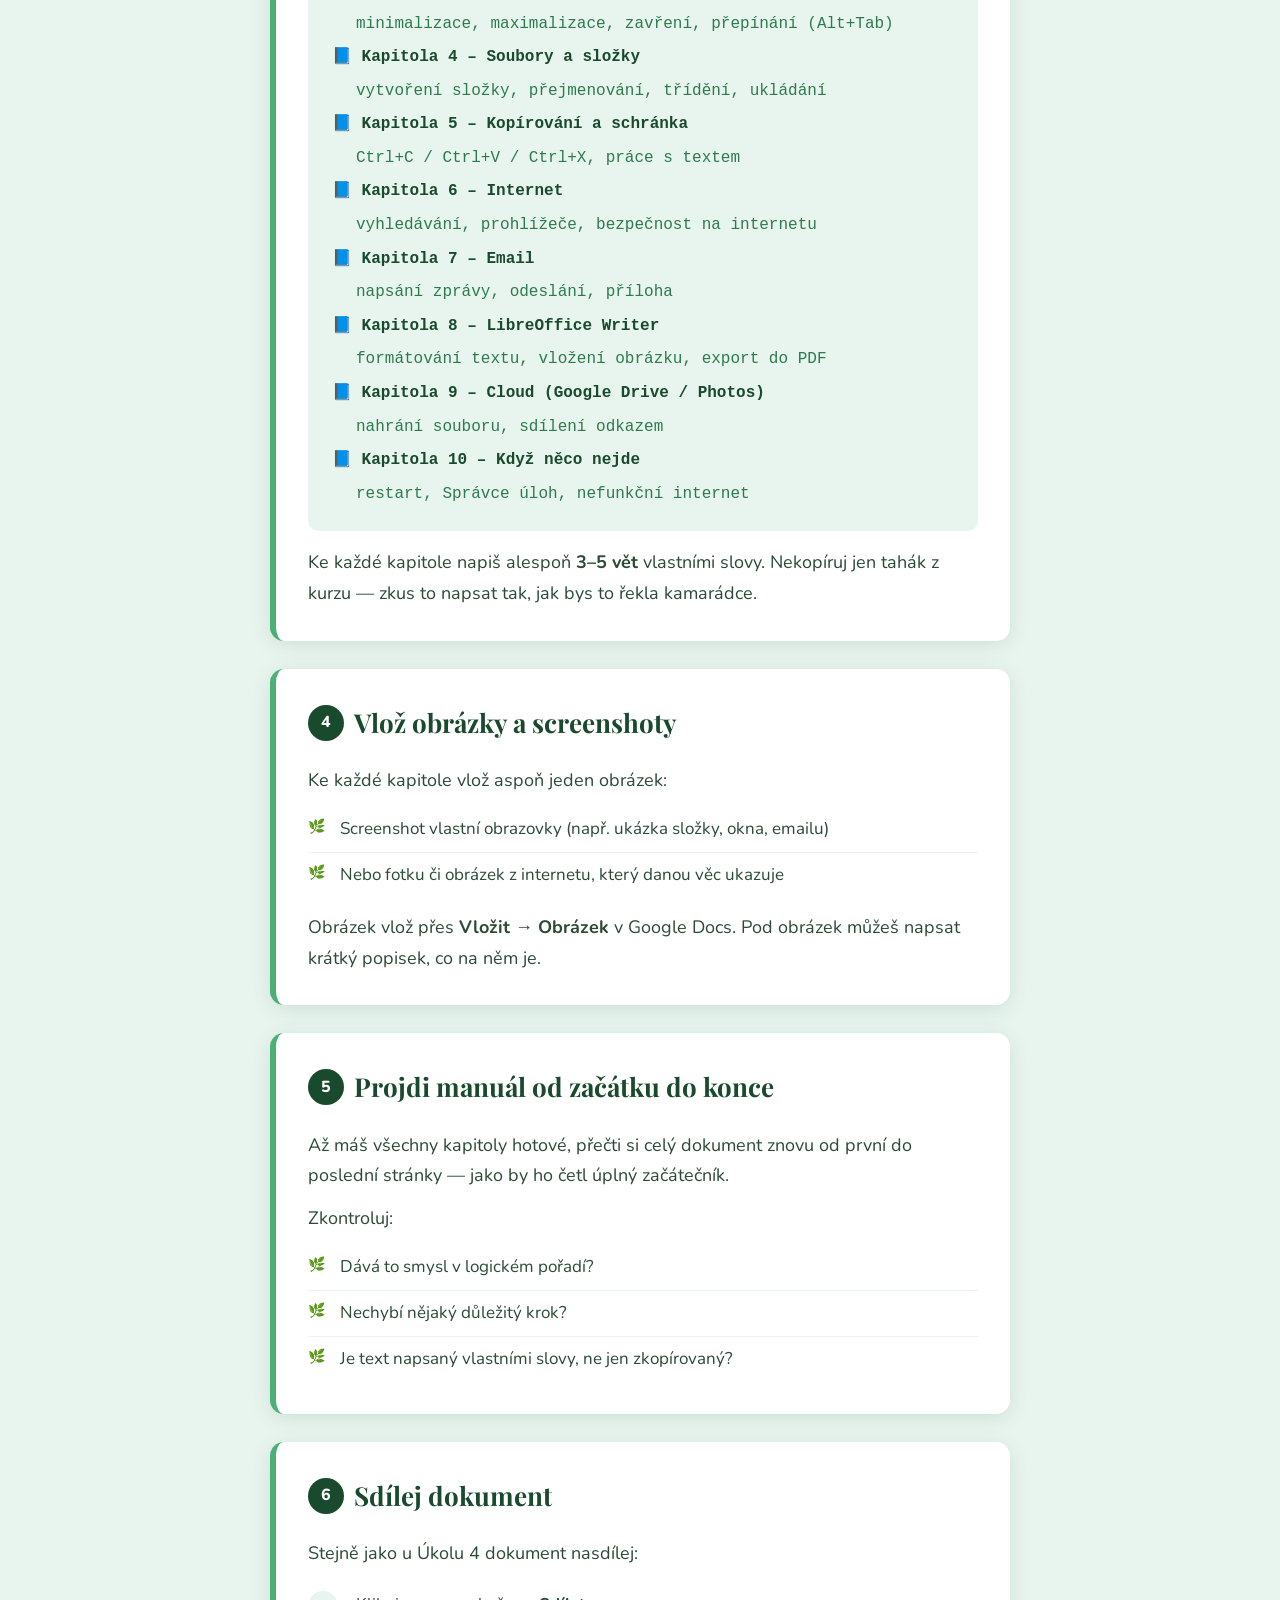
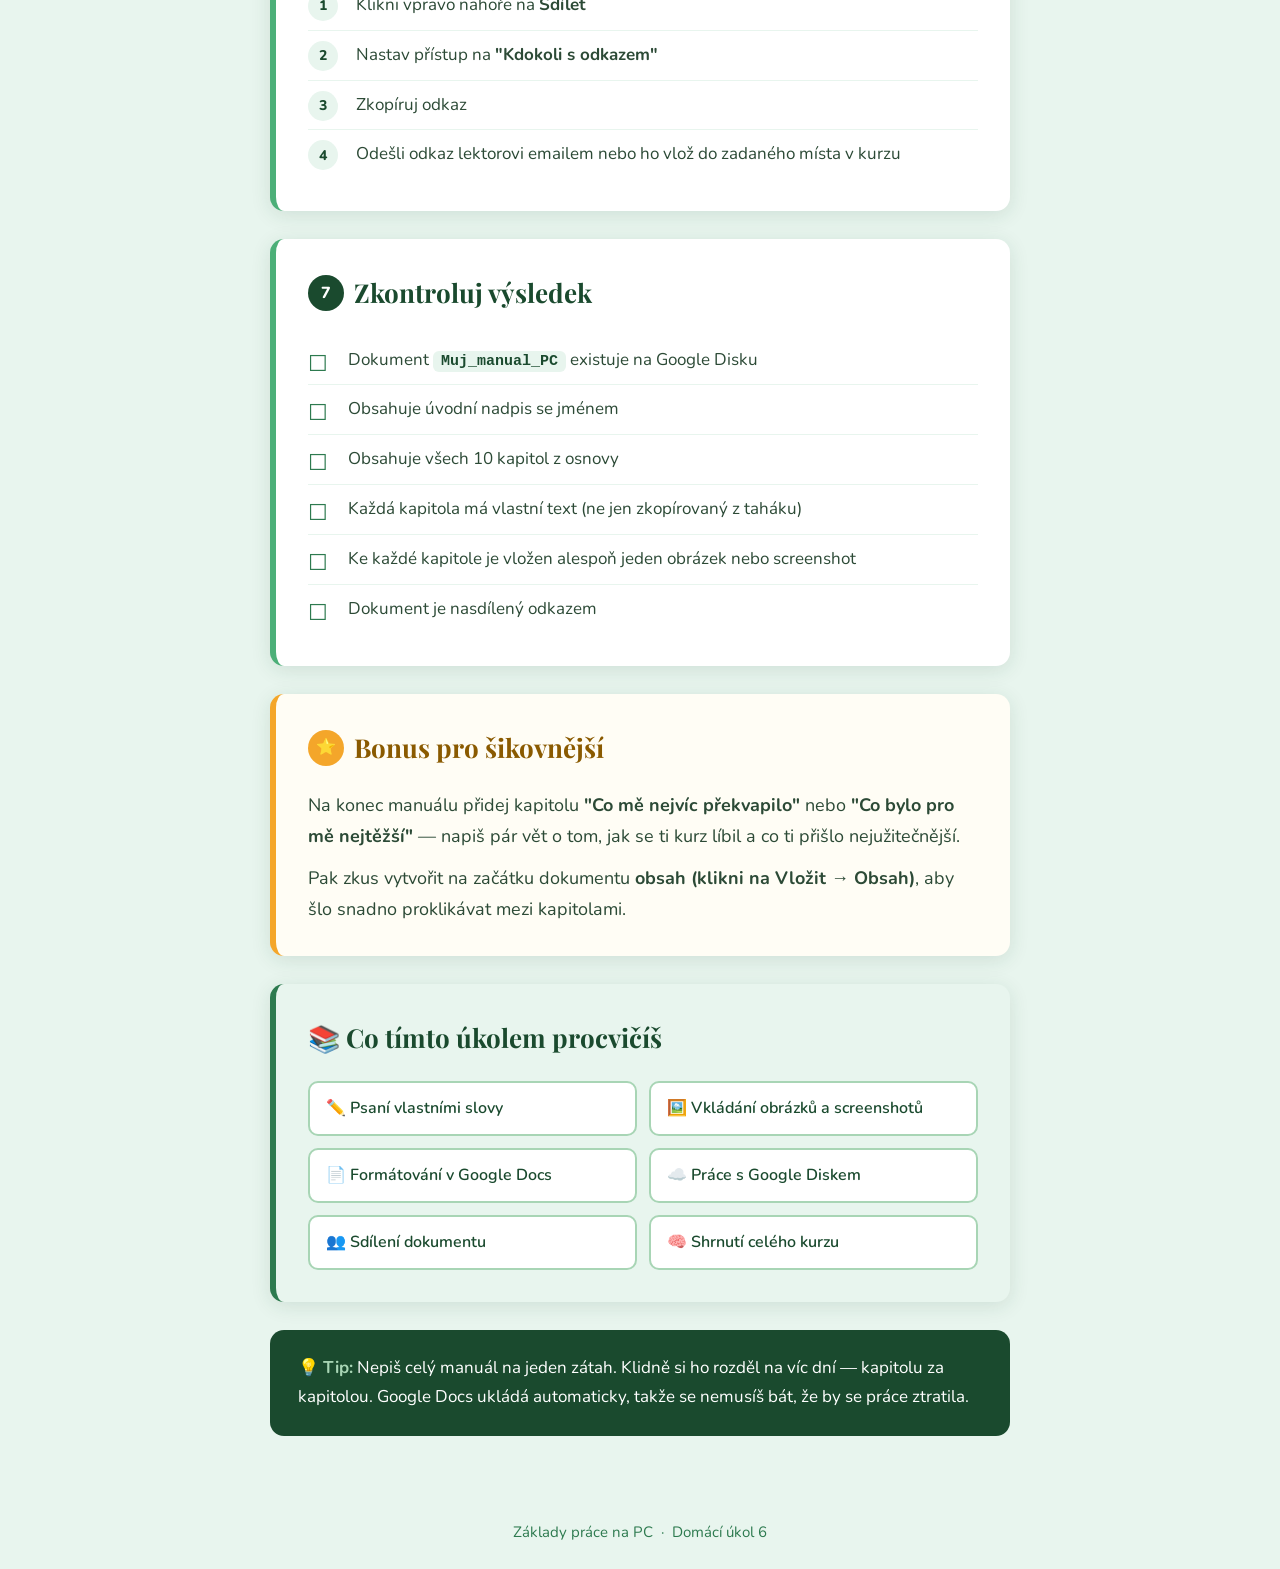
<file: ukol6/index.html>
<!DOCTYPE html>
<html lang="cs">
<head>
  <meta charset="UTF-8" />
  <meta name="viewport" content="width=device-width, initial-scale=1.0" />
  <title>Domácí úkol 6 – Můj vlastní manuál PC</title>
  <link href="https://fonts.googleapis.com/css2?family=Nunito:wght@400;600;700;800&family=Playfair+Display:wght@700&display=swap" rel="stylesheet" />
  <link rel="stylesheet" href="../style.css" />
</head>
<body>

<header>
  <span class="header-emoji">📘</span>
  <h1>Domácí úkol 6:<br>Můj vlastní manuál PC</h1>
  <p class="subtitle">Shrnutí celého kurzu vlastními slovy</p>
</header>

<main>

  <!-- PŘÍBĚH -->
  <div class="intro-box">
    🧠 <strong>Tvůj úkol:</strong> Představ si, že máš kamarádku nebo kamaráda, kteří s počítačem neumí vůbec nic — a ty jim chceš vše, co jsi se na kurzu naučila, předat. Napíšeš proto vlastní <strong>manuál práce na PC</strong>, krok za krokem, vlastními slovy, s obrázky a screenshoty. Tímto úkolem si zopakuješ a utvrdíš úplně všechno z celého kurzu.
  </div>

  <!-- KROK 1: PŘÍPRAVA DOKUMENTU -->
  <div class="card">
    <h2><span class="step-num">1</span>Vytvoř nový dokument</h2>
    <p>Otevři <strong>Google Disk (Google Drive)</strong> a vytvoř nový dokument v <strong>Google Docs</strong>.</p>
    <p>Pojmenuj ho:</p>
    <p style="margin-top: 12px; font-size: 19px;"><code>Muj_manual_PC</code></p>
    <p style="margin-top: 14px;">Na první stránku napiš nadpis <strong>"Manuál práce na PC"</strong> a své jméno. Použij styly nadpisů, které jsi se naučila v Úkolu 3 a 4 (tučně, velikost písma, zarovnání na střed).</p>
  </div>

  <!-- KROK 2: OSNOVA -->
  <div class="card">
    <h2><span class="step-num">2</span>Naplánuj si kapitoly</h2>
    <p>Manuál bude mít víc kapitol — je dobré si je nejdřív vypsat, aby na nic nezapomněla. Níže je osnova, kterou doporučujeme dodržet. Pořadí ani přesné znění si můžeš upravit podle sebe.</p>
  </div>

  <!-- KROK 3: KAPITOLY -->
  <div class="card">
    <h2><span class="step-num">3</span>Napiš jednotlivé kapitoly</h2>
    <p>U každé kapitoly napiš vlastními slovy, co to znamená a jak se to dělá — jako bys to vysvětlovala někomu, kdo o tom neví nic. Ke každé kapitole vlož <strong>alespoň jeden screenshot nebo obrázek</strong>, který to ukazuje.</p>

    <div class="folder-tree" style="margin-top: 16px; line-height: 2.1;">
      <div class="folder">📘 Kapitola 1 – Základy počítače</div>
      <div class="sub">co je hardware a software, hlavní části PC</div>
      <div class="folder">📘 Kapitola 2 – Myš a klávesnice</div>
      <div class="sub">levé/pravé tlačítko, dvojklik, důležité klávesy a zkratky</div>
      <div class="folder">📘 Kapitola 3 – Práce s okny</div>
      <div class="sub">minimalizace, maximalizace, zavření, přepínání (Alt+Tab)</div>
      <div class="folder">📘 Kapitola 4 – Soubory a složky</div>
      <div class="sub">vytvoření složky, přejmenování, třídění, ukládání</div>
      <div class="folder">📘 Kapitola 5 – Kopírování a schránka</div>
      <div class="sub">Ctrl+C / Ctrl+V / Ctrl+X, práce s textem</div>
      <div class="folder">📘 Kapitola 6 – Internet</div>
      <div class="sub">vyhledávání, prohlížeče, bezpečnost na internetu</div>
      <div class="folder">📘 Kapitola 7 – Email</div>
      <div class="sub">napsání zprávy, odeslání, příloha</div>
      <div class="folder">📘 Kapitola 8 – LibreOffice Writer</div>
      <div class="sub">formátování textu, vložení obrázku, export do PDF</div>
      <div class="folder">📘 Kapitola 9 – Cloud (Google Drive / Photos)</div>
      <div class="sub">nahrání souboru, sdílení odkazem</div>
      <div class="folder">📘 Kapitola 10 – Když něco nejde</div>
      <div class="sub">restart, Správce úloh, nefunkční internet</div>
    </div>

    <p style="margin-top: 16px;">Ke každé kapitole napiš alespoň <strong>3–5 vět</strong> vlastními slovy. Nekopíruj jen tahák z kurzu — zkus to napsat tak, jak bys to řekla kamarádce.</p>
  </div>

  <!-- KROK 4: SCREENSHOTY -->
  <div class="card">
    <h2><span class="step-num">4</span>Vlož obrázky a screenshoty</h2>
    <p>Ke každé kapitole vlož aspoň jeden obrázek:</p>
    <ul>
      <li>Screenshot vlastní obrazovky (např. ukázka složky, okna, emailu)</li>
      <li>Nebo fotku či obrázek z internetu, který danou věc ukazuje</li>
    </ul>
    <p style="margin-top: 14px;">Obrázek vlož přes <strong>Vložit → Obrázek</strong> v Google Docs. Pod obrázek můžeš napsat krátký popisek, co na něm je.</p>
  </div>

  <!-- KROK 5: PROCHÁZKA CELÝM MANUÁLEM -->
  <div class="card">
    <h2><span class="step-num">5</span>Projdi manuál od začátku do konce</h2>
    <p>Až máš všechny kapitoly hotové, přečti si celý dokument znovu od první do poslední stránky — jako by ho četl úplný začátečník.</p>
    <p>Zkontroluj:</p>
    <ul>
      <li>Dává to smysl v logickém pořadí?</li>
      <li>Nechybí nějaký důležitý krok?</li>
      <li>Je text napsaný vlastními slovy, ne jen zkopírovaný?</li>
    </ul>
  </div>

  <!-- KROK 6: SDÍLENÍ -->
  <div class="card">
    <h2><span class="step-num">6</span>Sdílej dokument</h2>
    <p>Stejně jako u Úkolu 4 dokument nasdílej:</p>
    <ol>
      <li>Klikni vpravo nahoře na <strong>Sdílet</strong></li>
      <li>Nastav přístup na <strong>"Kdokoli s odkazem"</strong></li>
      <li>Zkopíruj odkaz</li>
      <li>Odešli odkaz lektorovi emailem nebo ho vlož do zadaného místa v kurzu</li>
    </ol>
  </div>

  <!-- KROK 7: KONTROLA -->
  <div class="card">
    <h2><span class="step-num">7</span>Zkontroluj výsledek</h2>
    <ul class="checklist">
      <li>Dokument <code>Muj_manual_PC</code> existuje na Google Disku</li>
      <li>Obsahuje úvodní nadpis se jménem</li>
      <li>Obsahuje všech 10 kapitol z osnovy</li>
      <li>Každá kapitola má vlastní text (ne jen zkopírovaný z taháku)</li>
      <li>Ke každé kapitole je vložen alespoň jeden obrázek nebo screenshot</li>
      <li>Dokument je nasdílený odkazem</li>
    </ul>
  </div>

  <!-- BONUS -->
  <div class="card bonus">
    <h2><span class="step-num">⭐</span>Bonus pro šikovnější</h2>
    <p>Na konec manuálu přidej kapitolu <strong>"Co mě nejvíc překvapilo"</strong> nebo <strong>"Co bylo pro mě nejtěžší"</strong> — napiš pár vět o tom, jak se ti kurz líbil a co ti přišlo nejužitečnější.</p>
    <p style="margin-top: 12px;">Pak zkus vytvořit na začátku dokumentu <strong>obsah (klikni na Vložit → Obsah)</strong>, aby šlo snadno proklikávat mezi kapitolami.</p>
  </div>

  <!-- CO PROCVIČÍŠ -->
  <div class="card skills">
    <h2>📚 Co tímto úkolem procvičíš</h2>
    <div class="skills-grid">
      <div class="skill-pill">✏️ Psaní vlastními slovy</div>
      <div class="skill-pill">🖼️ Vkládání obrázků a screenshotů</div>
      <div class="skill-pill">📄 Formátování v Google Docs</div>
      <div class="skill-pill">☁️ Práce s Google Diskem</div>
      <div class="skill-pill">👥 Sdílení dokumentu</div>
      <div class="skill-pill">🧠 Shrnutí celého kurzu</div>
    </div>
  </div>

  <!-- TIP -->
  <div class="tip-box">
    💡 <strong>Tip:</strong> Nepiš celý manuál na jeden zátah. Klidně si ho rozděl na víc dní — kapitolu za kapitolou. Google Docs ukládá automaticky, takže se nemusíš bát, že by se práce ztratila.
  </div>

</main>

<footer>
  Základy práce na PC &nbsp;·&nbsp; Domácí úkol 6
</footer>

</body>
</html>
</file>
<file: style.css>
/* =============================================
   ZÁKLADY PRÁCE NA PC – sdílené styly
   ============================================= */

:root {
  --green-dark:   #1a4a2e;
  --green-mid:    #2d7a4f;
  --green-light:  #4caf78;
  --green-pale:   #e8f5ee;
  --green-accent: #a8d5b5;
  --white:        #ffffff;
  --text-dark:    #1a2e22;
  --text-body:    #2c4a36;
  --radius:       14px;
  --shadow:       0 4px 20px rgba(26,74,46,0.12);
}

*, *::before, *::after { box-sizing: border-box; margin: 0; padding: 0; }

body {
  font-family: 'Nunito', sans-serif;
  background: var(--green-pale);
  color: var(--text-body);
  font-size: 18px;
  line-height: 1.7;
}

/* =============================================
   HEADER
   ============================================= */

header {
  background: var(--green-dark);
  color: var(--white);
  padding: 52px 24px 44px;
  text-align: center;
  position: relative;
  overflow: hidden;
}

header::before {
  content: '';
  position: absolute;
  top: -60px; right: -60px;
  width: 220px; height: 220px;
  background: var(--green-mid);
  border-radius: 50%;
  opacity: 0.3;
}

header::after {
  content: '';
  position: absolute;
  bottom: -40px; left: -40px;
  width: 160px; height: 160px;
  background: var(--green-light);
  border-radius: 50%;
  opacity: 0.2;
}

.header-emoji {
  font-size: 52px;
  display: block;
  margin-bottom: 12px;
}

header h1 {
  font-family: 'Playfair Display', serif;
  font-size: clamp(26px, 5vw, 42px);
  line-height: 1.2;
  margin-bottom: 10px;
  position: relative;
  z-index: 1;
}

header p.subtitle {
  font-size: clamp(15px, 2.5vw, 18px);
  color: var(--green-accent);
  font-weight: 600;
  position: relative;
  z-index: 1;
}

/* =============================================
   MAIN LAYOUT
   ============================================= */

main {
  max-width: 780px;
  margin: 0 auto;
  padding: 40px 20px 60px;
}

/* =============================================
   CARD
   ============================================= */

.card {
  background: var(--white);
  border-radius: var(--radius);
  box-shadow: var(--shadow);
  padding: 32px;
  margin-bottom: 28px;
  border-left: 6px solid var(--green-light);
}

.card h2 {
  font-family: 'Playfair Display', serif;
  font-size: clamp(20px, 3.5vw, 26px);
  color: var(--green-dark);
  margin-bottom: 20px;
  display: flex;
  align-items: center;
  gap: 10px;
}

.card h2 .step-num {
  background: var(--green-dark);
  color: var(--white);
  font-family: 'Nunito', sans-serif;
  font-size: 16px;
  font-weight: 800;
  width: 36px;
  height: 36px;
  border-radius: 50%;
  display: flex;
  align-items: center;
  justify-content: center;
  flex-shrink: 0;
}

.card p { margin-bottom: 12px; }
.card p:last-child { margin-bottom: 0; }

/* BONUS CARD */
.card.bonus {
  border-left-color: #f4a62a;
  background: #fffdf5;
}

.card.bonus h2 { color: #8a5a00; }
.card.bonus .step-num { background: #f4a62a; }

/* SKILLS CARD */
.card.skills {
  border-left-color: var(--green-mid);
  background: var(--green-pale);
}

/* =============================================
   LISTS
   ============================================= */

ol {
  padding-left: 0;
  list-style: none;
  counter-reset: ol-counter;
}

ol li {
  counter-increment: ol-counter;
  padding: 10px 0 10px 48px;
  position: relative;
  font-size: 17px;
  border-bottom: 1px solid var(--green-pale);
}

ol li:last-child { border-bottom: none; }

ol li::before {
  content: counter(ol-counter);
  position: absolute;
  left: 0;
  top: 10px;
  background: var(--green-pale);
  color: var(--green-dark);
  font-weight: 800;
  font-size: 14px;
  width: 30px;
  height: 30px;
  border-radius: 50%;
  display: flex;
  align-items: center;
  justify-content: center;
}

ul { list-style: none; padding-left: 0; }

ul li {
  padding: 8px 0 8px 32px;
  position: relative;
  font-size: 17px;
  border-bottom: 1px solid var(--green-pale);
}

ul li:last-child { border-bottom: none; }

ul li::before {
  content: '🌿';
  position: absolute;
  left: 0;
  top: 8px;
  font-size: 14px;
}

/* CHECKLIST */
.checklist { list-style: none; padding: 0; }

.checklist li {
  padding: 10px 0 10px 40px;
  position: relative;
  font-size: 17px;
  border-bottom: 1px solid var(--green-pale);
}

.checklist li:last-child { border-bottom: none; }

.checklist li::before {
  content: '☐';
  position: absolute;
  left: 0;
  top: 10px;
  font-size: 22px;
  color: var(--green-mid);
}

/* =============================================
   FOLDER TREE
   ============================================= */

.folder-tree {
  background: var(--green-pale);
  border-radius: 10px;
  padding: 20px 24px;
  font-family: 'Courier New', monospace;
  font-size: 16px;
  line-height: 2;
  color: var(--text-dark);
  margin: 16px 0;
}

.folder-tree .folder { color: var(--green-dark); font-weight: 700; }
.folder-tree .sub    { color: var(--green-mid);  padding-left: 24px; }
.folder-tree .subsub { padding-left: 48px; color: #4a7a5a; }

/* =============================================
   CODE
   ============================================= */

code {
  background: var(--green-pale);
  color: var(--green-dark);
  padding: 2px 8px;
  border-radius: 6px;
  font-family: 'Courier New', monospace;
  font-size: 15px;
  font-weight: 700;
}

/* =============================================
   PHOTO TABLE
   ============================================= */

.photo-table {
  width: 100%;
  border-collapse: collapse;
  margin-top: 8px;
  font-size: 16px;
}

.photo-table th {
  background: var(--green-dark);
  color: var(--white);
  padding: 12px 16px;
  text-align: left;
  font-size: 15px;
}

.photo-table th:first-child { border-radius: 8px 0 0 0; }
.photo-table th:last-child  { border-radius: 0 8px 0 0; }

.photo-table td {
  padding: 11px 16px;
  border-bottom: 1px solid var(--green-pale);
  vertical-align: top;
}

.photo-table tr:nth-child(even) td { background: #f4fbf7; }
.photo-table tr:last-child td { border-bottom: none; }

/* =============================================
   SHORTCUT BADGES
   ============================================= */

.shortcut-row {
  display: flex;
  flex-wrap: wrap;
  gap: 10px;
  margin: 16px 0;
}

.shortcut {
  background: var(--green-dark);
  color: var(--white);
  border-radius: 8px;
  padding: 8px 16px;
  font-family: 'Courier New', monospace;
  font-size: 15px;
  font-weight: 700;
  display: flex;
  align-items: center;
  gap: 8px;
}

.shortcut span {
  color: var(--green-accent);
  font-family: 'Nunito', sans-serif;
  font-size: 13px;
  font-weight: 600;
}

/* =============================================
   TEXT BLOCK (copy-paste exercise)
   ============================================= */

.text-block {
  background: var(--green-pale);
  border-left: 4px solid var(--green-light);
  border-radius: 0 10px 10px 0;
  padding: 20px 24px;
  font-size: 16px;
  line-height: 1.9;
  color: var(--text-dark);
  margin: 16px 0;
  font-style: italic;
}

.text-block .text-label {
  font-style: normal;
  font-weight: 800;
  font-size: 13px;
  color: var(--green-mid);
  text-transform: uppercase;
  letter-spacing: 0.5px;
  margin-bottom: 10px;
  display: block;
}

/* =============================================
   EMAIL PREVIEW
   ============================================= */

.email-preview {
  border: 2px solid var(--green-accent);
  border-radius: 10px;
  overflow: hidden;
  margin: 16px 0;
  font-size: 16px;
}

.email-preview .email-header {
  background: var(--green-pale);
  padding: 14px 20px;
  border-bottom: 2px solid var(--green-accent);
}

.email-preview .email-row {
  display: flex;
  gap: 12px;
  padding: 6px 0;
  font-size: 15px;
}

.email-preview .email-row .label {
  font-weight: 800;
  color: var(--green-dark);
  min-width: 80px;
}

.email-preview .email-body {
  padding: 16px 20px;
  font-style: italic;
  color: var(--text-body);
  line-height: 1.8;
}

/* =============================================
   INTRO BOX
   ============================================= */

.intro-box {
  background: var(--green-dark);
  color: var(--white);
  border-radius: var(--radius);
  padding: 28px 32px;
  margin-bottom: 32px;
  font-size: 17px;
  line-height: 1.8;
}

.intro-box strong { color: var(--green-accent); }

/* =============================================
   TIP BOX
   ============================================= */

.tip-box {
  background: var(--green-dark);
  color: var(--white);
  border-radius: var(--radius);
  padding: 24px 28px;
  margin-top: 8px;
  font-size: 17px;
}

.tip-box strong { color: var(--green-accent); }

/* =============================================
   SKILLS GRID
   ============================================= */

.skills-grid {
  display: grid;
  grid-template-columns: 1fr 1fr;
  gap: 12px;
  margin-top: 4px;
}

.skill-pill {
  background: var(--white);
  border: 2px solid var(--green-accent);
  border-radius: 10px;
  padding: 12px 16px;
  font-size: 16px;
  font-weight: 600;
  color: var(--green-dark);
  display: flex;
  align-items: center;
  gap: 8px;
}

/* =============================================
   ROZCESTNÍK (index.html)
   ============================================= */

body.hub {
  min-height: 100vh;
  display: flex;
  flex-direction: column;
}

body.hub main {
  max-width: 720px;
  flex: 1;
}

.section-label {
  font-size: 13px;
  font-weight: 800;
  text-transform: uppercase;
  letter-spacing: 1px;
  color: var(--green-mid);
  margin-bottom: 20px;
}

.ukol-card {
  background: var(--white);
  border-radius: var(--radius);
  box-shadow: var(--shadow);
  padding: 32px;
  margin-bottom: 24px;
  text-decoration: none;
  color: inherit;
  display: block;
  border-left: 6px solid var(--green-light);
  transition: transform 0.15s ease, box-shadow 0.15s ease;
}

.ukol-card:hover {
  transform: translateY(-3px);
  box-shadow: 0 8px 32px rgba(26,74,46,0.18);
}

.ukol-card .card-top {
  display: flex;
  align-items: flex-start;
  justify-content: space-between;
  gap: 16px;
  margin-bottom: 14px;
}

.ukol-card .card-num {
  font-size: 13px;
  font-weight: 800;
  color: var(--green-mid);
  text-transform: uppercase;
  letter-spacing: 0.5px;
}

.ukol-card h2 {
  font-family: 'Playfair Display', serif;
  font-size: clamp(20px, 3.5vw, 26px);
  color: var(--green-dark);
  margin-bottom: 8px;
  display: block;
}

.ukol-card p {
  font-size: 16px;
  color: var(--text-body);
  margin-bottom: 20px;
}

.tags {
  display: flex;
  flex-wrap: wrap;
  gap: 8px;
  margin-bottom: 24px;
}

.tag {
  background: var(--green-pale);
  color: var(--green-dark);
  border-radius: 20px;
  padding: 4px 12px;
  font-size: 13px;
  font-weight: 700;
}

.badge {
  display: inline-flex;
  align-items: center;
  gap: 6px;
  border-radius: 20px;
  padding: 5px 14px;
  font-size: 13px;
  font-weight: 800;
  white-space: nowrap;
  flex-shrink: 0;
}

.badge.done {
  background: var(--green-pale);
  color: var(--green-mid);
  border: 2px solid var(--green-accent);
}

.badge.active {
  background: var(--green-dark);
  color: var(--white);
  animation: pulse 2s ease-in-out infinite;
}

@keyframes pulse {
  0%, 100% { box-shadow: 0 0 0 0 rgba(44, 175, 120, 0); }
  50%       { box-shadow: 0 0 0 6px rgba(44, 175, 120, 0.2); }
}

.cta {
  display: inline-flex;
  align-items: center;
  gap: 8px;
  background: var(--green-dark);
  color: var(--white);
  border-radius: 10px;
  padding: 12px 22px;
  font-size: 16px;
  font-weight: 800;
  text-decoration: none;
  transition: background 0.15s;
}

.ukol-card:hover .cta { background: var(--green-mid); }

.cta.secondary {
  background: transparent;
  color: var(--green-mid);
  border: 2px solid var(--green-accent);
}

.ukol-card:hover .cta.secondary { background: var(--green-pale); }

.ukol-card.done-card {
  border-left-color: var(--green-accent);
  opacity: 0.85;
}

.ukol-card.done-card h2 { color: var(--green-mid); }

.ukol-card.active-card {
  border-left-color: var(--green-dark);
  border-left-width: 8px;
}

/* =============================================
   FOOTER
   ============================================= */

footer {
  text-align: center;
  padding: 24px;
  color: var(--green-mid);
  font-size: 15px;
}

/* =============================================
   UKOL 3 – DEMO DOKUMENT A FORMÁTOVÁNÍ
   ============================================= */

.demo-doc {
  background: #fff;
  border: 1.5px solid var(--green-accent);
  border-radius: 12px;
  padding: 28px 32px;
  margin: 18px 0;
  font-size: 15px;
  line-height: 1.8;
  color: var(--text-dark);
  box-shadow: 0 2px 10px rgba(26,74,46,0.07);
}

.demo-doc .doc-title {
  font-size: 22px;
  font-weight: 800;
  text-align: center;
  color: var(--green-dark);
  margin-bottom: 14px;
  font-family: 'Playfair Display', serif;
}

.demo-doc .doc-subtitle {
  font-size: 16px;
  font-weight: 700;
  color: var(--green-mid);
  margin: 14px 0 6px;
}

.demo-doc p { margin-bottom: 10px; }

.fmt {
  display: inline-block;
  background: var(--green-pale);
  border: 1.5px solid var(--green-accent);
  border-radius: 6px;
  padding: 1px 8px;
  font-size: 14px;
  font-weight: 700;
  color: var(--green-dark);
  font-family: 'Courier New', monospace;
  margin: 0 2px;
}

.u-single { text-decoration: underline; }
.u-double { text-decoration: underline; text-decoration-style: double; }
.u-wavy   { text-decoration: underline; text-decoration-style: wavy; text-decoration-color: #e57373; }
.u-dotted { text-decoration: underline; text-decoration-style: dotted; }

.underline-demos {
  display: flex;
  flex-wrap: wrap;
  gap: 14px;
  margin: 14px 0;
}

.underline-demo-item {
  background: var(--green-pale);
  border-radius: 8px;
  padding: 10px 16px;
  font-size: 15px;
  font-weight: 600;
  color: var(--text-dark);
  display: flex;
  flex-direction: column;
  gap: 4px;
}

.underline-demo-item .label {
  font-size: 11px;
  font-weight: 800;
  color: var(--green-mid);
  text-transform: uppercase;
  letter-spacing: 0.5px;
}

.align-demos {
  display: grid;
  grid-template-columns: 1fr 1fr 1fr;
  gap: 10px;
  margin: 14px 0;
}

.align-demo-item {
  background: var(--green-pale);
  border-radius: 8px;
  padding: 12px 14px;
  font-size: 14px;
  color: var(--text-dark);
}

.align-demo-item .label {
  font-size: 11px;
  font-weight: 800;
  color: var(--green-mid);
  text-transform: uppercase;
  letter-spacing: 0.5px;
  margin-bottom: 6px;
  display: block;
  text-align: left;
}

.align-demo-item .text-left   { text-align: left; }
.align-demo-item .text-center { text-align: center; }
.align-demo-item .text-right  { text-align: right; }

/* =============================================
   RESPONSIVE
   ============================================= */

@media (max-width: 600px) {
  .card { padding: 22px 18px; }
  .intro-box { padding: 22px 18px; }
  .skills-grid { grid-template-columns: 1fr; }
  .shortcut-row { gap: 8px; }
  .folder-tree { font-size: 14px; padding: 14px 16px; }
  ol li, ul li, .checklist li { font-size: 16px; }

  .photo-table thead { display: none; }
  .photo-table, .photo-table tbody,
  .photo-table tr, .photo-table td { display: block; width: 100%; }
  .photo-table tr {
    margin-bottom: 12px;
    background: #f4fbf7;
    border-radius: 8px;
    overflow: hidden;
  }
  .photo-table td { padding: 8px 14px; border-bottom: 1px solid var(--green-pale); }
  .photo-table td::before {
    content: attr(data-label);
    font-weight: 800;
    color: var(--green-dark);
    display: block;
    font-size: 13px;
    margin-bottom: 2px;
  }

  .email-preview .email-row { flex-direction: column; gap: 2px; }
  .email-preview .email-row .label { min-width: unset; }

  .ukol-card { padding: 22px 18px; }
  .ukol-card .card-top { flex-direction: column; gap: 8px; }
  .tags { gap: 6px; }

  .demo-doc { padding: 18px 16px; }
  .align-demos { grid-template-columns: 1fr; }
  .underline-demos { flex-direction: column; gap: 8px; }
}
</file>
